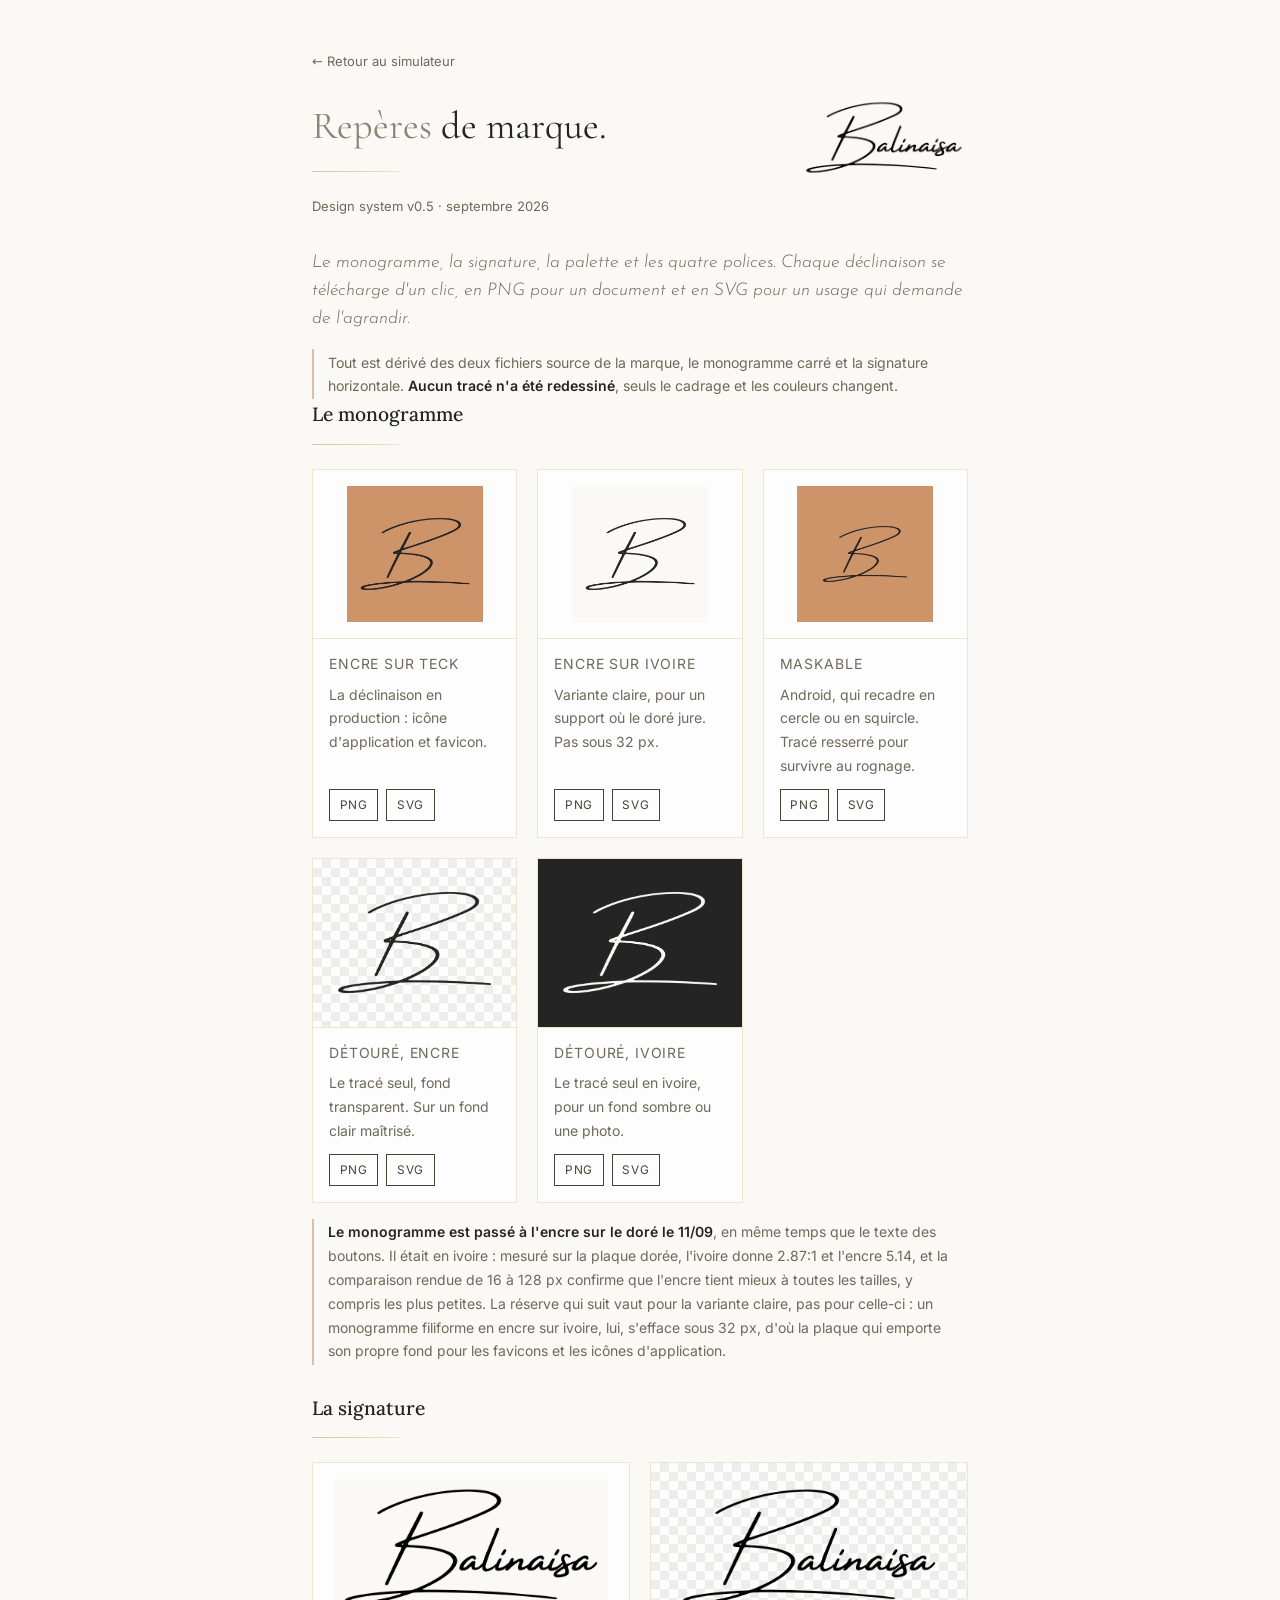
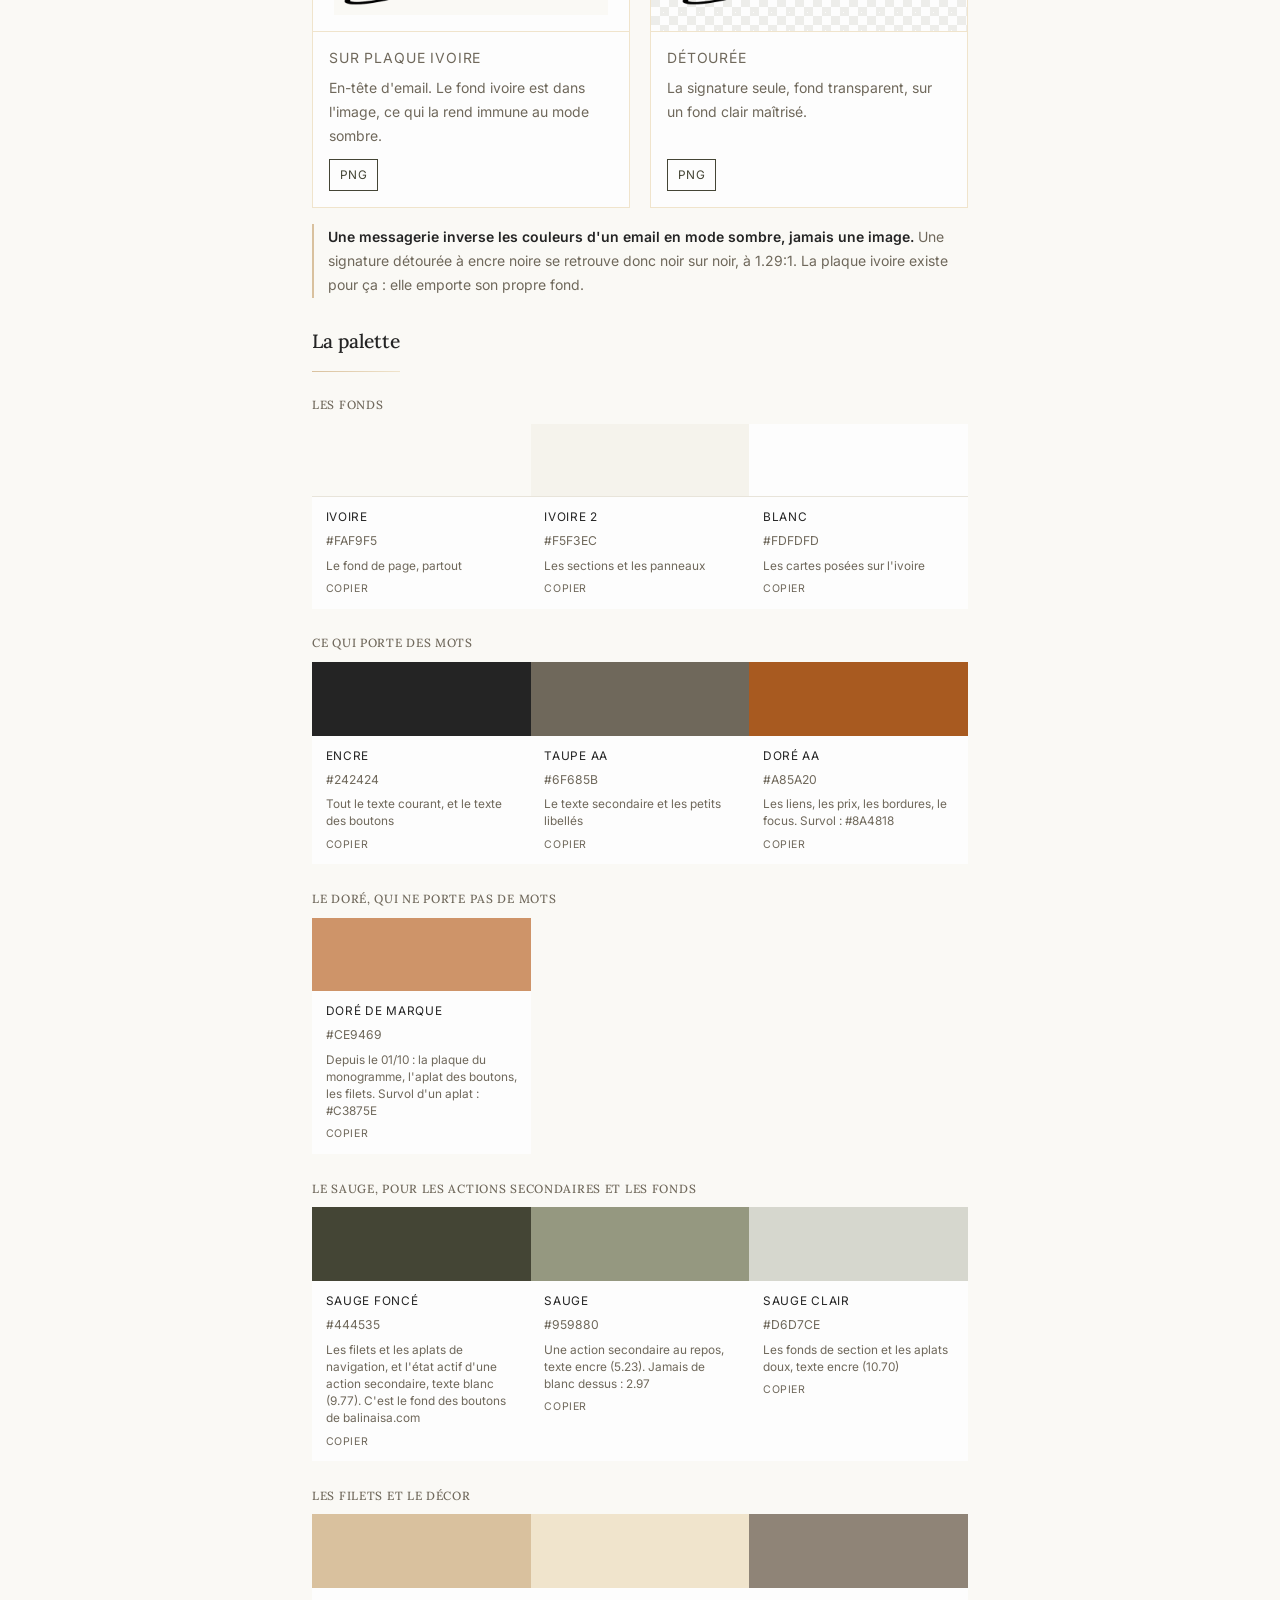
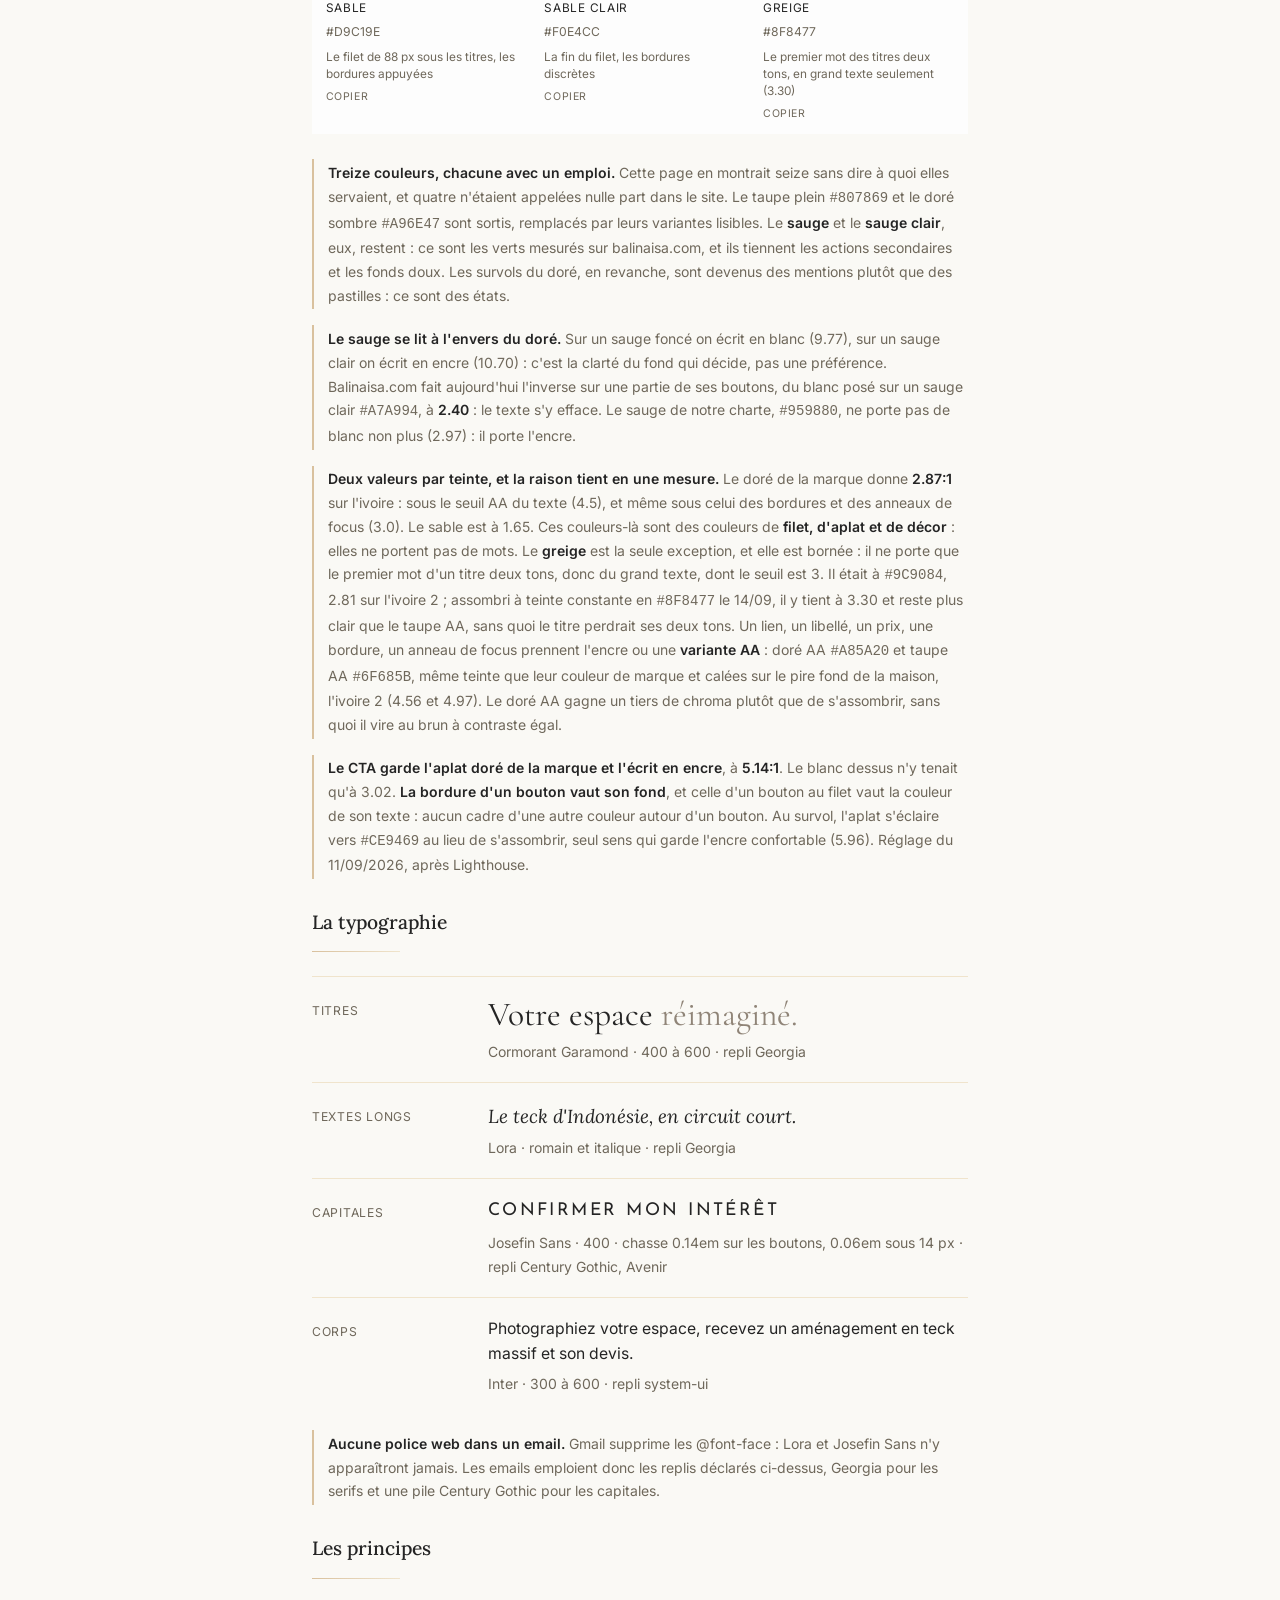
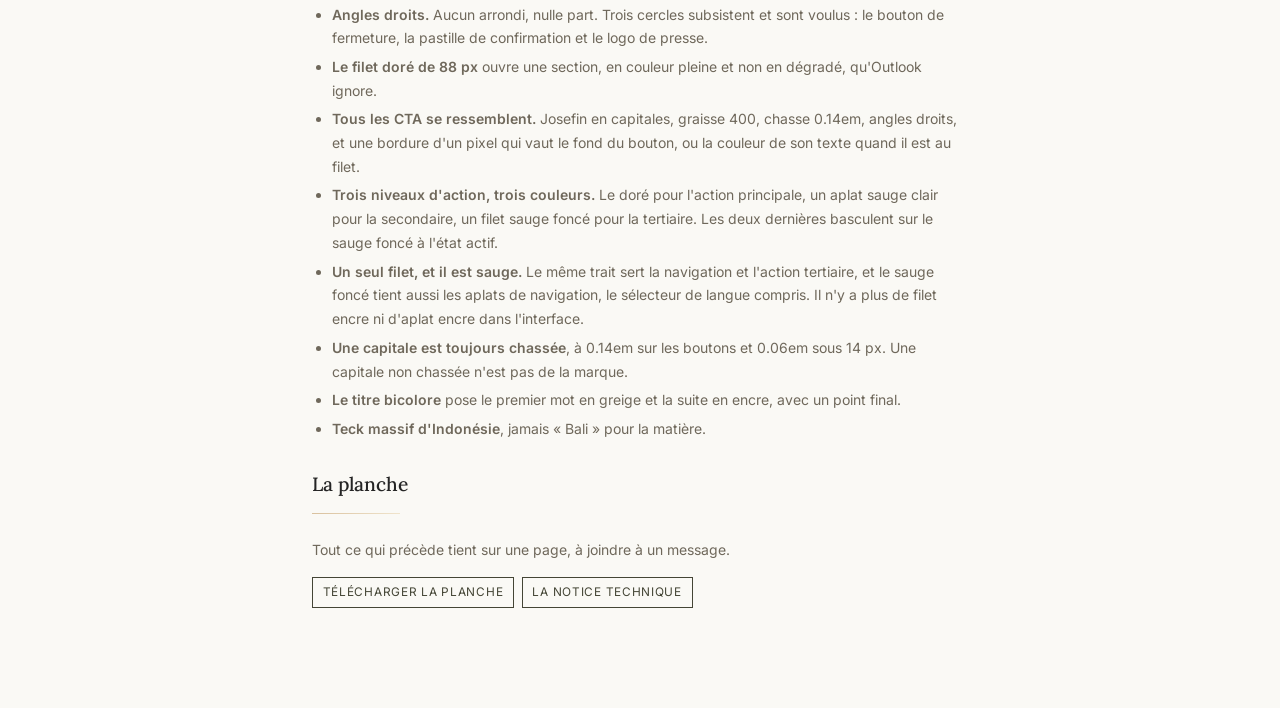
<file: marque/index.html>
<!DOCTYPE html>
<html lang="fr">
<head>
  <meta charset="UTF-8">
  <meta name="viewport" content="width=device-width, initial-scale=1.0">
  <title>Repères de marque | Balinaisa</title>
  <meta name="description" content="Le monogramme, la signature, la palette et les polices de Balinaisa. Chaque déclinaison se télécharge d'un clic.">
  <!-- Reference interne, pas du contenu editorial : hors index pour ne pas concurrencer
       les pages qui portent le referencement. Crawl autorise, sinon le noindex ne serait
       jamais lu. Volontairement absente du sitemap. -->
  <meta name="robots" content="noindex, follow">
  <link rel="icon" href="/favicon.svg?v=20261001" type="image/svg+xml">
  <link rel="icon" type="image/png" sizes="192x192" href="/favicon.png?v=20261001">
  <link rel="apple-touch-icon" href="/apple-touch-icon.png?v=20261001">
  <link rel="manifest" href="/site.webmanifest">
  <meta name="theme-color" content="#CE9469">
  <link rel="stylesheet" href="/styles.css?v=20261001">
  <!-- Hors du chemin critique : la feuille ne porte que des @font-face en font-display: swap,
       le texte s'affiche en police de secours puis bascule, avec ou sans blocage. Bloquer
       n'ajoutait qu'une requete devant le premier rendu (470 ms mesures par PSI le 03/09).
       media=print puis onload : chargee sans bloquer, noscript en secours. -->
  <link href="/fonts/fonts.css?v=20260914" rel="stylesheet" media="print" onload="this.media='all'">
  <noscript><link href="/fonts/fonts.css?v=20260914" rel="stylesheet"></noscript>
  <style>
    /* Styles propres a cette page. Dans la page et non dans styles.css : rien ici ne sert
       ailleurs, et styles.css est charge par le simulateur, ou chaque octet compte. */
    /* .legal-title du site est en Lora (--font-serif). Sur une page qui documente le systeme,
       le titre doit porter la police de TITRAGE qu'elle declare, sinon elle se contredit en
       en-tete. Surcharge locale seulement : les pages presse et confidentialite ne bougent pas,
       leur choix est a arbitrer separement. */
    .legal-title { font-family: var(--font-display); font-weight: 400; font-size: 2.4rem; }

    /* Cartes de hauteur egale : sans ca, une legende qui passe sur deux lignes decale
       la vignette voisine et la grille se met a onduler. */
    .ds-card { display: flex; flex-direction: column; }
    .ds-corps { flex: 1; display: flex; flex-direction: column; }
    .ds-dl { margin-top: auto; }

    .ds-hero { display: flex; justify-content: space-between; align-items: flex-start; gap: 2rem; flex-wrap: wrap; }
    .ds-hero-logo { width: 168px; height: auto; flex: none; }

    .ds-grid { display: grid; gap: 1.25rem; grid-template-columns: repeat(auto-fill, minmax(196px, 1fr)); }
    .ds-card { border: 1px solid var(--bali-sable-clair); background: var(--bali-blanc); }
    .ds-vue { height: 168px; display: flex; align-items: center; justify-content: center; padding: 1rem; }
    .ds-vue img { max-width: 100%; max-height: 100%; display: block; }
    /* Damier : rend visible la transparence d'un PNG detoure, qu'un fond uni masquerait. */
    .ds-vue--damier {
      background-image:
        linear-gradient(45deg, #EDEDEA 25%, transparent 25%), linear-gradient(-45deg, #EDEDEA 25%, transparent 25%),
        linear-gradient(45deg, transparent 75%, #EDEDEA 75%), linear-gradient(-45deg, transparent 75%, #EDEDEA 75%);
      background-size: 18px 18px; background-position: 0 0, 0 9px, 9px -9px, -9px 0;
    }
    .ds-vue--sombre { background: var(--bali-encre); }
    .ds-corps { padding: .85rem 1rem 1rem; border-top: 1px solid var(--bali-sable-clair); }
    .ds-nom { font-family: var(--font-sans); font-size: .78rem; letter-spacing: var(--tracking-small);
              text-transform: uppercase; color: var(--bali-encre); margin: 0 0 .4rem; }
    /* Tout texte de cette page passe par les jetons AA (--text-sub, --primary), jamais par les
       couleurs de marque brutes : le taupe plein tombait a 4.29 sur le blanc des cartes, le sauge
       a 2.82, et la page enfreignait la regle qu elle enonce (25/09). */
    .ds-usage { font-size: .82rem; line-height: 1.5; color: var(--text-sub); margin: 0 0 .7rem; }
    .ds-dl { display: flex; gap: .5rem; }
    /* Un telechargement est une action tertiaire : le filet sauge fonce de .btn-ghost, bordure de
       la couleur du texte. Etait du dore plein sur un cadre sable (2.97) et du blanc sur le dore
       au survol (3.02), les deux paires que la palette ci-dessous interdit. */
    .ds-dl a { font-family: var(--font-sans); font-size: .74rem; letter-spacing: var(--tracking-small); text-transform: uppercase;
               color: var(--secondaire-active); text-decoration: none; border: 1px solid var(--secondaire-active);
               padding: .3rem .6rem; }
    .ds-dl a:hover, .ds-dl a:focus-visible { background: var(--secondaire-active); color: var(--on-secondaire-active); }

    .ds-couleurs { display: grid; grid-template-columns: repeat(auto-fill, minmax(168px, 1fr)); gap: 0; margin-bottom: 1.6rem; }
    .ds-groupe { font-family: var(--font-sans); font-size: .74rem; font-weight: 600; letter-spacing: var(--tracking-small);
      text-transform: uppercase; color: var(--text-muted); margin: 0 0 .55rem; }
    .ds-role { display: block; margin-top: .3rem; font-family: var(--font-sans); font-size: .74rem;
      line-height: 1.45; color: var(--text-sub); }
    /* Le libelle vit SOUS la couleur, jamais dessus : la moitie de la palette est faite de tons
       moyens ou aucun texte ne passe le seuil AA. Le poser sur le fond de la page le rend lisible
       pour toutes les valeurs, et dit au passage que ces couleurs-la sont des fonds. */
    .ds-c { padding: 0; background: var(--bali-blanc); }
    .ds-chip { display: block; height: 4.6rem; }
    .ds-meta { display: block; padding: .7rem .85rem .85rem; color: var(--bali-encre); }
    .ds-c b { display: block; font-family: var(--font-sans); font-size: .74rem; letter-spacing: var(--tracking-small);
              text-transform: uppercase; font-weight: 400; }
    .ds-c code { font-family: var(--font-sans); font-size: .76rem; color: var(--text-sub); }
    .ds-c button { display: block; margin-top: .45rem; background: none; border: 0; padding: 0; cursor: pointer;
                   font-family: var(--font-sans); font-size: .66rem; letter-spacing: var(--tracking-small); text-transform: uppercase;
                   color: var(--text-sub); }
    .ds-c button:hover { color: var(--primary); }

    .ds-typo { border-top: 1px solid var(--bali-sable-clair); padding: 1.15rem 0; display: flex; gap: 1.6rem; flex-wrap: wrap; }
    .ds-typo-role { width: 150px; flex: none; font-family: var(--font-sans); font-size: .76rem;
                    letter-spacing: var(--tracking-small); text-transform: uppercase; color: var(--text-sub); padding-top: .35rem; }
    .ds-typo-corps { flex: 1; min-width: 240px; }
    .ds-typo-detail { font-size: .8rem; color: var(--text-sub); margin: .35rem 0 0; }

    .ds-note { border-left: 2px solid var(--bali-sable); padding: .1rem 0 .1rem .9rem; margin: 1rem 0 0;
               font-size: .88rem; line-height: 1.65; color: var(--text-sub); }
    .ds-note b { color: var(--bali-encre); font-weight: 600; }

    @media (max-width: 620px) {
      .ds-hero-logo { width: 120px; }
      .ds-typo-role { width: 100%; padding-top: 0; }
    }
  </style>
</head>
<body>
  <main class="legal-page">
    <a class="legal-back" href="/">← Retour au simulateur</a>

    <div class="ds-hero">
      <div>
        <h1 class="legal-title"><span class="bali-muted">Repères</span> de marque.</h1>
        <hr class="bali-rule">
        <p class="legal-updated">Design system v0.5 · septembre 2026</p>
      </div>
      <img class="ds-hero-logo" src="/marque/signature_encre_transparent.png" alt="Balinaisa">
    </div>

    <p class="bali-standfirst">Le monogramme, la signature, la palette et les quatre polices. Chaque déclinaison
      se télécharge d'un clic, en PNG pour un document et en SVG pour un usage qui demande de l'agrandir.</p>

    <p class="ds-note">Tout est dérivé des deux fichiers source de la marque, le monogramme carré et la
      signature horizontale. <b>Aucun tracé n'a été redessiné</b>, seuls le cadrage et les couleurs changent.</p>

    <section class="legal-section">
      <h2>Le monogramme</h2>
      <hr class="bali-rule">
      <div class="ds-grid">

        <div class="ds-card">
          <div class="ds-vue"><img src="/marque/monogramme_carre_encre-sur-teck.png" alt="Monogramme encre sur teck doré"></div>
          <div class="ds-corps">
            <p class="ds-nom">Encre sur teck</p>
            <p class="ds-usage">La déclinaison en production : icône d'application et favicon.</p>
            <p class="ds-dl"><a href="/marque/monogramme_carre_encre-sur-teck.png" download>PNG</a>
               <a href="/marque/monogramme_carre_encre-sur-teck.svg" download>SVG</a></p>
          </div>
        </div>

        <div class="ds-card">
          <div class="ds-vue"><img src="/marque/monogramme_carre_encre-sur-ivoire.png" alt="Monogramme encre sur ivoire"></div>
          <div class="ds-corps">
            <p class="ds-nom">Encre sur ivoire</p>
            <p class="ds-usage">Variante claire, pour un support où le doré jure. Pas sous 32 px.</p>
            <p class="ds-dl"><a href="/marque/monogramme_carre_encre-sur-ivoire.png" download>PNG</a>
               <a href="/marque/monogramme_carre_encre-sur-ivoire.svg" download>SVG</a></p>
          </div>
        </div>

        <div class="ds-card">
          <div class="ds-vue"><img src="/marque/monogramme_maskable_encre-sur-teck.png" alt="Monogramme maskable"></div>
          <div class="ds-corps">
            <p class="ds-nom">Maskable</p>
            <p class="ds-usage">Android, qui recadre en cercle ou en squircle. Tracé resserré pour survivre au rognage.</p>
            <p class="ds-dl"><a href="/marque/monogramme_maskable_encre-sur-teck.png" download>PNG</a>
               <a href="/marque/monogramme_maskable_encre-sur-teck.svg" download>SVG</a></p>
          </div>
        </div>

        <div class="ds-card">
          <div class="ds-vue ds-vue--damier"><img src="/marque/monogramme_libre_encre_transparent.png" alt="Monogramme détouré en encre"></div>
          <div class="ds-corps">
            <p class="ds-nom">Détouré, encre</p>
            <p class="ds-usage">Le tracé seul, fond transparent. Sur un fond clair maîtrisé.</p>
            <p class="ds-dl"><a href="/marque/monogramme_libre_encre_transparent.png" download>PNG</a>
               <a href="/marque/monogramme_libre_encre_transparent.svg" download>SVG</a></p>
          </div>
        </div>

        <div class="ds-card">
          <div class="ds-vue ds-vue--sombre"><img src="/marque/monogramme_libre_ivoire_transparent.png" alt="Monogramme détouré en ivoire"></div>
          <div class="ds-corps">
            <p class="ds-nom">Détouré, ivoire</p>
            <p class="ds-usage">Le tracé seul en ivoire, pour un fond sombre ou une photo.</p>
            <p class="ds-dl"><a href="/marque/monogramme_libre_ivoire_transparent.png" download>PNG</a>
               <a href="/marque/monogramme_libre_ivoire_transparent.svg" download>SVG</a></p>
          </div>
        </div>

      </div>
      <p class="ds-note"><b>Le monogramme est passé à l'encre sur le doré le 11/09</b>, en même temps que
        le texte des boutons. Il était en ivoire : mesuré sur la plaque dorée, l'ivoire donne 2.87:1 et
        l'encre 5.14, et la comparaison rendue de 16 à 128 px confirme que l'encre tient mieux à toutes
        les tailles, y compris les plus petites. La réserve qui suit vaut pour la variante claire, pas
        pour celle-ci : un monogramme filiforme en encre sur ivoire, lui, s'efface sous 32 px, d'où la
        plaque qui emporte son propre fond pour les favicons et les icônes d'application.</p>
    </section>

    <section class="legal-section">
      <h2>La signature</h2>
      <hr class="bali-rule">
      <div class="ds-grid" style="grid-template-columns:repeat(auto-fill,minmax(280px,1fr))">
        <div class="ds-card">
          <div class="ds-vue"><img src="/marque/signature_plaque-ivoire.png" alt="Signature sur plaque ivoire"></div>
          <div class="ds-corps">
            <p class="ds-nom">Sur plaque ivoire</p>
            <p class="ds-usage">En-tête d'email. Le fond ivoire est dans l'image, ce qui la rend immune au mode sombre.</p>
            <p class="ds-dl"><a href="/marque/signature_plaque-ivoire.png" download>PNG</a></p>
          </div>
        </div>
        <div class="ds-card">
          <div class="ds-vue ds-vue--damier"><img src="/marque/signature_encre_transparent.png" alt="Signature détourée"></div>
          <div class="ds-corps">
            <p class="ds-nom">Détourée</p>
            <p class="ds-usage">La signature seule, fond transparent, sur un fond clair maîtrisé.</p>
            <p class="ds-dl"><a href="/marque/signature_encre_transparent.png" download>PNG</a></p>
          </div>
        </div>
      </div>
      <p class="ds-note"><b>Une messagerie inverse les couleurs d'un email en mode sombre, jamais une image.</b>
        Une signature détourée à encre noire se retrouve donc noir sur noir, à 1.29:1. La plaque ivoire
        existe pour ça : elle emporte son propre fond.</p>
    </section>

    <section class="legal-section">
      <h2>La palette</h2>
      <hr class="bali-rule">
      <h3 class="ds-groupe">Les fonds</h3>
      <div class="ds-couleurs">
        <div class="ds-c"><span class="ds-chip" style="background:#FAF9F5; border-bottom:1px solid #E8E4DA;"></span><span class="ds-meta"><b>Ivoire</b><code>#FAF9F5</code><span class="ds-role">Le fond de page, partout</span><button type="button" data-hex="#FAF9F5">Copier</button></span></div>
        <div class="ds-c"><span class="ds-chip" style="background:#F5F3EC; border-bottom:1px solid #E8E4DA;"></span><span class="ds-meta"><b>Ivoire 2</b><code>#F5F3EC</code><span class="ds-role">Les sections et les panneaux</span><button type="button" data-hex="#F5F3EC">Copier</button></span></div>
        <div class="ds-c"><span class="ds-chip" style="background:#FDFDFD; border-bottom:1px solid #E8E4DA;"></span><span class="ds-meta"><b>Blanc</b><code>#FDFDFD</code><span class="ds-role">Les cartes posées sur l'ivoire</span><button type="button" data-hex="#FDFDFD">Copier</button></span></div>
      </div>
      <h3 class="ds-groupe">Ce qui porte des mots</h3>
      <div class="ds-couleurs">
        <div class="ds-c"><span class="ds-chip" style="background:#242424;"></span><span class="ds-meta"><b>Encre</b><code>#242424</code><span class="ds-role">Tout le texte courant, et le texte des boutons</span><button type="button" data-hex="#242424">Copier</button></span></div>
        <div class="ds-c"><span class="ds-chip" style="background:#6F685B;"></span><span class="ds-meta"><b>Taupe AA</b><code>#6F685B</code><span class="ds-role">Le texte secondaire et les petits libellés</span><button type="button" data-hex="#6F685B">Copier</button></span></div>
        <div class="ds-c"><span class="ds-chip" style="background:#A85A20;"></span><span class="ds-meta"><b>Doré AA</b><code>#A85A20</code><span class="ds-role">Les liens, les prix, les bordures, le focus. Survol&nbsp;: #8A4818</span><button type="button" data-hex="#A85A20">Copier</button></span></div>
      </div>
      <h3 class="ds-groupe">Le doré, qui ne porte pas de mots</h3>
      <div class="ds-couleurs">
        <div class="ds-c"><span class="ds-chip" style="background:#CE9469;"></span><span class="ds-meta"><b>Doré de marque</b><code>#CE9469</code><span class="ds-role">Depuis le 01/10&nbsp;: la plaque du monogramme, l'aplat des boutons, les filets. Survol d'un aplat&nbsp;: #C3875E</span><button type="button" data-hex="#CE9469">Copier</button></span></div>
      </div>
      <h3 class="ds-groupe">Le sauge, pour les actions secondaires et les fonds</h3>
      <div class="ds-couleurs">
        <div class="ds-c"><span class="ds-chip" style="background:#444535;"></span><span class="ds-meta"><b>Sauge foncé</b><code>#444535</code><span class="ds-role">Les filets et les aplats de navigation, et l'état actif d'une action secondaire, texte blanc (9.77). C'est le fond des boutons de balinaisa.com</span><button type="button" data-hex="#444535">Copier</button></span></div>
        <div class="ds-c"><span class="ds-chip" style="background:#959880;"></span><span class="ds-meta"><b>Sauge</b><code>#959880</code><span class="ds-role">Une action secondaire au repos, texte encre (5.23). Jamais de blanc dessus&nbsp;: 2.97</span><button type="button" data-hex="#959880">Copier</button></span></div>
        <div class="ds-c"><span class="ds-chip" style="background:#D6D7CE;"></span><span class="ds-meta"><b>Sauge clair</b><code>#D6D7CE</code><span class="ds-role">Les fonds de section et les aplats doux, texte encre (10.70)</span><button type="button" data-hex="#D6D7CE">Copier</button></span></div>
      </div>
      <h3 class="ds-groupe">Les filets et le décor</h3>
      <div class="ds-couleurs">
        <div class="ds-c"><span class="ds-chip" style="background:#D9C19E;"></span><span class="ds-meta"><b>Sable</b><code>#D9C19E</code><span class="ds-role">Le filet de 88&nbsp;px sous les titres, les bordures appuyées</span><button type="button" data-hex="#D9C19E">Copier</button></span></div>
        <div class="ds-c"><span class="ds-chip" style="background:#F0E4CC;"></span><span class="ds-meta"><b>Sable clair</b><code>#F0E4CC</code><span class="ds-role">La fin du filet, les bordures discrètes</span><button type="button" data-hex="#F0E4CC">Copier</button></span></div>
        <div class="ds-c"><span class="ds-chip" style="background:#8F8477;"></span><span class="ds-meta"><b>Greige</b><code>#8F8477</code><span class="ds-role">Le premier mot des titres deux tons, en grand texte seulement (3.30)</span><button type="button" data-hex="#8F8477">Copier</button></span></div>
      </div>
      <p class="ds-note"><b>Treize couleurs, chacune avec un emploi.</b> Cette page en montrait seize sans
        dire à quoi elles servaient, et quatre n'étaient appelées nulle part dans le site. Le taupe plein
        <code>#807869</code> et le doré sombre <code>#A96E47</code> sont sortis, remplacés par leurs
        variantes lisibles. Le <b>sauge</b> et le <b>sauge clair</b>, eux, restent : ce sont les verts
        mesurés sur balinaisa.com, et ils tiennent les actions secondaires et les fonds doux. Les survols
        du doré, en revanche, sont devenus des mentions plutôt que des pastilles : ce sont des états.</p>
      <p class="ds-note"><b>Le sauge se lit à l'envers du doré.</b> Sur un sauge foncé on écrit en blanc
        (9.77), sur un sauge clair on écrit en encre (10.70) : c'est la clarté du fond qui décide, pas
        une préférence. Balinaisa.com fait aujourd'hui l'inverse sur une partie de ses boutons, du blanc
        posé sur un sauge clair <code>#A7A994</code>, à <b>2.40</b> : le texte s'y efface. Le sauge de
        notre charte, <code>#959880</code>, ne porte pas de blanc non plus (2.97) : il porte l'encre.</p>
      <p class="ds-note"><b>Deux valeurs par teinte, et la raison tient en une mesure.</b> Le doré de la
        marque donne <b>2.87:1</b> sur l'ivoire : sous le seuil AA du texte (4.5), et même sous celui des
        bordures et des anneaux de focus (3.0). Le sable est à 1.65. Ces couleurs-là sont
        des couleurs de <b>filet, d'aplat et de décor</b> : elles ne portent pas de mots. Le
        <b>greige</b> est la seule exception, et elle est bornée : il ne porte que le premier mot d'un
        titre deux tons, donc du grand texte, dont le seuil est 3. Il était à <code>#9C9084</code>,
        2.81 sur l'ivoire 2 ; assombri à teinte constante en <code>#8F8477</code> le 14/09, il y
        tient à 3.30 et reste plus clair que le taupe AA, sans quoi le titre perdrait ses deux tons. Un lien, un
        libellé, un prix, une bordure, un anneau de focus prennent l'encre ou une <b>variante AA</b> :
        doré AA <code>#A85A20</code> et taupe AA <code>#6F685B</code>, même teinte que leur couleur de
        marque et calées sur le pire fond de la maison, l'ivoire 2 (4.56 et 4.97). Le doré AA gagne un
        tiers de chroma plutôt que de s'assombrir, sans quoi il vire au brun à contraste égal.</p>
      <p class="ds-note"><b>Le CTA garde l'aplat doré de la marque et l'écrit en encre</b>, à
        <b>5.14:1</b>. Le blanc dessus n'y tenait qu'à 3.02. <b>La bordure d'un bouton vaut son fond</b>,
        et celle d'un bouton au filet vaut la couleur de son texte : aucun cadre d'une autre couleur autour
        d'un bouton. Au survol, l'aplat s'éclaire vers <code>#CE9469</code> au lieu de s'assombrir, seul
        sens qui garde l'encre confortable (5.96). Réglage du 11/09/2026, après Lighthouse.</p>
    </section>

    <section class="legal-section">
      <h2>La typographie</h2>
      <hr class="bali-rule">

      <div class="ds-typo">
        <div class="ds-typo-role">Titres</div>
        <div class="ds-typo-corps">
          <div style="font-family:var(--font-display);font-size:2.1rem;line-height:1.15">Votre espace <span class="bali-muted">réimaginé.</span></div>
          <p class="ds-typo-detail">Cormorant Garamond · 400 à 600 · repli Georgia</p>
        </div>
      </div>

      <div class="ds-typo">
        <div class="ds-typo-role">Textes longs</div>
        <div class="ds-typo-corps">
          <div style="font-family:var(--font-serif);font-size:1.18rem;font-style:italic;line-height:1.5">Le teck d'Indonésie, en circuit court.</div>
          <p class="ds-typo-detail">Lora · romain et italique · repli Georgia</p>
        </div>
      </div>

      <div class="ds-typo">
        <div class="ds-typo-role">Capitales</div>
        <div class="ds-typo-corps">
          <div style="font-family:var(--font-caps);font-size:1.1rem;letter-spacing:var(--tracking-caps);text-transform:uppercase">Confirmer mon intérêt</div>
          <p class="ds-typo-detail">Josefin Sans · 400 · chasse 0.14em sur les boutons, 0.06em sous 14 px · repli Century Gothic, Avenir</p>
        </div>
      </div>

      <div class="ds-typo">
        <div class="ds-typo-role">Corps</div>
        <div class="ds-typo-corps">
          <div style="font-family:var(--font-sans);font-size:.98rem;line-height:1.6">Photographiez votre espace, recevez un aménagement en teck massif et son devis.</div>
          <p class="ds-typo-detail">Inter · 300 à 600 · repli system-ui</p>
        </div>
      </div>

      <p class="ds-note"><b>Aucune police web dans un email.</b> Gmail supprime les @font-face : Lora et
        Josefin Sans n'y apparaîtront jamais. Les emails emploient donc les replis déclarés ci-dessus,
        Georgia pour les serifs et une pile Century Gothic pour les capitales.</p>
    </section>

    <section class="legal-section">
      <h2>Les principes</h2>
      <hr class="bali-rule">
      <ul>
        <li><b>Angles droits.</b> Aucun arrondi, nulle part. Trois cercles subsistent et sont voulus : le bouton de fermeture, la pastille de confirmation et le logo de presse.</li>
        <li><b>Le filet doré de 88 px</b> ouvre une section, en couleur pleine et non en dégradé, qu'Outlook ignore.</li>
        <li><b>Tous les CTA se ressemblent.</b> Josefin en capitales, graisse 400, chasse 0.14em, angles droits, et une bordure d'un pixel qui vaut le fond du bouton, ou la couleur de son texte quand il est au filet.</li>
        <li><b>Trois niveaux d'action, trois couleurs.</b> Le doré pour l'action principale, un aplat sauge clair pour la secondaire, un filet sauge foncé pour la tertiaire. Les deux dernières basculent sur le sauge foncé à l'état actif.</li>
        <li><b>Un seul filet, et il est sauge.</b> Le même trait sert la navigation et l'action tertiaire, et le sauge foncé tient aussi les aplats de navigation, le sélecteur de langue compris. Il n'y a plus de filet encre ni d'aplat encre dans l'interface.</li>
        <li><b>Une capitale est toujours chassée</b>, à 0.14em sur les boutons et 0.06em sous 14 px. Une capitale non chassée n'est pas de la marque.</li>
        <li><b>Le titre bicolore</b> pose le premier mot en greige et la suite en encre, avec un point final.</li>
        <li><b>Teck massif d'Indonésie</b>, jamais « Bali » pour la matière.</li>
      </ul>
    </section>

    <section class="legal-section">
      <h2>La planche</h2>
      <hr class="bali-rule">
      <p>Tout ce qui précède tient sur une page, à joindre à un message.</p>
      <p class="ds-dl" style="margin-top:.9rem">
        <a href="/marque/planche_reperes-de-marque_v0.5.png" download>Télécharger la planche</a>
        <a href="/marque/README.md" download>La notice technique</a>
      </p>
    </section>
  </main>

  <script>
    /* Copie du hexa au clic. Sans confirmation visible, on ne sait pas si le clic a pris. */
    document.querySelectorAll('.ds-c button').forEach(function (b) {
      b.addEventListener('click', function () {
        var hex = b.getAttribute('data-hex');
        var fini = function () { b.textContent = 'Copié'; setTimeout(function () { b.textContent = 'Copier'; }, 1400); };
        /* navigator.clipboard n'existe pas hors HTTPS ni sur les navigateurs anciens :
           on retombe sur un champ temporaire plutot que de ne rien faire. */
        if (navigator.clipboard && navigator.clipboard.writeText) {
          navigator.clipboard.writeText(hex).then(fini, function () { fini(); });
        } else {
          var t = document.createElement('textarea');
          t.value = hex; t.setAttribute('readonly', ''); t.style.position = 'absolute'; t.style.left = '-9999px';
          document.body.appendChild(t); t.select();
          try { document.execCommand('copy'); } catch (e) {}
          document.body.removeChild(t); fini();
        }
      });
    });
  </script>
</body>
</html>
</file>
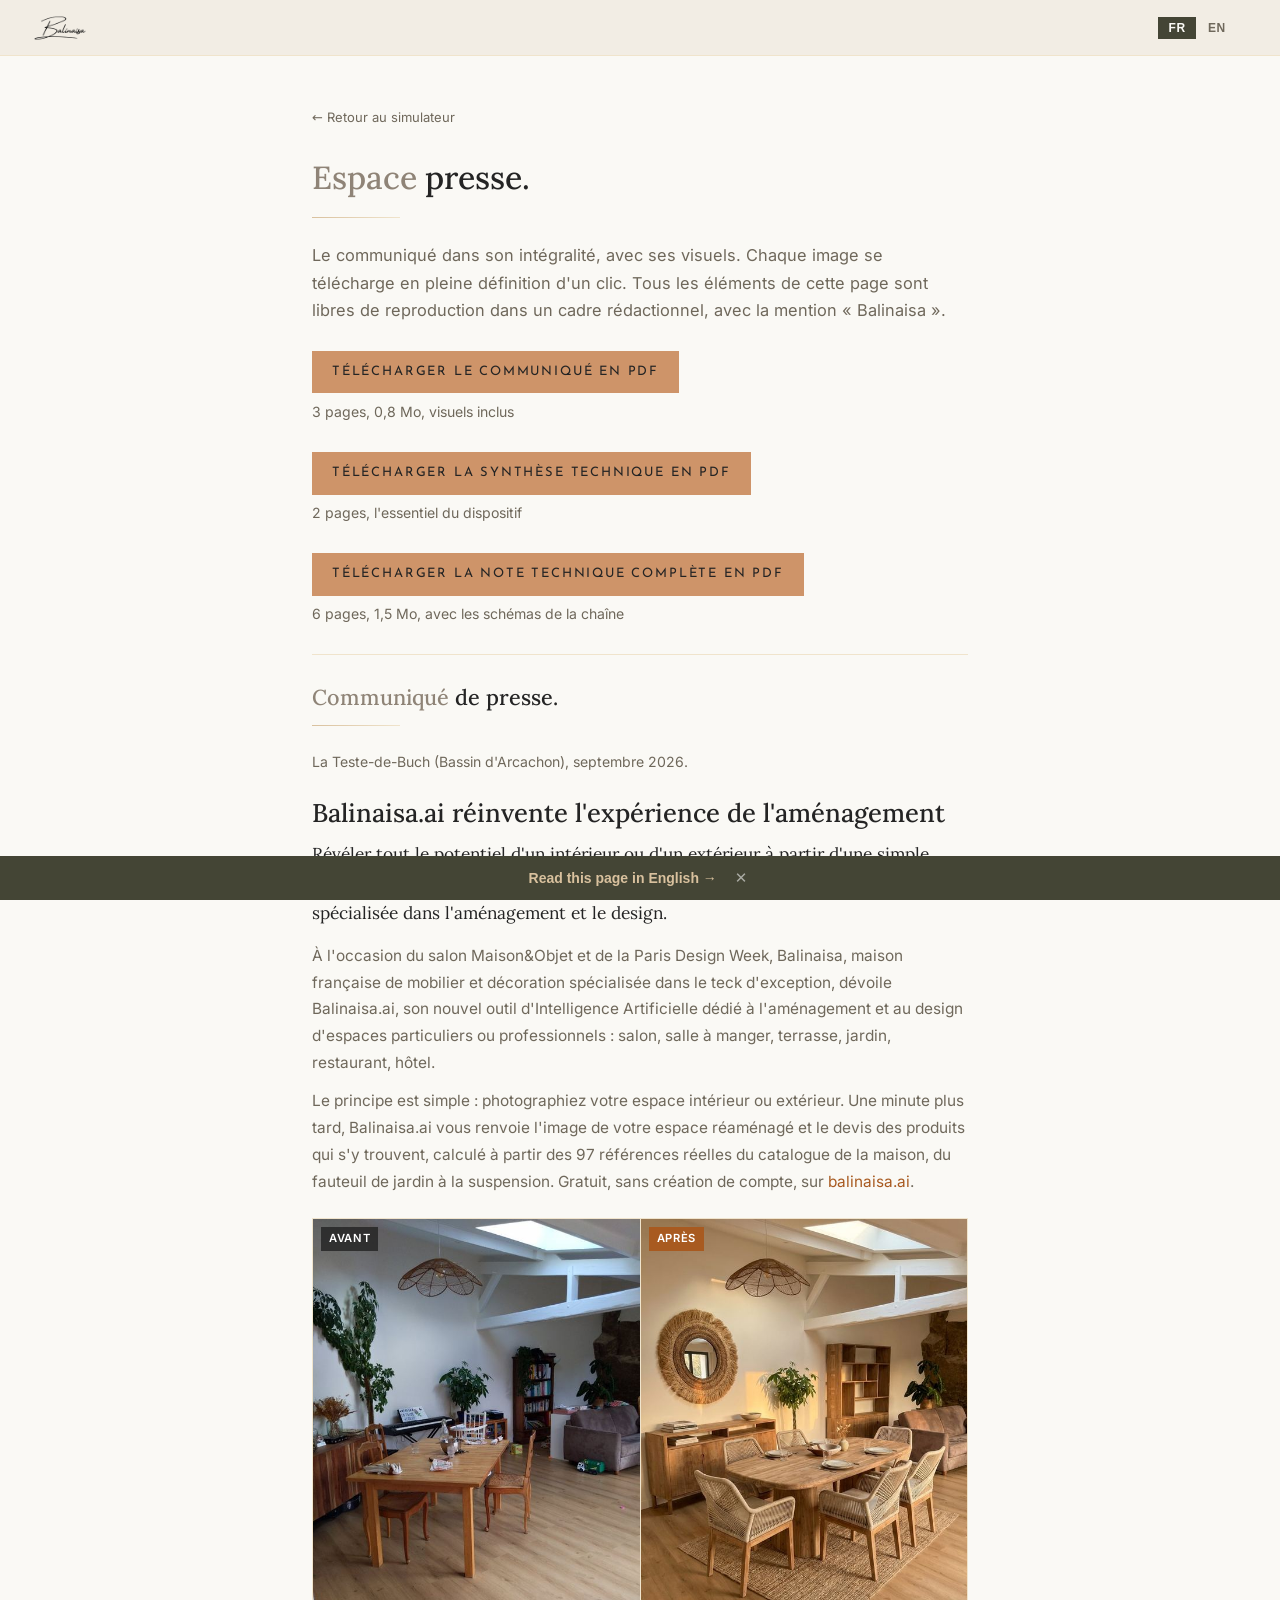
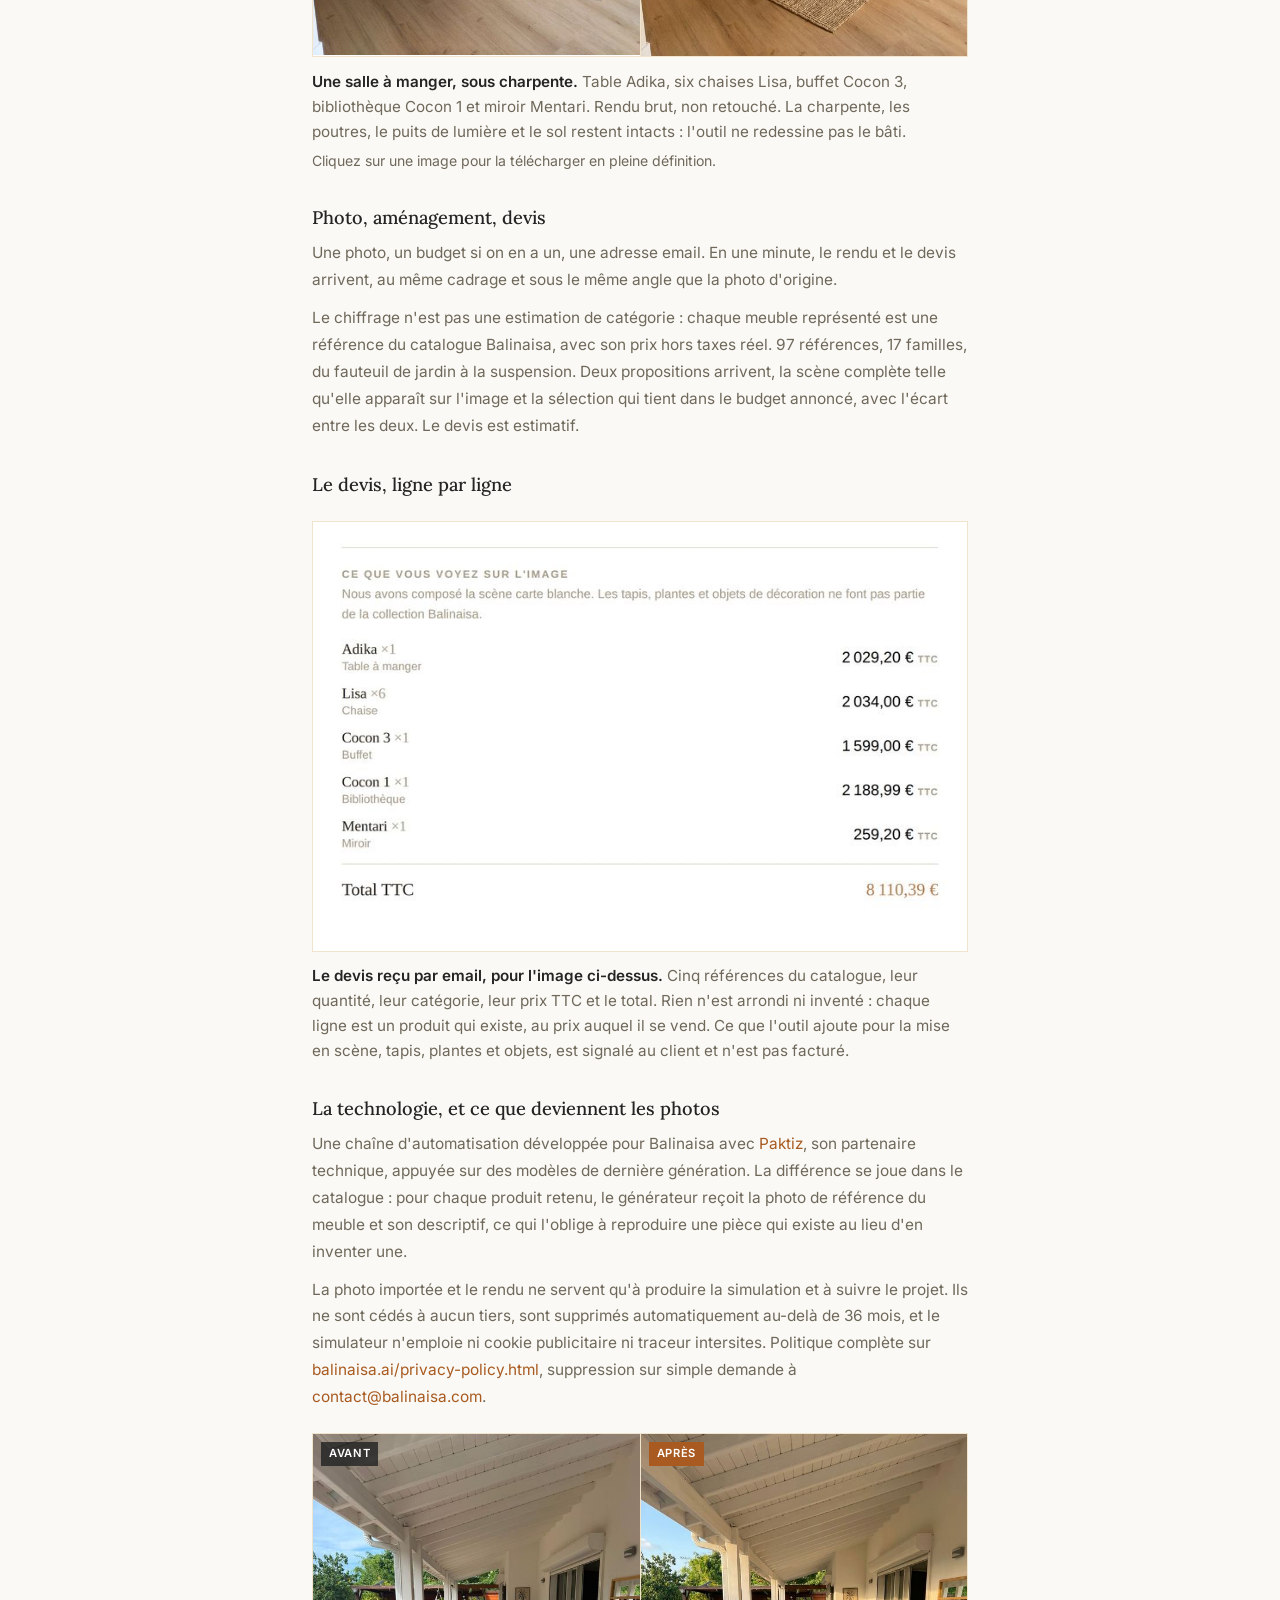
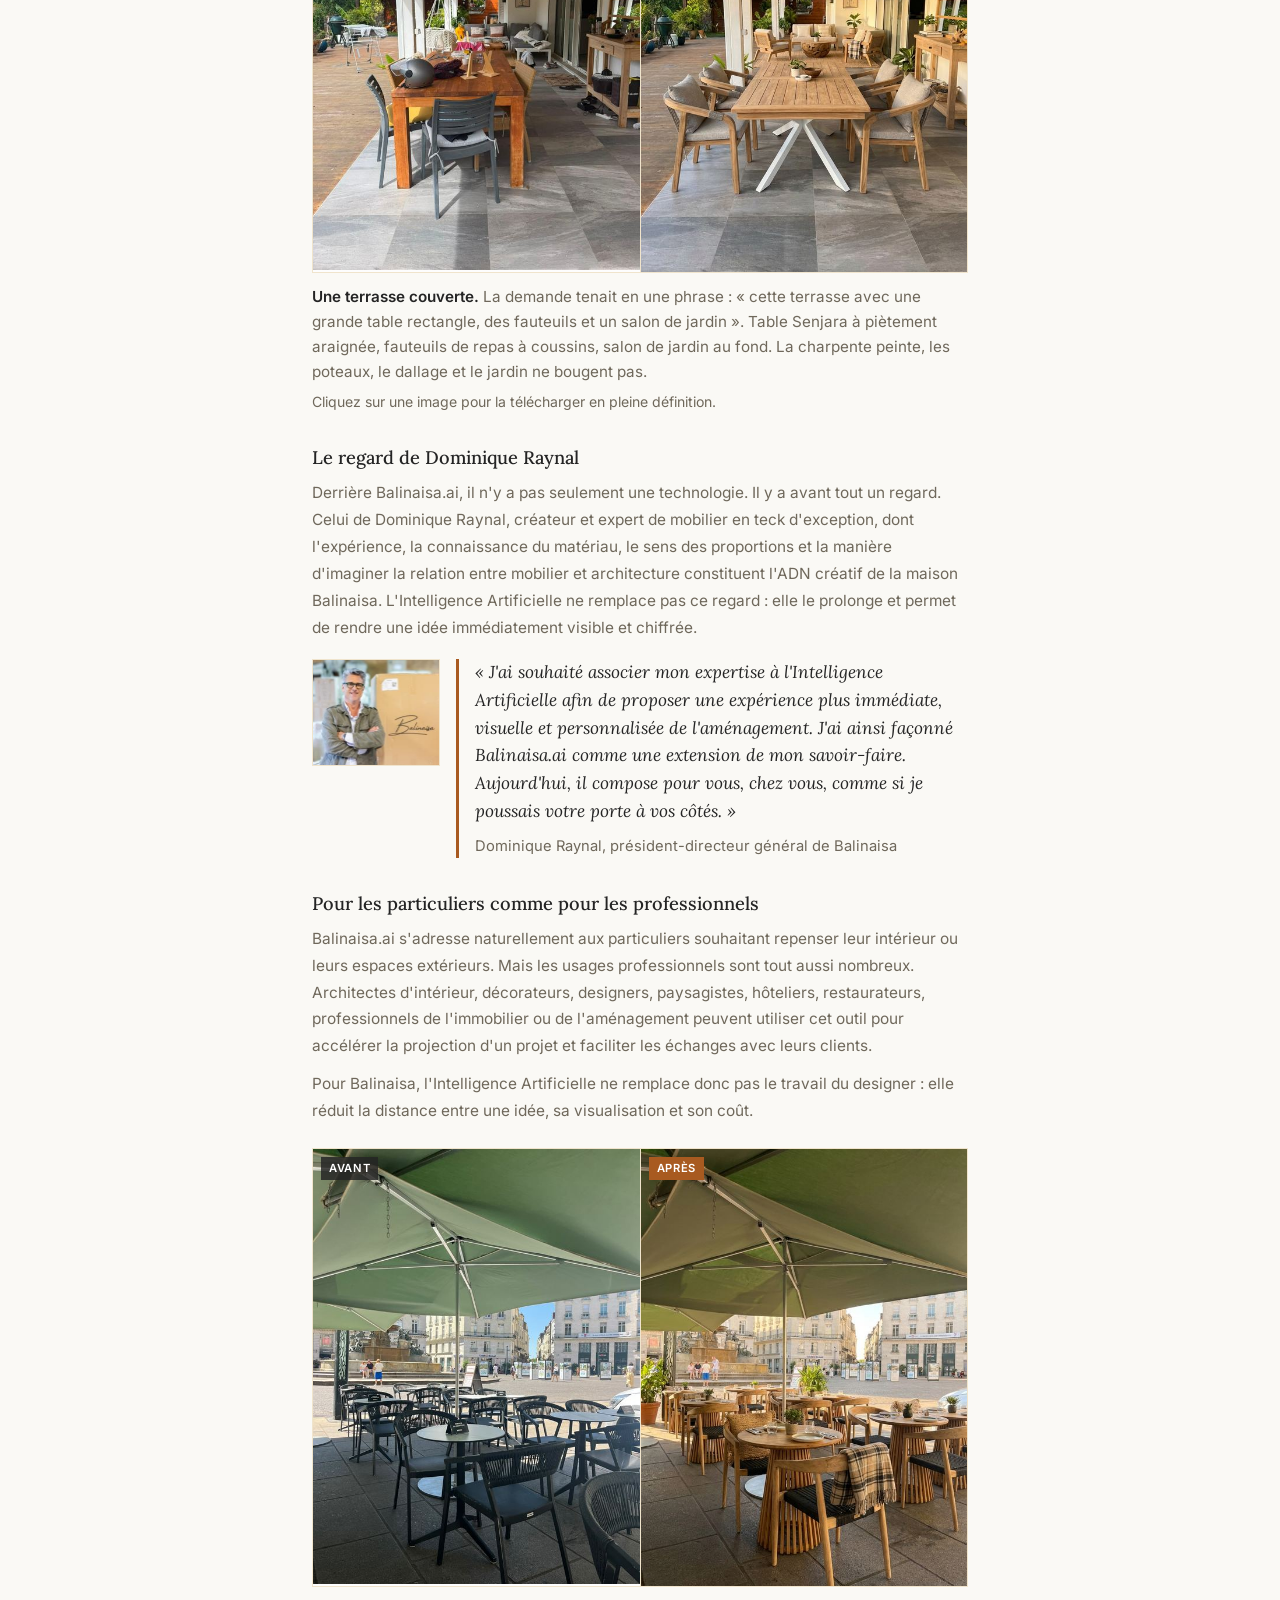
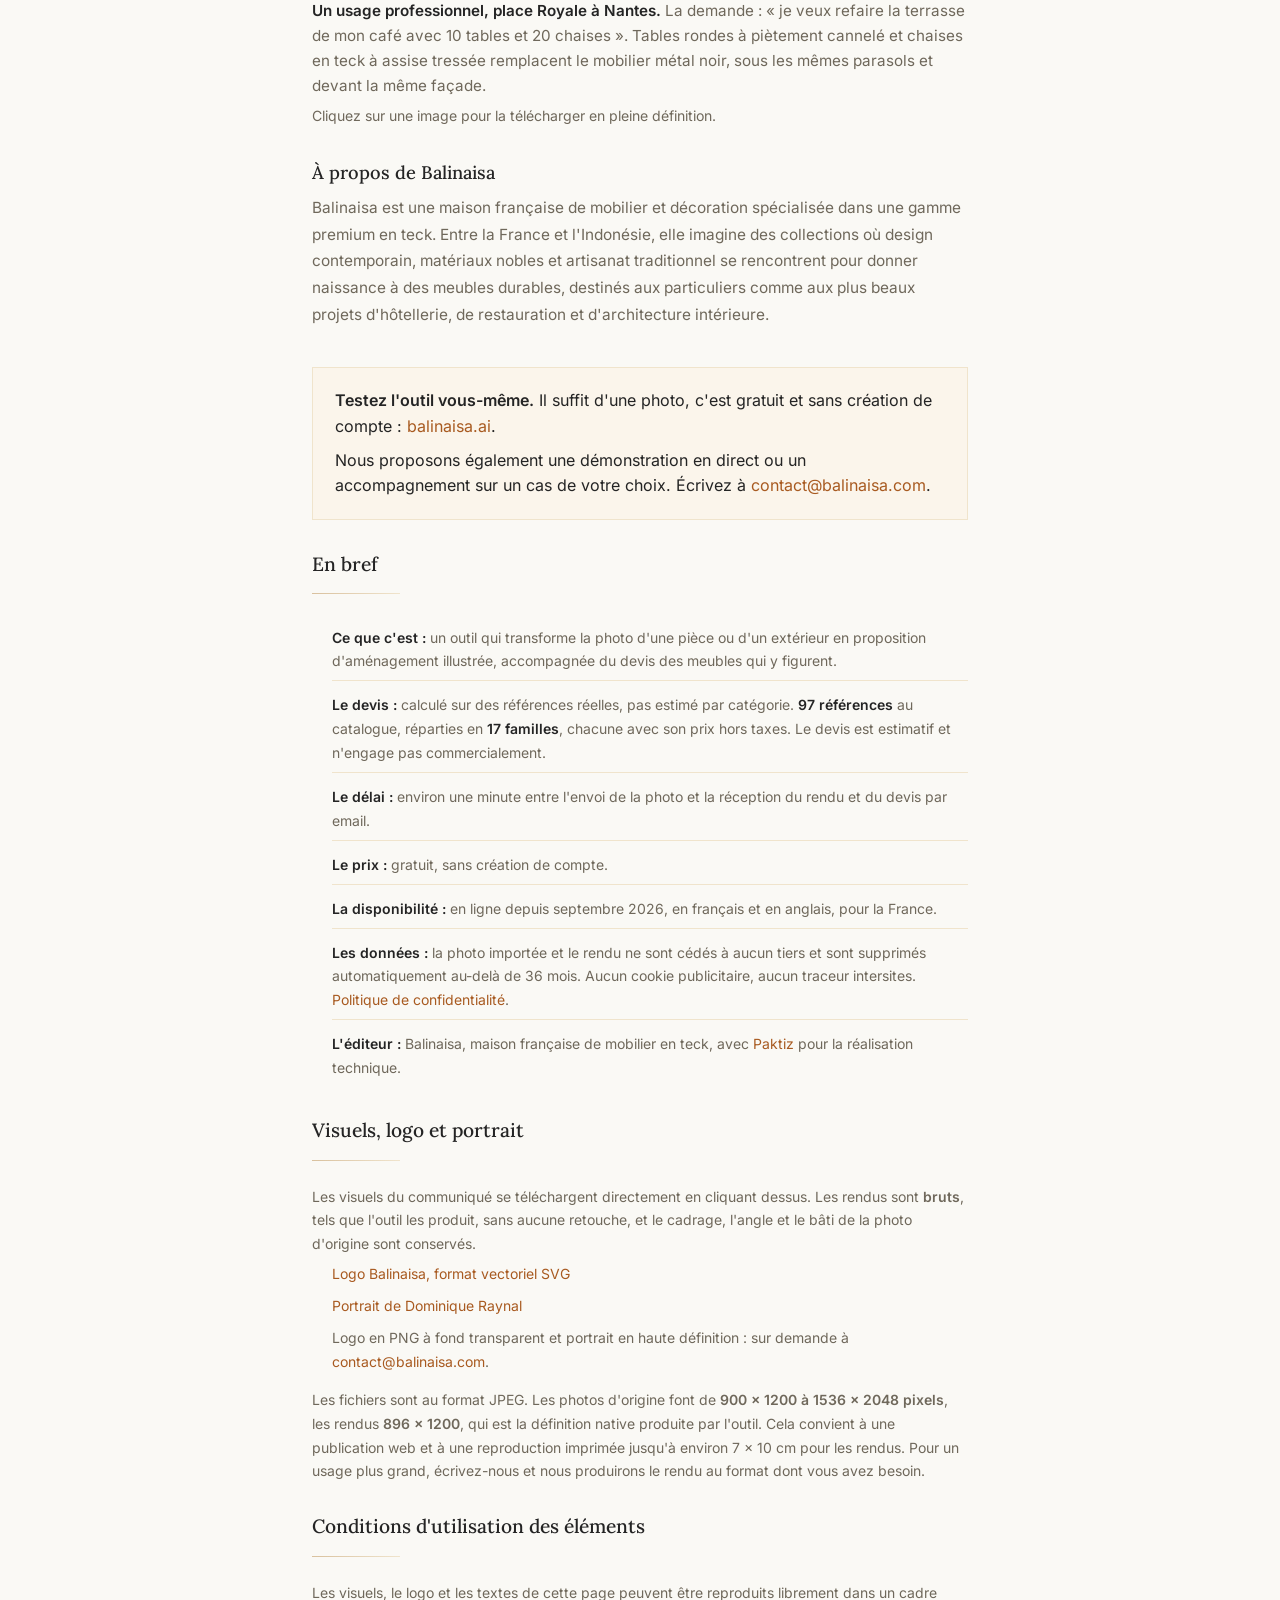
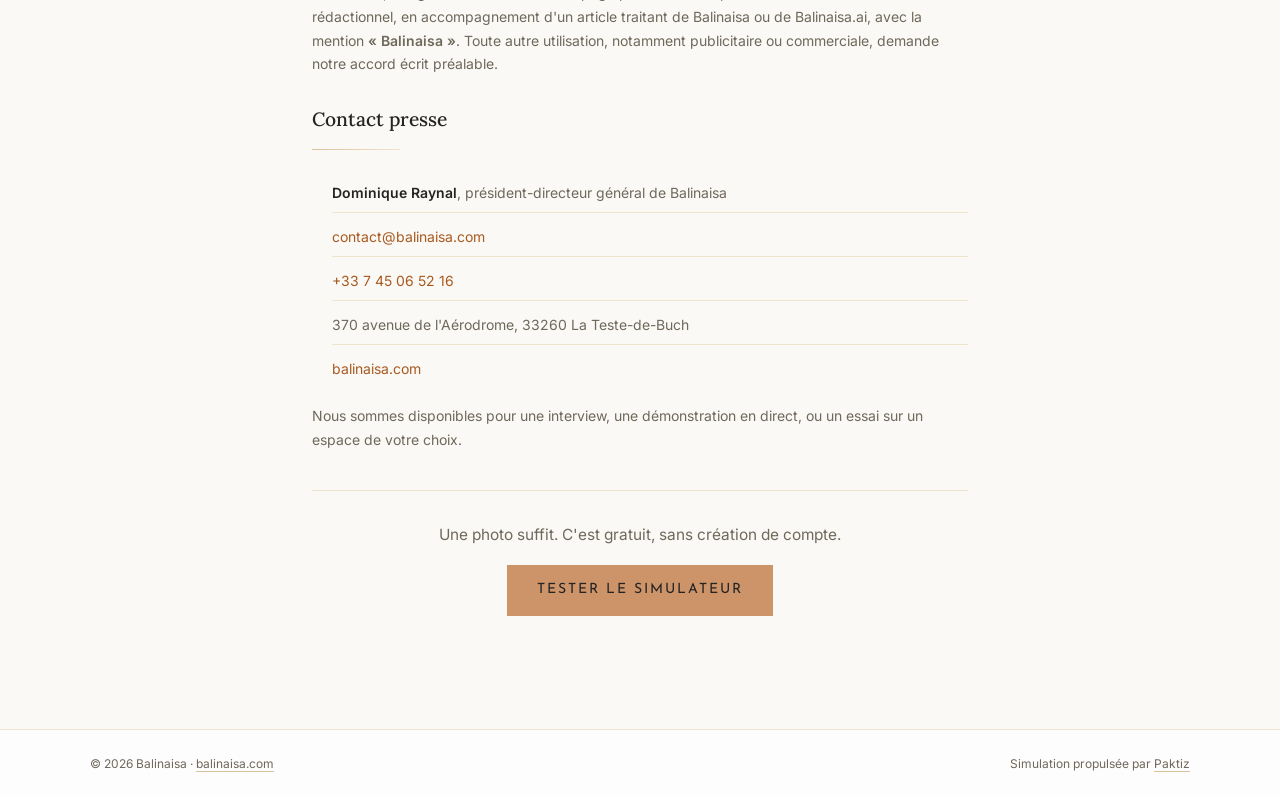
<file: presse/index.html>
<!DOCTYPE html>
<html lang="fr">
<head>
  <meta charset="UTF-8">
  <meta name="viewport" content="width=device-width, initial-scale=1.0">
  <!-- Google Tag Manager -->
  <script>(function(w,d,s,l,i){w[l]=w[l]||[];w[l].push({'gtm.start':
  new Date().getTime(),event:'gtm.js'});var f=d.getElementsByTagName(s)[0],
  j=d.createElement(s),dl=l!='dataLayer'?'&l='+l:'';j.async=true;j.src=
  'https://www.googletagmanager.com/gtm.js?id='+i+dl;f.parentNode.insertBefore(j,f);
  })(window,document,'script','dataLayer','GTM-KN42LDBT');</script>
  <!-- End Google Tag Manager -->
  <title>Espace presse | Balinaisa.ai</title>
  <meta name="description" content="Espace presse Balinaisa.ai : l'outil qui transforme la photo d'une pièce en projet d'aménagement chiffré. Visuels avant/après, notes techniques, chiffres clés et contact.">
  <link rel="canonical" href="https://balinaisa.ai/presse/">
  <link rel="alternate" hreflang="fr" href="https://balinaisa.ai/presse/">
  <link rel="alternate" hreflang="en" href="https://balinaisa.ai/en/presse/">
  <link rel="alternate" hreflang="x-default" href="https://balinaisa.ai/presse/">
  <!-- Switch de langue et bandeau « Read this page in English » : construits par i18n.js a
       partir des hreflang ci-dessus. La page a une version anglaise depuis le 02/09 mais ne
       chargeait pas le script, donc pas de switch (releve par Charles le 03/09). -->
  <script src="/i18n.js?v=20260924" defer></script>
  <meta property="og:locale" content="fr_FR">
  <meta property="og:type" content="article">
  <meta property="og:title" content="Espace presse | Balinaisa.ai">
  <meta property="og:description" content="L'outil qui transforme la photo d'une pièce en projet d'aménagement chiffré. Visuels avant/après, notes techniques, chiffres clés et contact presse.">
  <meta property="og:url" content="https://balinaisa.ai/presse/">
  <meta property="og:image" content="https://balinaisa.ai/presse/medias/balinaisa-ai_apres_salle-a-manger-01.jpg">
  <!-- Icones : un seul bloc, identique sur toutes les pages. Elles divergeaient page par page
       (SVG seul ici, PNG seul la, trois ?v= differents, chemins tantot relatifs tantot absolus).
       Chemins ABSOLUS : une page rangee dans un sous-repertoire resoudrait un chemin relatif
       depuis son propre dossier. La marque est reversee en ivoire sur le teck dore : en encre
       sur ivoire, le trace filiforme ne laisse que 2 pixels sombres sur 256 a 16 px et
       disparait dans une barre d onglets claire. -->
  <link rel="icon" href="/favicon.svg?v=20261001" type="image/svg+xml">
  <link rel="icon" type="image/png" sizes="192x192" href="/favicon.png?v=20261001">
  <link rel="apple-touch-icon" href="/apple-touch-icon.png?v=20261001">
  <link rel="manifest" href="/site.webmanifest">
  <meta name="theme-color" content="#CE9469">
  <link rel="stylesheet" href="/styles.css?v=20261001">
  <!-- Hors du chemin critique : la feuille ne porte que des @font-face en font-display: swap,
       le texte s'affiche en police de secours puis bascule, avec ou sans blocage. Bloquer
       n'ajoutait qu'une requete devant le premier rendu (470 ms mesures par PSI le 03/09).
       media=print puis onload : chargee sans bloquer, noscript en secours. -->
  <link href="/fonts/fonts.css?v=20260914" rel="stylesheet" media="print" onload="this.media='all'">
  <noscript><link href="/fonts/fonts.css?v=20260914" rel="stylesheet"></noscript>
  <style>
    /* Styles propres a l'espace presse. Volontairement dans la page et non dans styles.css :
       la feuille globale est chargee par le simulateur sur chaque visite, et ces regles ne
       servent qu'ici. Elles s'appuient sur les variables et les classes .legal-* existantes.

       DEUX REGLES POUR TOUTE LA PAGE, posees le 03/09/2026 :

       1. UNE SEULE POLICE POUR LES PETITS TEXTES : Inter, en graisse normale. La page
          faisait varier trois familles sous 1 rem (Josefin en capitales chassees pour la
          dateline et les etiquettes, Lora heritee du blockquote pour la source de la
          citation, Inter pour le reste), ce qui se lit comme un defaut et non comme une
          intention. Les capitales chassees a .18em de Josefin sont particulierement
          couteuses en petit corps : sa hauteur d'x est faible, le design system le
          signale lui-meme comme un probleme mesure. Les titres restent en Lora, le corps
          et TOUT le petit texte en Inter.

       2. AUCUNE GRAISSE SYNTHETIQUE. fonts/fonts.css ne sert Lora qu'en 400-500 : un
          font-weight: 600 sur du Lora fait fabriquer un faux gras par le navigateur, plus
          lourd et plus sale qu'un vrai. Le titre du communique etait dans ce cas. Les
          graisses disponibles sont Lora 400-500, Josefin 300-600, Inter 300/400/500/600.

       Les valeurs de repli des variables sont celles de la v0.4 : les anciennes (#6C6C6C,
       #8A8A85) etaient des gris neutres que la charte a retires. */
    /* Les 19 <b> et <strong> de la page demandaient 700, la graisse par defaut du
       navigateur pour ces balises. Inter n'est servie qu'en 300/400/500/600 :
       chacun etait donc un faux gras synthetique, plus lourd et plus sale qu'un
       vrai, ce qui pese surtout dans les legendes et les petits textes. Mesure du
       03/09 : meme defaut ailleurs sur le site, 15 occurrences sur
       /privacy-policy.html, 5 sur /marque/, 3 sur l'accueil dont 2 en Lora 600.
       Une regle dans styles.css les reglerait toutes ; celle-ci ne couvre que
       cette page, par prudence de perimetre. */
    .legal-page b, .legal-page strong { font-weight: 600; }

    .press-lead { font-size: 1.02rem; line-height: 1.7; color: var(--text-muted, #6F685B); margin-bottom: 1.6rem; }

    /* Le communique, compose comme un document : c'est le meme texte que le PDF. */
    .cp { border-top: 1px solid var(--border, #F0E4CC); padding-top: 1.8rem; margin-bottom: 2.4rem; }
    .cp-h2 {
      font-family: var(--font-serif, Georgia, serif); font-weight: 500; font-size: 1.35rem;
      line-height: 1.25; color: var(--text, #242424); margin: 0 0 .1rem;
    }
    .cp-title {
      font-family: var(--font-serif, Georgia, serif); font-weight: 500; font-size: 1.6rem;
      line-height: 1.24; color: var(--text, #242424); margin: 1.4rem 0 .7rem;
    }
    .cp p.cp-chapo {
      font-family: var(--font-serif, Georgia, serif); font-weight: 400;
      font-size: 1.08rem; line-height: 1.7; color: var(--text, #242424); margin-bottom: .9rem;
    }
    .cp p.cp-dateline {
      font-family: var(--font-sans); font-weight: 400; font-size: .88rem;
      color: var(--text-muted, #6F685B); margin: 0 0 .2rem;
    }
        .cp h4 {
      font-family: var(--font-serif, Georgia, serif); font-weight: 500; font-size: 1.14rem;
      color: var(--text, #242424); margin: 1.9rem 0 .5rem;
    }
    .cp p { font-size: .96rem; line-height: 1.75; color: var(--text-muted, #6F685B); margin-bottom: .7rem; }

    /* Paires avant / apres. Chaque image est un lien de telechargement vers le fichier
       en taille native : c'est ce dont une redaction a besoin. */
    figure.media { margin: 1.4rem 0 0; }
    figure.media .pair { display: grid; grid-template-columns: 1fr 1fr; gap: 1px;
      background: var(--border, #F0E4CC); border: 1px solid var(--border, #F0E4CC); border-radius: 0; overflow: hidden; }
    figure.media .shot { position: relative; display: block; background: var(--bg-card, #FDFDFD); }
    figure.media img { display: block; width: 100%; height: auto; }
    figure.media .tag {
      position: absolute; top: 8px; left: 8px; background: rgba(36,36,36,.82); color: #fff;
      font-family: var(--font-sans); font-size: .7rem; letter-spacing: .06em;
      text-transform: uppercase; font-weight: 600;
      padding: 3px 8px; border-radius: 0;
    }
    figure.media .tag.after { background: var(--primary, #A85A20); }
    figure.media figcaption {
      font-family: var(--font-sans); font-weight: 400; font-size: .95rem; line-height: 1.65;
      color: var(--text-muted, #6F685B); margin-top: .7rem;
    }
    figure.media figcaption b { color: var(--text, #242424); }
    figure.media .dl {
      display: block; margin-top: .35rem; font-family: var(--font-sans); font-weight: 400;
      font-size: .88rem; color: var(--text-muted, #6F685B);
    }
    .doc-shot { border: 1px solid var(--border, #F0E4CC); border-radius: 0; overflow: hidden; display: block; }

    /* Portrait et citation */
    .voice { display: flex; gap: 16px; align-items: flex-start; margin: 1.1rem 0 .5rem; flex-wrap: wrap; }
    .voice img { width: 128px; height: auto; border: 1px solid var(--border, #F0E4CC); border-radius: 0; flex: none; }
    .voice blockquote {
      flex: 1 1 260px; border-left: 3px solid var(--primary, #A85A20); padding-left: 16px; margin: 0;
      font-family: var(--font-serif, Georgia, serif); font-style: italic; font-size: 1.08rem;
      line-height: 1.6; color: var(--text, #242424);
    }
    .voice cite {
      display: block; font-family: var(--font-sans); font-style: normal; font-weight: 400;
      font-size: .92rem; color: var(--text-muted, #6F685B); margin-top: .6rem;
    }

    .pdf-dl { margin: 0 0 1.8rem; }
    .pdf-dl a {
      display: inline-block; background: var(--primary-surface, #CE9469); color: var(--on-primary, #242424);
      border: 1px solid var(--primary-surface, #CE9469); padding: 10px 19px; border-radius: 0;
      font-family: var(--font-caps); font-weight: 400; font-size: .81rem;
      letter-spacing: var(--tracking-caps, .14em); text-transform: uppercase;
      text-decoration: none;
    }
    /* La legende passe SOUS le bouton, et non a cote. A cote, elle tenait sur la
       meme ligne pour les deux premiers boutons et basculait pour le troisieme,
       dont le libelle est plus long : trois lignes de telechargement qui ne
       s alignaient pas entre elles. Sous le bouton, c est vrai a toute largeur. */
    .pdf-dl span {
      display: block; margin: .45rem 0 0; font-family: var(--font-sans); font-weight: 400;
      font-size: .88rem; color: var(--text-muted, #6F685B);
    }
    .press-cta {
      background: #FBF5EB; border: 1px solid var(--border, #F0E4CC); border-radius: 0;
      padding: 20px 22px; margin: 1.8rem 0;
    }
    .press-cta p { margin: 0; }
    .press-cta p + p { margin-top: .5rem; }
    /* CTA de cloture. Le lien reste NU, sans UTM : c'est un lien interne au meme domaine,
       et poser des UTM dessus reinitialiserait la source d'acquisition du visiteur dans
       l'analytique, ce qui effacerait justement l'information qu'on cherche a garder. */
    .end-cta {
      border-top: 1px solid var(--border, #F0E4CC); margin-top: 2.4rem; padding-top: 2rem;
      padding-bottom: 1rem; text-align: center;
    }
    .end-cta p { margin: 0 0 1.1rem; font-size: .96rem; color: var(--text-muted, #6F685B); }
    .end-cta a {
      display: inline-block; background: var(--primary-surface, #CE9469); color: var(--on-primary, #242424);
      border: 1px solid var(--primary-surface, #CE9469); padding: 13px 29px; border-radius: 0;
      font-family: var(--font-caps); font-weight: 400; font-size: .88rem;
      letter-spacing: var(--tracking-caps, .14em); text-transform: uppercase;
      text-decoration: none;
    }
    .end-cta a:hover { background: var(--primary-surface-hover, #CE9469); }
    .facts { list-style: none; padding: 0; margin: .6rem 0 0; }
    .facts li { padding: .45rem 0; border-bottom: 1px solid var(--border, #F0E4CC); }
    .facts li:last-child { border-bottom: 0; }
    .facts b { color: var(--text, #242424); }
    .dl-list { list-style: none; padding: 0; margin: .6rem 0 0; }
    .dl-list li { margin-bottom: .5rem; }
    .legal-note {
      font-family: var(--font-sans); font-weight: 400; font-size: .9rem;
      color: var(--text-muted, #6F685B); margin-top: .9rem;
    }
  </style>
</head>
<body>
  <!-- Google Tag Manager (noscript) -->
  <noscript><iframe src="https://www.googletagmanager.com/ns.html?id=GTM-KN42LDBT"
  height="0" width="0" style="display:none;visibility:hidden"></iframe></noscript>
  <!-- End Google Tag Manager (noscript) -->

  <!-- HEADER -->
  <header class="header">
    <a href="/" class="header-logo">
      <img src="/assets/balinaisa-logo-header.png?v=20260914"
           alt="Balinaisa" width="56" height="28"
           onerror="this.outerHTML='<svg width=&quot;28&quot; height=&quot;28&quot; viewBox=&quot;0 0 28 28&quot; fill=&quot;none&quot;><rect width=&quot;28&quot; height=&quot;28&quot; rx=&quot;6&quot; fill=&quot;#CE9469&quot;/><text x=&quot;14&quot; y=&quot;20&quot; font-family=&quot;Georgia,serif&quot; font-size=&quot;16&quot; font-weight=&quot;bold&quot; text-anchor=&quot;middle&quot; fill=&quot;#fff&quot;>B</text></svg>'">
    </a>
  </header>

  <main class="legal-page">
    <a class="legal-back" href="/">← Retour au simulateur</a>
    <h1 class="legal-title"><span class="bali-muted">Espace</span> presse.</h1>
    <hr class="bali-rule">

    <p class="press-lead">Le communiqué dans son intégralité, avec ses visuels. Chaque image se télécharge en pleine définition d'un clic. Tous les éléments de cette page sont libres de reproduction dans un cadre rédactionnel, avec la mention « Balinaisa ».</p>

    <p class="pdf-dl"><a href="/presse/balinaisa-ai_communique-de-presse.pdf" download>Télécharger le communiqué en PDF</a> <span>3 pages, 0,8 Mo, visuels inclus</span></p>

    <p class="pdf-dl"><a href="/presse/balinaisa-ai_note-technique-synthese.pdf" download>Télécharger la synthèse technique en PDF</a> <span>2 pages, l'essentiel du dispositif</span></p>

    <p class="pdf-dl"><a href="/presse/balinaisa-ai_note-technique.pdf" download>Télécharger la note technique complète en PDF</a> <span>6 pages, 1,5 Mo, avec les schémas de la chaîne</span></p>

    <!-- ============ LE COMMUNIQUÉ ============
     Reprend le PDF de septembre 2026 (CP-BALINAISA-AI-1), et le DEPASSE : le CP renvoie
     explicitement ici comme « espace ressources », donc la page garde trois sections que ce
     CP-la a laissees tomber, la technologie, le sort des photos et le devis ligne par ligne.
     Tout ce qui est commun doit rester mot pour mot identique au PDF. ============ -->
    <article class="cp">
      <h2 class="cp-h2"><span class="bali-muted">Communiqué</span> de presse.</h2>
      <hr class="bali-rule">
      <p class="cp-dateline">La Teste-de-Buch (Bassin d'Arcachon), septembre 2026.</p>

      <h3 class="cp-title">Balinaisa.ai réinvente l'expérience de l'aménagement</h3>

      <p class="cp-chapo">Révéler tout le potentiel d'un intérieur ou d'un extérieur à partir d'une simple photographie : le pari de Balinaisa.ai, la nouvelle Intelligence Artificielle spécialisée dans l'aménagement et le design.</p>

      <p>À l'occasion du salon Maison&amp;Objet et de la Paris Design Week, Balinaisa, maison française de mobilier et décoration spécialisée dans le teck d'exception, dévoile Balinaisa.ai, son nouvel outil d'Intelligence Artificielle dédié à l'aménagement et au design d'espaces particuliers ou professionnels : salon, salle à manger, terrasse, jardin, restaurant, hôtel.</p>

      <p>Le principe est simple : photographiez votre espace intérieur ou extérieur. Une minute plus tard, Balinaisa.ai vous renvoie l'image de votre espace réaménagé et le devis des produits qui s'y trouvent, calculé à partir des 97 références réelles du catalogue de la maison, du fauteuil de jardin à la suspension. Gratuit, sans création de compte, sur <a href="/">balinaisa.ai</a>.</p>

      <figure class="media">
        <div class="pair">
          <a class="shot" href="/presse/medias/balinaisa-ai_avant_salle-a-manger-01.jpg" download title="Télécharger la photo d'origine"><img src="/presse/medias/apercu/balinaisa-ai_avant_salle-a-manger-01.jpg" alt="Salle à manger avant aménagement" loading="lazy"><span class="tag">Avant</span></a>
          <a class="shot" href="/presse/medias/balinaisa-ai_apres_salle-a-manger-01.jpg" download title="Télécharger le rendu"><img src="/presse/medias/apercu/balinaisa-ai_apres_salle-a-manger-01.jpg" alt="La même salle à manger aménagée par Balinaisa.ai" loading="lazy"><span class="tag after">Après</span></a>
        </div>
        <figcaption><b>Une salle à manger, sous charpente.</b> Table Adika, six chaises Lisa, buffet Cocon 3, bibliothèque Cocon 1 et miroir Mentari. Rendu brut, non retouché. La charpente, les poutres, le puits de lumière et le sol restent intacts : l'outil ne redessine pas le bâti.<span class="dl">Cliquez sur une image pour la télécharger en pleine définition.</span></figcaption>
      </figure>

      <h4>Photo, aménagement, devis</h4>
      <p>Une photo, un budget si on en a un, une adresse email. En une minute, le rendu et le devis arrivent, au même cadrage et sous le même angle que la photo d'origine.</p>
      <p>Le chiffrage n'est pas une estimation de catégorie : chaque meuble représenté est une référence du catalogue Balinaisa, avec son prix hors taxes réel. 97 références, 17 familles, du fauteuil de jardin à la suspension. Deux propositions arrivent, la scène complète telle qu'elle apparaît sur l'image et la sélection qui tient dans le budget annoncé, avec l'écart entre les deux. Le devis est estimatif.</p>

      <h4>Le devis, ligne par ligne</h4>
      <figure class="media">
        <a class="doc-shot" href="/presse/medias/balinaisa-ai_devis_salle-a-manger-01.jpg" download title="Télécharger le devis"><img src="/presse/medias/apercu/balinaisa-ai_devis_salle-a-manger-01.jpg" alt="Le devis reçu par email pour cette simulation" loading="lazy"></a>
        <figcaption><b>Le devis reçu par email, pour l'image ci-dessus.</b> Cinq références du catalogue, leur quantité, leur catégorie, leur prix TTC et le total. Rien n'est arrondi ni inventé : chaque ligne est un produit qui existe, au prix auquel il se vend. Ce que l'outil ajoute pour la mise en scène, tapis, plantes et objets, est signalé au client et n'est pas facturé.</figcaption>
      </figure>

      <h4>La technologie, et ce que deviennent les photos</h4>
      <p>Une chaîne d'automatisation développée pour Balinaisa avec <a href="https://paktiz.fr" target="_blank" rel="noopener">Paktiz</a>, son partenaire technique, appuyée sur des modèles de dernière génération. La différence se joue dans le catalogue : pour chaque produit retenu, le générateur reçoit la photo de référence du meuble et son descriptif, ce qui l'oblige à reproduire une pièce qui existe au lieu d'en inventer une.</p>
      <p>La photo importée et le rendu ne servent qu'à produire la simulation et à suivre le projet. Ils ne sont cédés à aucun tiers, sont supprimés automatiquement au-delà de 36 mois, et le simulateur n'emploie ni cookie publicitaire ni traceur intersites. Politique complète sur <a href="/privacy-policy.html">balinaisa.ai/privacy-policy.html</a>, suppression sur simple demande à <a href="mailto:contact@balinaisa.com">contact@balinaisa.com</a>.</p>

      <figure class="media">
        <div class="pair">
          <a class="shot" href="/presse/medias/balinaisa-ai_avant_terrasse-couverte-01.jpg" download title="Télécharger la photo d'origine"><img src="/presse/medias/apercu/balinaisa-ai_avant_terrasse-couverte-01.jpg" alt="Terrasse couverte avant aménagement" loading="lazy"><span class="tag">Avant</span></a>
          <a class="shot" href="/presse/medias/balinaisa-ai_apres_terrasse-couverte-01.jpg" download title="Télécharger le rendu"><img src="/presse/medias/apercu/balinaisa-ai_apres_terrasse-couverte-01.jpg" alt="La même terrasse couverte aménagée par Balinaisa.ai" loading="lazy"><span class="tag after">Après</span></a>
        </div>
        <figcaption><b>Une terrasse couverte.</b> La demande tenait en une phrase : « cette terrasse avec une grande table rectangle, des fauteuils et un salon de jardin ». Table Senjara à piètement araignée, fauteuils de repas à coussins, salon de jardin au fond. La charpente peinte, les poteaux, le dallage et le jardin ne bougent pas.<span class="dl">Cliquez sur une image pour la télécharger en pleine définition.</span></figcaption>
      </figure>

      <h4>Le regard de Dominique Raynal</h4>
      <p>Derrière Balinaisa.ai, il n'y a pas seulement une technologie. Il y a avant tout un regard. Celui de Dominique Raynal, créateur et expert de mobilier en teck d'exception, dont l'expérience, la connaissance du matériau, le sens des proportions et la manière d'imaginer la relation entre mobilier et architecture constituent l'ADN créatif de la maison Balinaisa. L'Intelligence Artificielle ne remplace pas ce regard : elle le prolonge et permet de rendre une idée immédiatement visible et chiffrée.</p>
      <div class="voice">
        <img src="/presse/medias/balinaisa-ai_portrait-dominique-raynal.jpg" alt="Dominique Raynal, fondateur de Balinaisa" loading="lazy">
        <blockquote>« J'ai souhaité associer mon expertise à l'Intelligence Artificielle afin de proposer une expérience plus immédiate, visuelle et personnalisée de l'aménagement. J'ai ainsi façonné Balinaisa.ai comme une extension de mon savoir-faire. Aujourd'hui, il compose pour vous, chez vous, comme si je poussais votre porte à vos côtés. »
          <cite>Dominique Raynal, président-directeur général de Balinaisa</cite>
        </blockquote>
      </div>

      <h4>Pour les particuliers comme pour les professionnels</h4>
      <p>Balinaisa.ai s'adresse naturellement aux particuliers souhaitant repenser leur intérieur ou leurs espaces extérieurs. Mais les usages professionnels sont tout aussi nombreux. Architectes d'intérieur, décorateurs, designers, paysagistes, hôteliers, restaurateurs, professionnels de l'immobilier ou de l'aménagement peuvent utiliser cet outil pour accélérer la projection d'un projet et faciliter les échanges avec leurs clients.</p>
      <p>Pour Balinaisa, l'Intelligence Artificielle ne remplace donc pas le travail du designer : elle réduit la distance entre une idée, sa visualisation et son coût.</p>

      <figure class="media">
        <div class="pair">
          <a class="shot" href="/presse/medias/balinaisa-ai_avant_terrasse-cafe-01.jpg" download title="Télécharger la photo d'origine"><img src="/presse/medias/apercu/balinaisa-ai_avant_terrasse-cafe-01.jpg" alt="Terrasse de café avant aménagement" loading="lazy"><span class="tag">Avant</span></a>
          <a class="shot" href="/presse/medias/balinaisa-ai_apres_terrasse-cafe-01.jpg" download title="Télécharger le rendu"><img src="/presse/medias/apercu/balinaisa-ai_apres_terrasse-cafe-01.jpg" alt="La même terrasse de café aménagée par Balinaisa.ai" loading="lazy"><span class="tag after">Après</span></a>
        </div>
        <figcaption><b>Un usage professionnel, place Royale à Nantes.</b> La demande : « je veux refaire la terrasse de mon café avec 10 tables et 20 chaises ». Tables rondes à piètement cannelé et chaises en teck à assise tressée remplacent le mobilier métal noir, sous les mêmes parasols et devant la même façade.<span class="dl">Cliquez sur une image pour la télécharger en pleine définition.</span></figcaption>
      </figure>

      <h4>À propos de Balinaisa</h4>
      <p>Balinaisa est une maison française de mobilier et décoration spécialisée dans une gamme premium en teck. Entre la France et l'Indonésie, elle imagine des collections où design contemporain, matériaux nobles et artisanat traditionnel se rencontrent pour donner naissance à des meubles durables, destinés aux particuliers comme aux plus beaux projets d'hôtellerie, de restauration et d'architecture intérieure.</p>
    </article>

    <!-- ============ POINTS CLÉS ET PRATIQUE ============ -->
    <div class="press-cta">
      <p><b>Testez l'outil vous-même.</b> Il suffit d'une photo, c'est gratuit et sans création de compte : <a href="/">balinaisa.ai</a>.</p>
      <p>Nous proposons également une démonstration en direct ou un accompagnement sur un cas de votre choix. Écrivez à <a href="mailto:contact@balinaisa.com">contact@balinaisa.com</a>.</p>
    </div>

    <section class="legal-section">
      <h2>En bref</h2>
      <hr class="bali-rule">
      <ul class="facts">
        <li><b>Ce que c'est :</b> un outil qui transforme la photo d'une pièce ou d'un extérieur en proposition d'aménagement illustrée, accompagnée du devis des meubles qui y figurent.</li>
        <li><b>Le devis :</b> calculé sur des références réelles, pas estimé par catégorie. <b>97 références</b> au catalogue, réparties en <b>17 familles</b>, chacune avec son prix hors taxes. Le devis est estimatif et n'engage pas commercialement.</li>
        <li><b>Le délai :</b> environ une minute entre l'envoi de la photo et la réception du rendu et du devis par email.</li>
        <li><b>Le prix :</b> gratuit, sans création de compte.</li>
        <li><b>La disponibilité :</b> en ligne depuis septembre 2026, en français et en anglais, pour la France.</li>
        <li><b>Les données :</b> la photo importée et le rendu ne sont cédés à aucun tiers et sont supprimés automatiquement au-delà de 36 mois. Aucun cookie publicitaire, aucun traceur intersites. <a href="/privacy-policy.html">Politique de confidentialité</a>.</li>
        <li><b>L'éditeur :</b> Balinaisa, maison française de mobilier en teck, avec <a href="https://paktiz.fr" target="_blank" rel="noopener">Paktiz</a> pour la réalisation technique.</li>
      </ul>
    </section>

    <section class="legal-section">
      <h2>Visuels, logo et portrait</h2>
      <hr class="bali-rule">
      <p>Les visuels du communiqué se téléchargent directement en cliquant dessus. Les rendus sont <strong>bruts</strong>, tels que l'outil les produit, sans aucune retouche, et le cadrage, l'angle et le bâti de la photo d'origine sont conservés.</p>
      <ul class="dl-list">
        <li><a href="/assets/balinaisa-logo.svg" download>Logo Balinaisa, format vectoriel SVG</a></li>
        <li><a href="/presse/medias/balinaisa-ai_portrait-dominique-raynal.jpg" download>Portrait de Dominique Raynal</a></li>
        <li>Logo en PNG à fond transparent et portrait en haute définition : sur demande à <a href="mailto:contact@balinaisa.com">contact@balinaisa.com</a>.</li>
      </ul>
      <p class="legal-note">Les fichiers sont au format JPEG. Les photos d'origine font de <strong>900 x 1200 à 1536 x 2048 pixels</strong>, les rendus <strong>896 x 1200</strong>, qui est la définition native produite par l'outil. Cela convient à une publication web et à une reproduction imprimée jusqu'à environ 7 x 10 cm pour les rendus. Pour un usage plus grand, écrivez-nous et nous produirons le rendu au format dont vous avez besoin.</p>
    </section>

    <section class="legal-section">
      <h2>Conditions d'utilisation des éléments</h2>
      <hr class="bali-rule">
      <p>Les visuels, le logo et les textes de cette page peuvent être reproduits librement dans un cadre rédactionnel, en accompagnement d'un article traitant de Balinaisa ou de Balinaisa.ai, avec la mention <strong>« Balinaisa »</strong>. Toute autre utilisation, notamment publicitaire ou commerciale, demande notre accord écrit préalable.</p>
    </section>

    <section class="legal-section">
      <h2>Contact presse</h2>
      <hr class="bali-rule">
      <ul class="facts">
        <li><b>Dominique Raynal</b>, président-directeur général de Balinaisa</li>
        <li><a href="mailto:contact@balinaisa.com">contact@balinaisa.com</a></li>
        <li><a href="tel:+33745065216">+33 7 45 06 52 16</a></li>
        <li>370 avenue de l'Aérodrome, 33260 La Teste-de-Buch</li>
        <li><a href="https://balinaisa.com" target="_blank" rel="noopener">balinaisa.com</a></li>
      </ul>
      <p style="margin-top:1rem">Nous sommes disponibles pour une interview, une démonstration en direct, ou un essai sur un espace de votre choix.</p>
    </section>

    <div class="end-cta">
      <p>Une photo suffit. C'est gratuit, sans création de compte.</p>
      <p><a href="/">Tester le simulateur</a></p>
    </div>
  </main>

  <footer class="footer">
    <div class="footer-inner">
      <p>© 2026 Balinaisa · <a href="https://balinaisa.com" target="_blank" rel="noopener">balinaisa.com</a></p>
      <p class="footer-sub">Simulation propulsée par <a href="https://paktiz.fr" target="_blank" rel="noopener">Paktiz</a></p>
    </div>
  </footer>

</body>
</html>
</file>
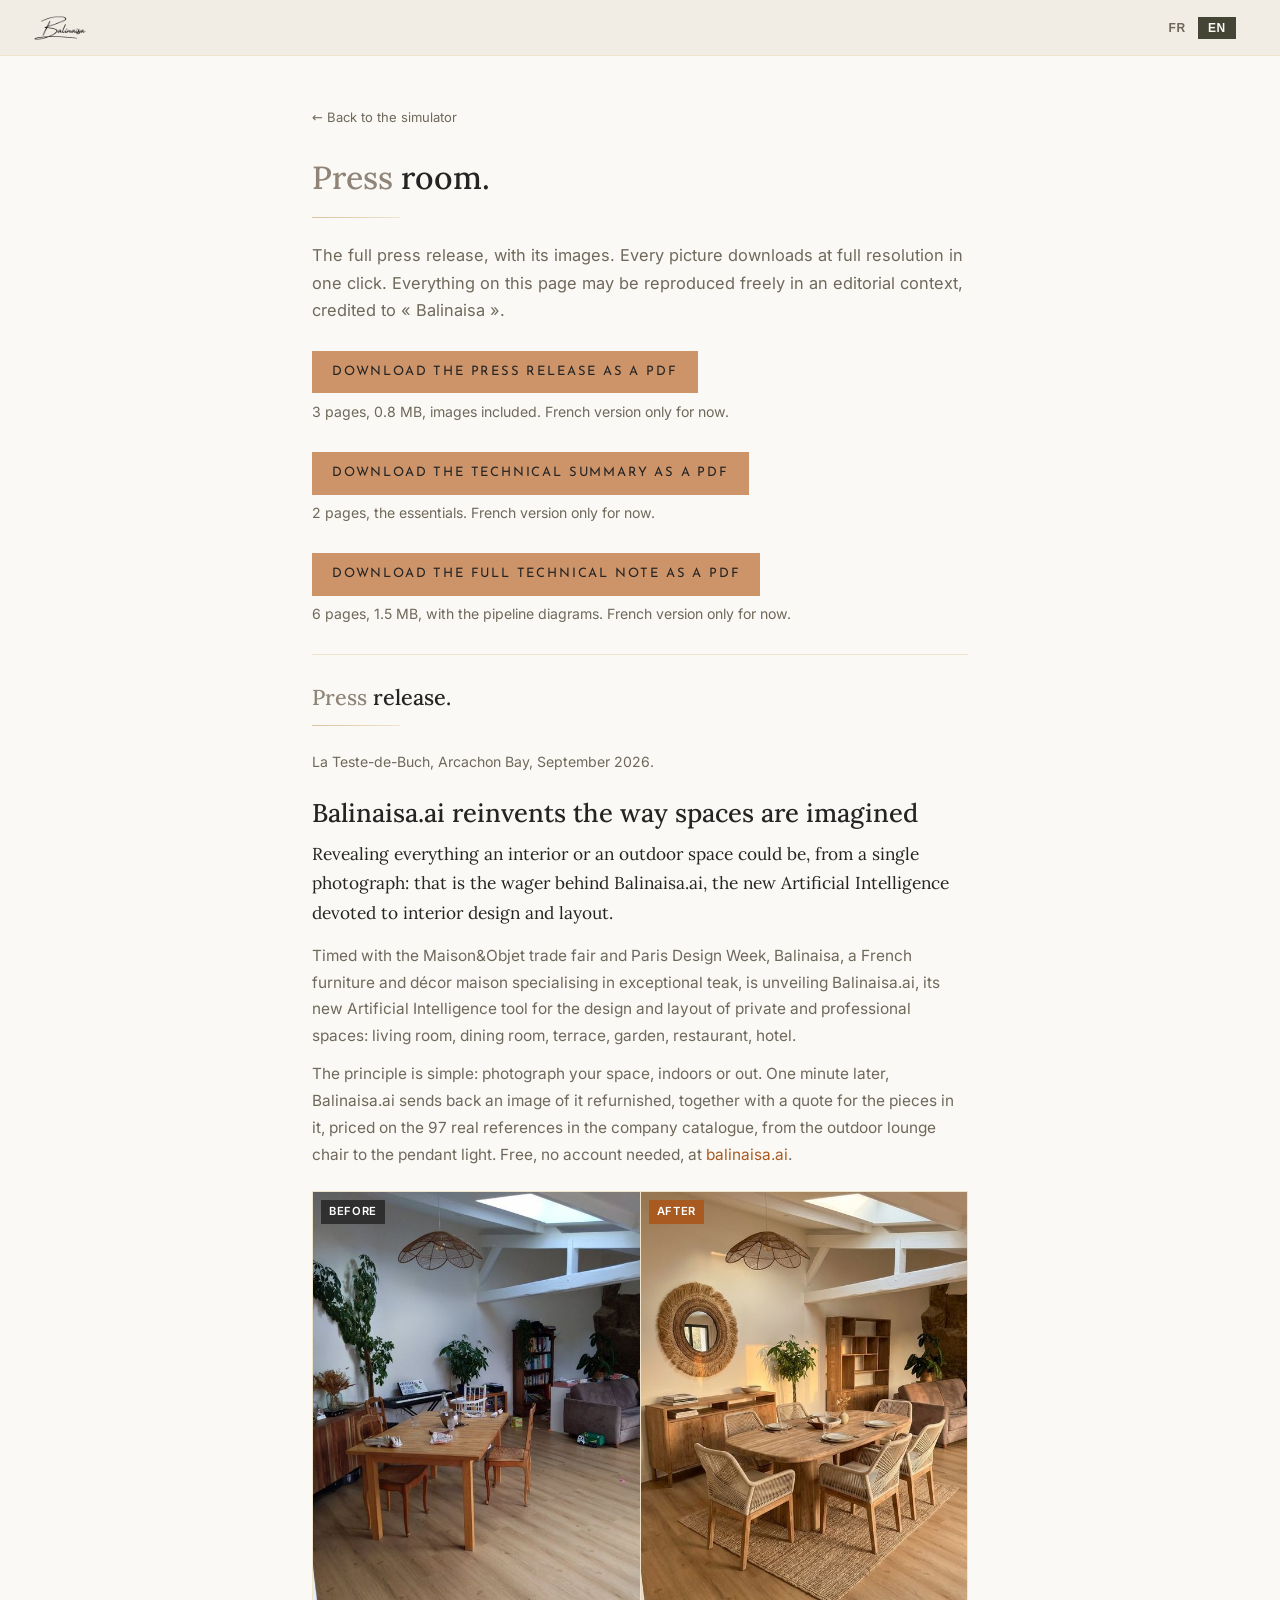
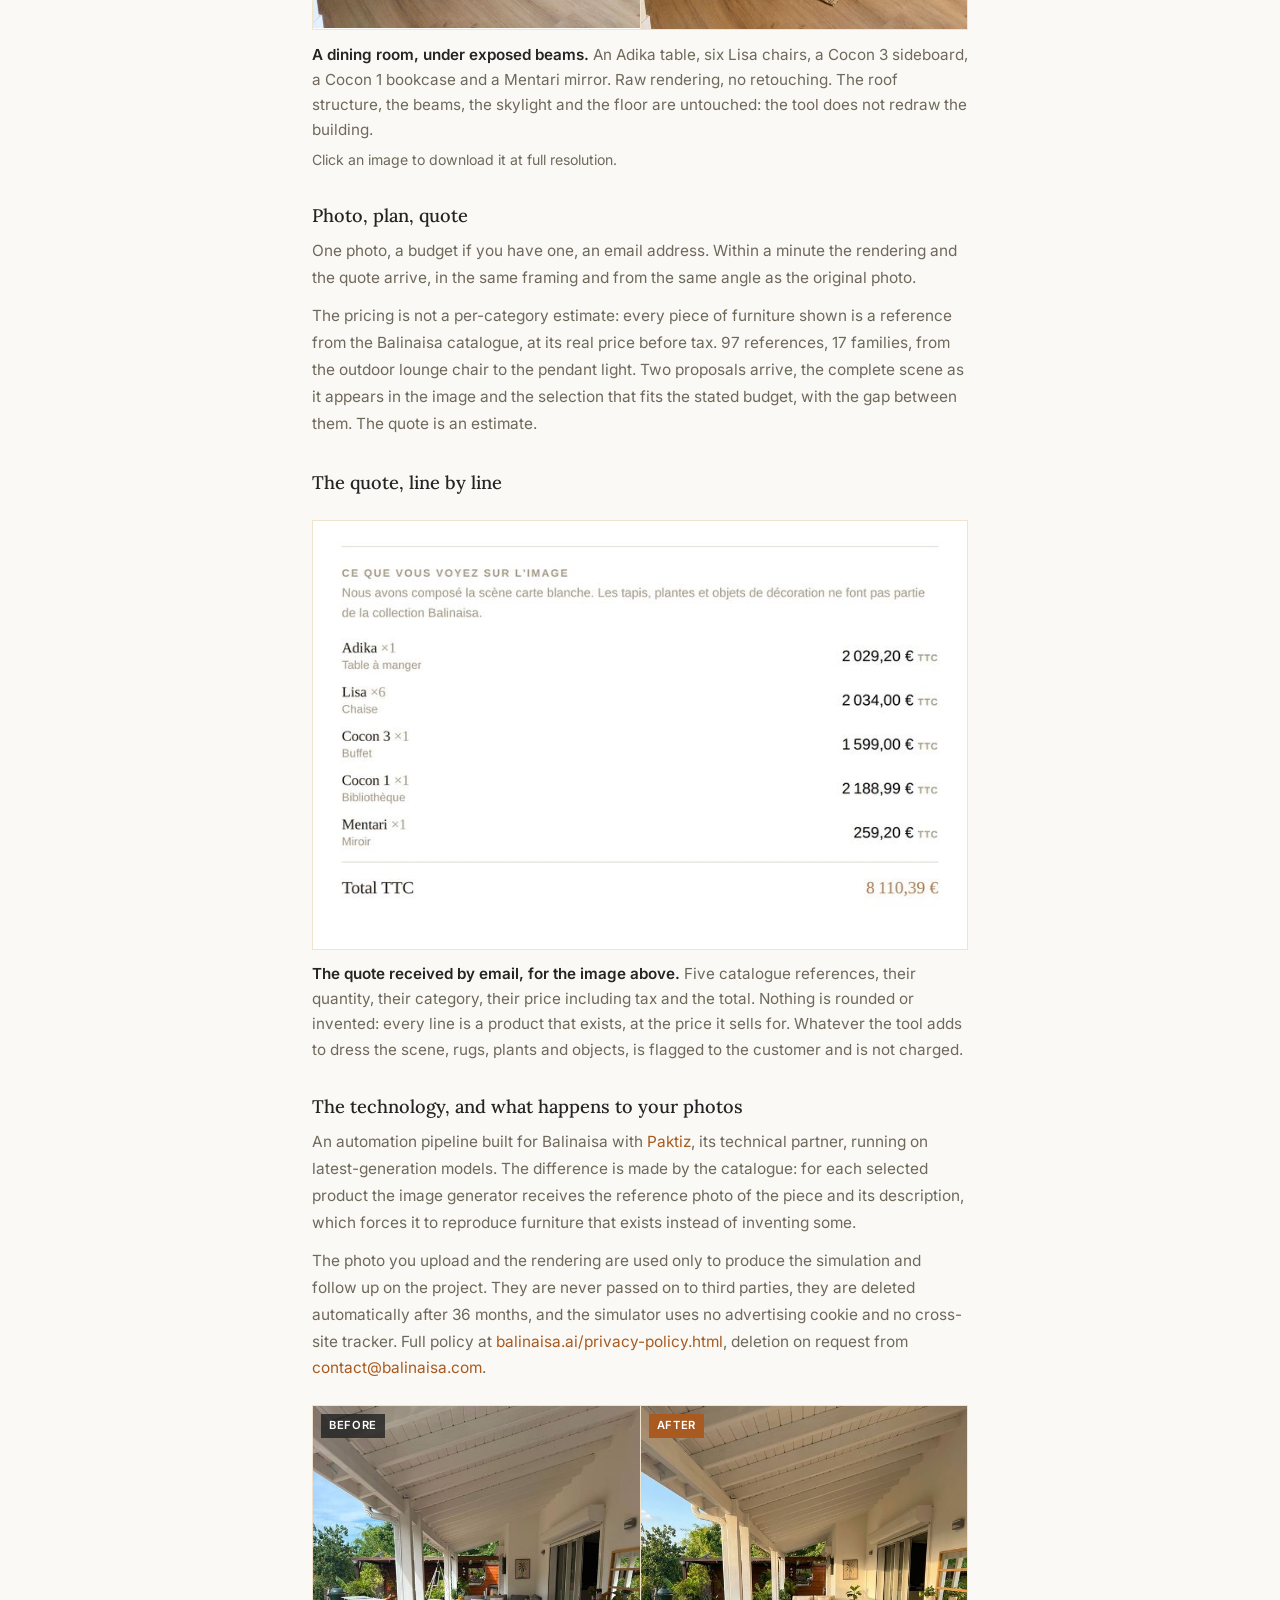
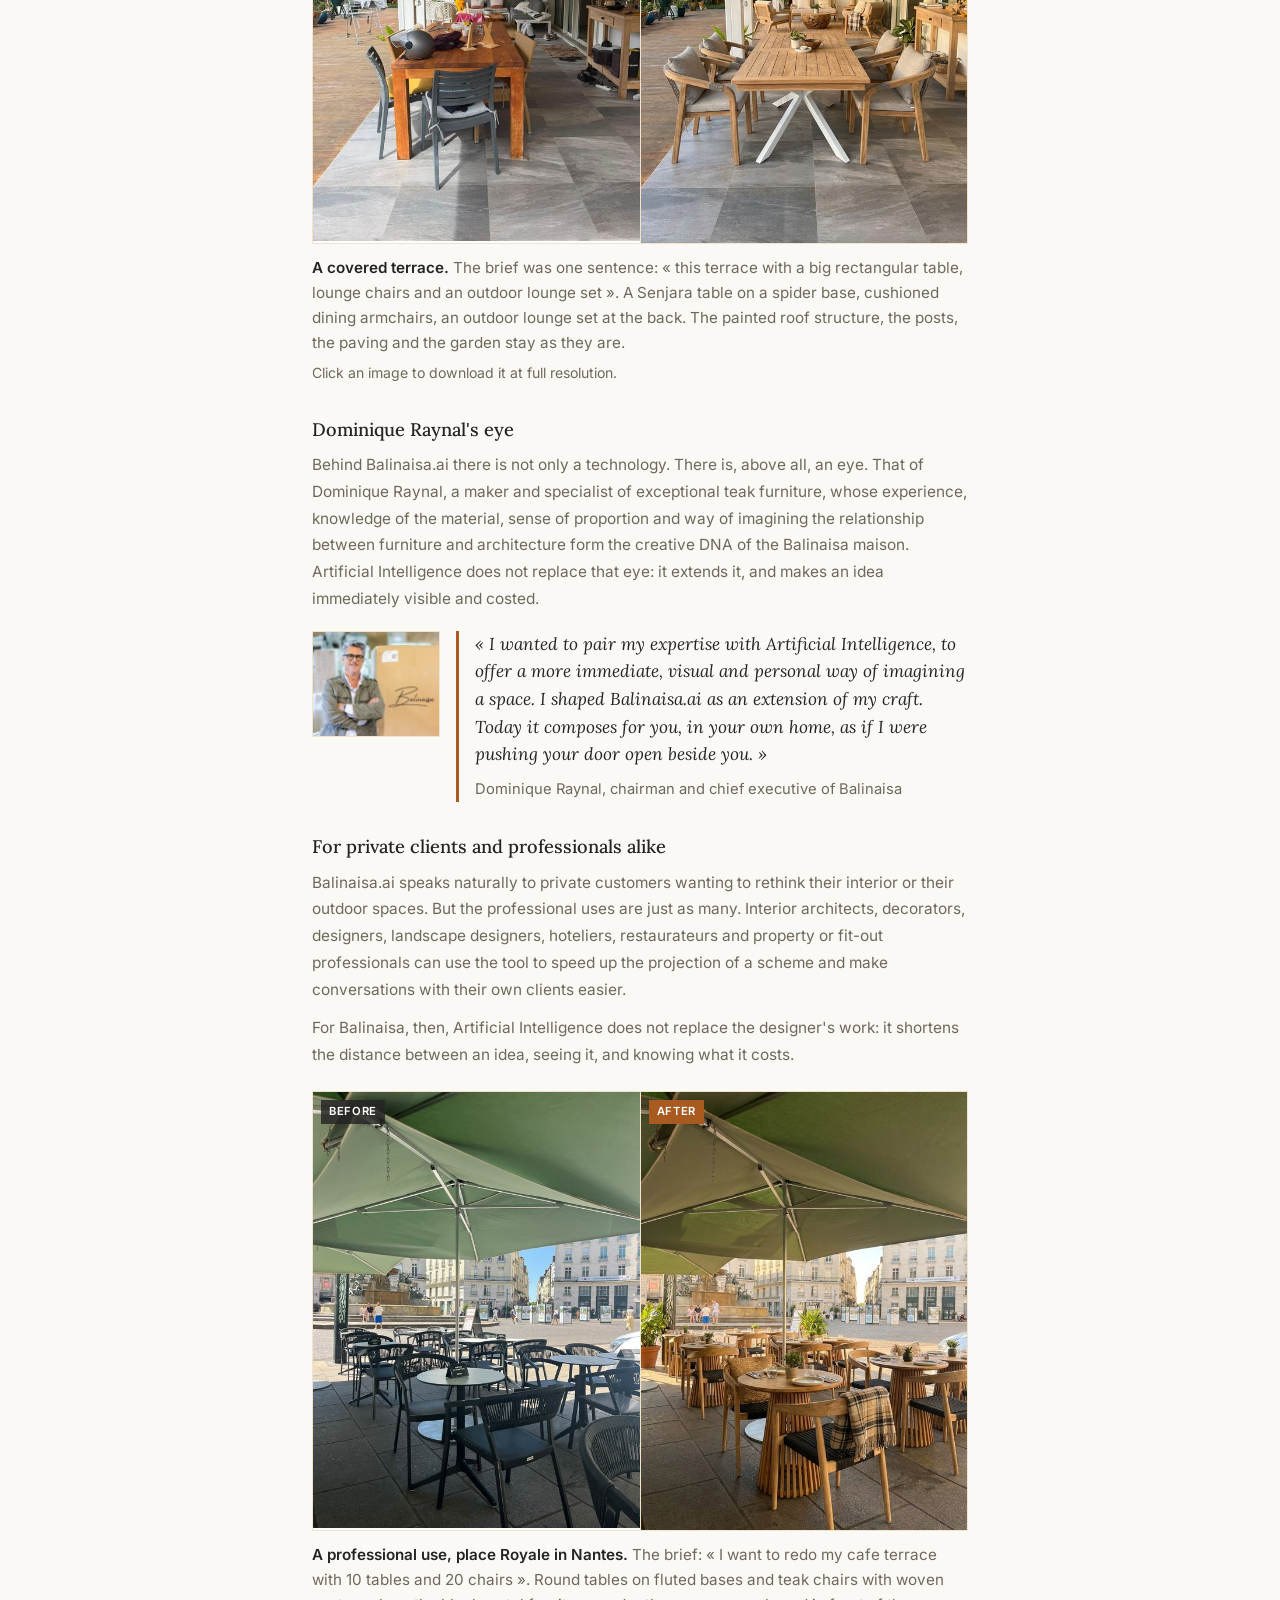
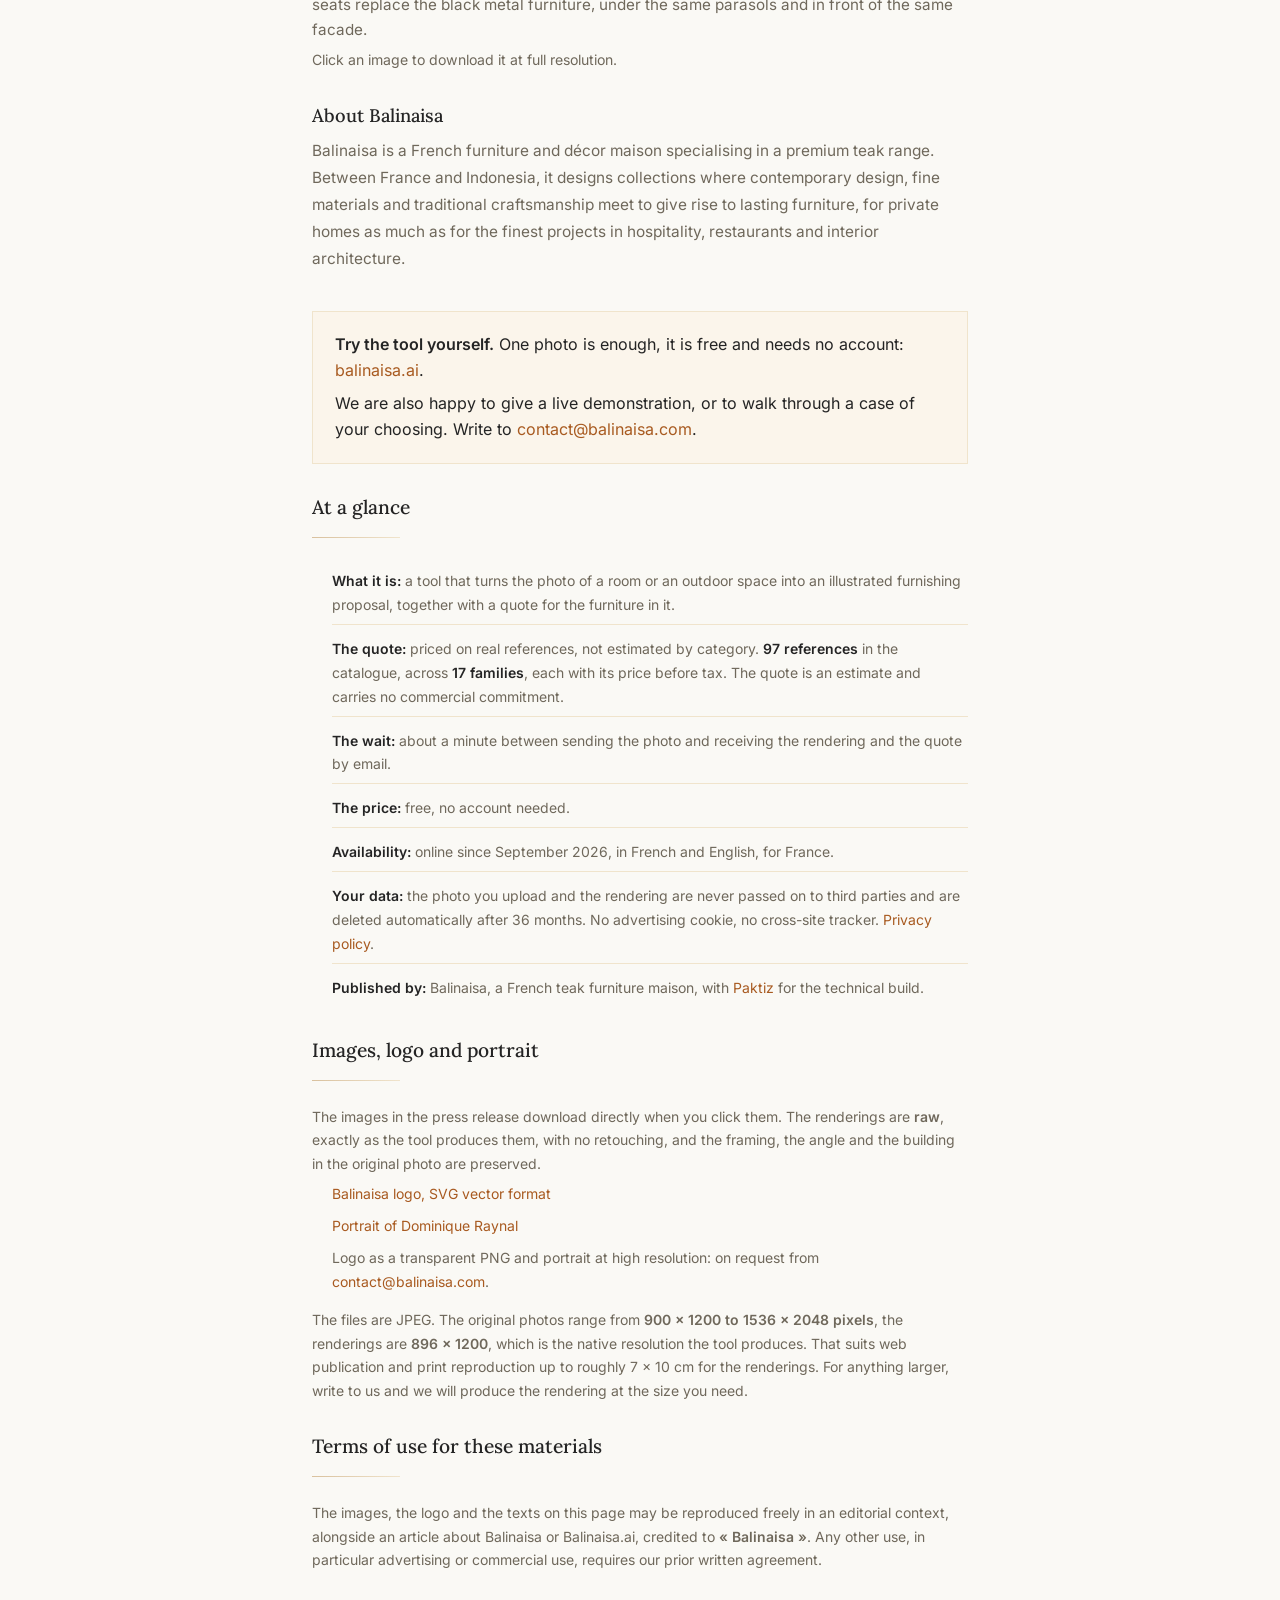
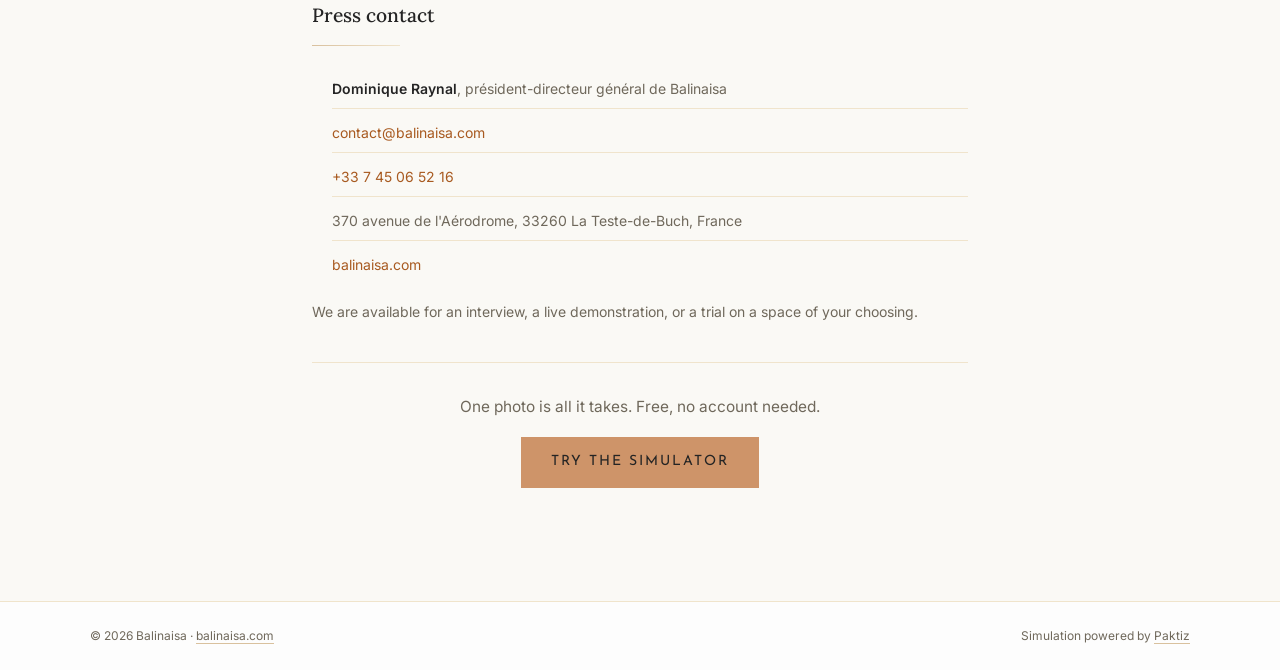
<file: en/presse/index.html>
<!DOCTYPE html>
<!-- GENERE par tools/build-en.js depuis presse/index.html + i18n-en.js. NE PAS EDITER A LA MAIN :
     toute correction se fait dans presse/index.html (structure) ou i18n-en.js (traduction), puis
     `node tools/build-en.js`. La CI regenere et compare. -->
<html lang="en">
<head>
  <meta charset="UTF-8">
  <meta name="viewport" content="width=device-width, initial-scale=1.0">
  <!-- Google Tag Manager -->
  <script>(function(w,d,s,l,i){w[l]=w[l]||[];w[l].push({'gtm.start':
  new Date().getTime(),event:'gtm.js'});var f=d.getElementsByTagName(s)[0],
  j=d.createElement(s),dl=l!='dataLayer'?'&l='+l:'';j.async=true;j.src=
  'https://www.googletagmanager.com/gtm.js?id='+i+dl;f.parentNode.insertBefore(j,f);
  })(window,document,'script','dataLayer','GTM-KN42LDBT');</script>
  <!-- End Google Tag Manager -->
  <title>Press room | Balinaisa.ai</title>
  <meta name="description" content="Balinaisa.ai press room: the tool that turns a photo of a room into a costed interior plan. Before and after images, technical notes, key figures and press contact.">
  <link rel="canonical" href="https://balinaisa.ai/en/presse/">
  <link rel="alternate" hreflang="fr" href="https://balinaisa.ai/presse/">
  <link rel="alternate" hreflang="en" href="https://balinaisa.ai/en/presse/">
  <link rel="alternate" hreflang="x-default" href="https://balinaisa.ai/presse/">
  <!-- Switch de langue et bandeau « Read this page in English » : construits par i18n.js a
       partir des hreflang ci-dessus. La page a une version anglaise depuis le 02/09 mais ne
       chargeait pas le script, donc pas de switch (releve par Charles le 03/09). -->
  <script src="/i18n-en.js?v=20260924" defer></script>
  <script src="/i18n.js?v=20260924" defer></script>
  <meta property="og:locale" content="en_GB">
  <meta property="og:type" content="article">
  <meta property="og:title" content="Press room | Balinaisa.ai">
  <meta property="og:description" content="The tool that turns a photo of a room into a costed interior plan. Before and after images, technical notes, key figures and press contact.">
  <meta property="og:url" content="https://balinaisa.ai/en/presse/">
  <meta property="og:image" content="https://balinaisa.ai/presse/medias/balinaisa-ai_apres_salle-a-manger-01.jpg">
  <!-- Icones : un seul bloc, identique sur toutes les pages. Elles divergeaient page par page
       (SVG seul ici, PNG seul la, trois ?v= differents, chemins tantot relatifs tantot absolus).
       Chemins ABSOLUS : une page rangee dans un sous-repertoire resoudrait un chemin relatif
       depuis son propre dossier. La marque est reversee en ivoire sur le teck dore : en encre
       sur ivoire, le trace filiforme ne laisse que 2 pixels sombres sur 256 a 16 px et
       disparait dans une barre d onglets claire. -->
  <link rel="icon" href="/favicon.svg?v=20261001" type="image/svg+xml">
  <link rel="icon" type="image/png" sizes="192x192" href="/favicon.png?v=20261001">
  <link rel="apple-touch-icon" href="/apple-touch-icon.png?v=20261001">
  <link rel="manifest" href="/site.en.webmanifest">
  <meta name="theme-color" content="#CE9469">
  <link rel="stylesheet" href="/styles.css?v=20261001">
  <!-- Hors du chemin critique : la feuille ne porte que des @font-face en font-display: swap,
       le texte s'affiche en police de secours puis bascule, avec ou sans blocage. Bloquer
       n'ajoutait qu'une requete devant le premier rendu (470 ms mesures par PSI le 03/09).
       media=print puis onload : chargee sans bloquer, noscript en secours. -->
  <link href="/fonts/fonts.css?v=20260914" rel="stylesheet" media="print" onload="this.media='all'">
  <noscript><link href="/fonts/fonts.css?v=20260914" rel="stylesheet"></noscript>
  <style>
    /* Styles propres a l'espace presse. Volontairement dans la page et non dans styles.css :
       la feuille globale est chargee par le simulateur sur chaque visite, et ces regles ne
       servent qu'ici. Elles s'appuient sur les variables et les classes .legal-* existantes.

       DEUX REGLES POUR TOUTE LA PAGE, posees le 03/09/2026 :

       1. UNE SEULE POLICE POUR LES PETITS TEXTES : Inter, en graisse normale. La page
          faisait varier trois familles sous 1 rem (Josefin en capitales chassees pour la
          dateline et les etiquettes, Lora heritee du blockquote pour la source de la
          citation, Inter pour le reste), ce qui se lit comme un defaut et non comme une
          intention. Les capitales chassees a .18em de Josefin sont particulierement
          couteuses en petit corps : sa hauteur d'x est faible, le design system le
          signale lui-meme comme un probleme mesure. Les titres restent en Lora, le corps
          et TOUT le petit texte en Inter.

       2. AUCUNE GRAISSE SYNTHETIQUE. fonts/fonts.css ne sert Lora qu'en 400-500 : un
          font-weight: 600 sur du Lora fait fabriquer un faux gras par le navigateur, plus
          lourd et plus sale qu'un vrai. Le titre du communique etait dans ce cas. Les
          graisses disponibles sont Lora 400-500, Josefin 300-600, Inter 300/400/500/600.

       Les valeurs de repli des variables sont celles de la v0.4 : les anciennes (#6C6C6C,
       #8A8A85) etaient des gris neutres que la charte a retires. */
    /* Les 19 <b> et <strong> de la page demandaient 700, la graisse par defaut du
       navigateur pour ces balises. Inter n'est servie qu'en 300/400/500/600 :
       chacun etait donc un faux gras synthetique, plus lourd et plus sale qu'un
       vrai, ce qui pese surtout dans les legendes et les petits textes. Mesure du
       03/09 : meme defaut ailleurs sur le site, 15 occurrences sur
       /privacy-policy.html, 5 sur /marque/, 3 sur l'accueil dont 2 en Lora 600.
       Une regle dans styles.css les reglerait toutes ; celle-ci ne couvre que
       cette page, par prudence de perimetre. */
    .legal-page b, .legal-page strong { font-weight: 600; }

    .press-lead { font-size: 1.02rem; line-height: 1.7; color: var(--text-muted, #6F685B); margin-bottom: 1.6rem; }

    /* Le communique, compose comme un document : c'est le meme texte que le PDF. */
    .cp { border-top: 1px solid var(--border, #F0E4CC); padding-top: 1.8rem; margin-bottom: 2.4rem; }
    .cp-h2 {
      font-family: var(--font-serif, Georgia, serif); font-weight: 500; font-size: 1.35rem;
      line-height: 1.25; color: var(--text, #242424); margin: 0 0 .1rem;
    }
    .cp-title {
      font-family: var(--font-serif, Georgia, serif); font-weight: 500; font-size: 1.6rem;
      line-height: 1.24; color: var(--text, #242424); margin: 1.4rem 0 .7rem;
    }
    .cp p.cp-chapo {
      font-family: var(--font-serif, Georgia, serif); font-weight: 400;
      font-size: 1.08rem; line-height: 1.7; color: var(--text, #242424); margin-bottom: .9rem;
    }
    .cp p.cp-dateline {
      font-family: var(--font-sans); font-weight: 400; font-size: .88rem;
      color: var(--text-muted, #6F685B); margin: 0 0 .2rem;
    }
        .cp h4 {
      font-family: var(--font-serif, Georgia, serif); font-weight: 500; font-size: 1.14rem;
      color: var(--text, #242424); margin: 1.9rem 0 .5rem;
    }
    .cp p { font-size: .96rem; line-height: 1.75; color: var(--text-muted, #6F685B); margin-bottom: .7rem; }

    /* Paires avant / apres. Chaque image est un lien de telechargement vers le fichier
       en taille native : c'est ce dont une redaction a besoin. */
    figure.media { margin: 1.4rem 0 0; }
    figure.media .pair { display: grid; grid-template-columns: 1fr 1fr; gap: 1px;
      background: var(--border, #F0E4CC); border: 1px solid var(--border, #F0E4CC); border-radius: 0; overflow: hidden; }
    figure.media .shot { position: relative; display: block; background: var(--bg-card, #FDFDFD); }
    figure.media img { display: block; width: 100%; height: auto; }
    figure.media .tag {
      position: absolute; top: 8px; left: 8px; background: rgba(36,36,36,.82); color: #fff;
      font-family: var(--font-sans); font-size: .7rem; letter-spacing: .06em;
      text-transform: uppercase; font-weight: 600;
      padding: 3px 8px; border-radius: 0;
    }
    figure.media .tag.after { background: var(--primary, #A85A20); }
    figure.media figcaption {
      font-family: var(--font-sans); font-weight: 400; font-size: .95rem; line-height: 1.65;
      color: var(--text-muted, #6F685B); margin-top: .7rem;
    }
    figure.media figcaption b { color: var(--text, #242424); }
    figure.media .dl {
      display: block; margin-top: .35rem; font-family: var(--font-sans); font-weight: 400;
      font-size: .88rem; color: var(--text-muted, #6F685B);
    }
    .doc-shot { border: 1px solid var(--border, #F0E4CC); border-radius: 0; overflow: hidden; display: block; }

    /* Portrait et citation */
    .voice { display: flex; gap: 16px; align-items: flex-start; margin: 1.1rem 0 .5rem; flex-wrap: wrap; }
    .voice img { width: 128px; height: auto; border: 1px solid var(--border, #F0E4CC); border-radius: 0; flex: none; }
    .voice blockquote {
      flex: 1 1 260px; border-left: 3px solid var(--primary, #A85A20); padding-left: 16px; margin: 0;
      font-family: var(--font-serif, Georgia, serif); font-style: italic; font-size: 1.08rem;
      line-height: 1.6; color: var(--text, #242424);
    }
    .voice cite {
      display: block; font-family: var(--font-sans); font-style: normal; font-weight: 400;
      font-size: .92rem; color: var(--text-muted, #6F685B); margin-top: .6rem;
    }

    .pdf-dl { margin: 0 0 1.8rem; }
    .pdf-dl a {
      display: inline-block; background: var(--primary-surface, #CE9469); color: var(--on-primary, #242424);
      border: 1px solid var(--primary-surface, #CE9469); padding: 10px 19px; border-radius: 0;
      font-family: var(--font-caps); font-weight: 400; font-size: .81rem;
      letter-spacing: var(--tracking-caps, .14em); text-transform: uppercase;
      text-decoration: none;
    }
    /* La legende passe SOUS le bouton, et non a cote. A cote, elle tenait sur la
       meme ligne pour les deux premiers boutons et basculait pour le troisieme,
       dont le libelle est plus long : trois lignes de telechargement qui ne
       s alignaient pas entre elles. Sous le bouton, c est vrai a toute largeur. */
    .pdf-dl span {
      display: block; margin: .45rem 0 0; font-family: var(--font-sans); font-weight: 400;
      font-size: .88rem; color: var(--text-muted, #6F685B);
    }
    .press-cta {
      background: #FBF5EB; border: 1px solid var(--border, #F0E4CC); border-radius: 0;
      padding: 20px 22px; margin: 1.8rem 0;
    }
    .press-cta p { margin: 0; }
    .press-cta p + p { margin-top: .5rem; }
    /* CTA de cloture. Le lien reste NU, sans UTM : c'est un lien interne au meme domaine,
       et poser des UTM dessus reinitialiserait la source d'acquisition du visiteur dans
       l'analytique, ce qui effacerait justement l'information qu'on cherche a garder. */
    .end-cta {
      border-top: 1px solid var(--border, #F0E4CC); margin-top: 2.4rem; padding-top: 2rem;
      padding-bottom: 1rem; text-align: center;
    }
    .end-cta p { margin: 0 0 1.1rem; font-size: .96rem; color: var(--text-muted, #6F685B); }
    .end-cta a {
      display: inline-block; background: var(--primary-surface, #CE9469); color: var(--on-primary, #242424);
      border: 1px solid var(--primary-surface, #CE9469); padding: 13px 29px; border-radius: 0;
      font-family: var(--font-caps); font-weight: 400; font-size: .88rem;
      letter-spacing: var(--tracking-caps, .14em); text-transform: uppercase;
      text-decoration: none;
    }
    .end-cta a:hover { background: var(--primary-surface-hover, #CE9469); }
    .facts { list-style: none; padding: 0; margin: .6rem 0 0; }
    .facts li { padding: .45rem 0; border-bottom: 1px solid var(--border, #F0E4CC); }
    .facts li:last-child { border-bottom: 0; }
    .facts b { color: var(--text, #242424); }
    .dl-list { list-style: none; padding: 0; margin: .6rem 0 0; }
    .dl-list li { margin-bottom: .5rem; }
    .legal-note {
      font-family: var(--font-sans); font-weight: 400; font-size: .9rem;
      color: var(--text-muted, #6F685B); margin-top: .9rem;
    }
  </style>
</head>
<body>
  <!-- Google Tag Manager (noscript) -->
  <noscript><iframe src="https://www.googletagmanager.com/ns.html?id=GTM-KN42LDBT"
  height="0" width="0" style="display:none;visibility:hidden"></iframe></noscript>
  <!-- End Google Tag Manager (noscript) -->

  <!-- HEADER -->
  <header class="header">
    <a href="/en/" class="header-logo">
      <img src="/assets/balinaisa-logo-header.png?v=20260914"
           alt="Balinaisa" width="56" height="28"
           onerror="this.outerHTML='<svg width=&quot;28&quot; height=&quot;28&quot; viewBox=&quot;0 0 28 28&quot; fill=&quot;none&quot;><rect width=&quot;28&quot; height=&quot;28&quot; rx=&quot;6&quot; fill=&quot;#CE9469&quot;/><text x=&quot;14&quot; y=&quot;20&quot; font-family=&quot;Georgia,serif&quot; font-size=&quot;16&quot; font-weight=&quot;bold&quot; text-anchor=&quot;middle&quot; fill=&quot;#fff&quot;>B</text></svg>'">
    </a>
  </header>

  <main class="legal-page">
    <a class="legal-back" href="/en/">← Back to the simulator</a>
    <h1 class="legal-title"><span class="bali-muted">Press</span> room.</h1>
    <hr class="bali-rule">

    <p class="press-lead">The full press release, with its images. Every picture downloads at full resolution in one click. Everything on this page may be reproduced freely in an editorial context, credited to « Balinaisa ».</p>

    <p class="pdf-dl"><a href="/presse/balinaisa-ai_communique-de-presse.pdf" download>Download the press release as a PDF</a> <span>3 pages, 0.8 MB, images included. French version only for now.</span></p>

    <p class="pdf-dl"><a href="/presse/balinaisa-ai_note-technique-synthese.pdf" download>Download the technical summary as a PDF</a> <span>2 pages, the essentials. French version only for now.</span></p>

    <p class="pdf-dl"><a href="/presse/balinaisa-ai_note-technique.pdf" download>Download the full technical note as a PDF</a> <span>6 pages, 1.5 MB, with the pipeline diagrams. French version only for now.</span></p>

    <!-- ============ LE COMMUNIQUÉ ============
     Reprend le PDF de septembre 2026 (CP-BALINAISA-AI-1), et le DEPASSE : le CP renvoie
     explicitement ici comme « espace ressources », donc la page garde trois sections que ce
     CP-la a laissees tomber, la technologie, le sort des photos et le devis ligne par ligne.
     Tout ce qui est commun doit rester mot pour mot identique au PDF. ============ -->
    <article class="cp">
      <h2 class="cp-h2"><span class="bali-muted">Press</span> release.</h2>
      <hr class="bali-rule">
      <p class="cp-dateline">La Teste-de-Buch, Arcachon Bay, September 2026.</p>

      <h3 class="cp-title">Balinaisa.ai reinvents the way spaces are imagined</h3>

      <p class="cp-chapo">Revealing everything an interior or an outdoor space could be, from a single photograph: that is the wager behind Balinaisa.ai, the new Artificial Intelligence devoted to interior design and layout.</p>

      <p>Timed with the Maison&amp;Objet trade fair and Paris Design Week, Balinaisa, a French furniture and décor maison specialising in exceptional teak, is unveiling Balinaisa.ai, its new Artificial Intelligence tool for the design and layout of private and professional spaces: living room, dining room, terrace, garden, restaurant, hotel.</p>

      <p>The principle is simple: photograph your space, indoors or out. One minute later, Balinaisa.ai sends back an image of it refurnished, together with a quote for the pieces in it, priced on the 97 real references in the company catalogue, from the outdoor lounge chair to the pendant light. Free, no account needed, at <a href="/en/">balinaisa.ai</a>.</p>

      <figure class="media">
        <div class="pair">
          <a class="shot" href="/presse/medias/balinaisa-ai_avant_salle-a-manger-01.jpg" download title="Download the original photo"><img src="/presse/medias/apercu/balinaisa-ai_avant_salle-a-manger-01.jpg" alt="Dining room before" loading="lazy"><span class="tag">Before</span></a>
          <a class="shot" href="/presse/medias/balinaisa-ai_apres_salle-a-manger-01.jpg" download title="Download the rendering"><img src="/presse/medias/apercu/balinaisa-ai_apres_salle-a-manger-01.jpg" alt="The same dining room furnished by Balinaisa.ai" loading="lazy"><span class="tag after">After</span></a>
        </div>
        <figcaption><b>A dining room, under exposed beams.</b> An Adika table, six Lisa chairs, a Cocon 3 sideboard, a Cocon 1 bookcase and a Mentari mirror. Raw rendering, no retouching. The roof structure, the beams, the skylight and the floor are untouched: the tool does not redraw the building.<span class="dl">Click an image to download it at full resolution.</span></figcaption>
      </figure>

      <h4>Photo, plan, quote</h4>
      <p>One photo, a budget if you have one, an email address. Within a minute the rendering and the quote arrive, in the same framing and from the same angle as the original photo.</p>
      <p>The pricing is not a per-category estimate: every piece of furniture shown is a reference from the Balinaisa catalogue, at its real price before tax. 97 references, 17 families, from the outdoor lounge chair to the pendant light. Two proposals arrive, the complete scene as it appears in the image and the selection that fits the stated budget, with the gap between them. The quote is an estimate.</p>

      <h4>The quote, line by line</h4>
      <figure class="media">
        <a class="doc-shot" href="/presse/medias/balinaisa-ai_devis_salle-a-manger-01.jpg" download title="Download the quote"><img src="/presse/medias/apercu/balinaisa-ai_devis_salle-a-manger-01.jpg" alt="The quote received by email for this simulation" loading="lazy"></a>
        <figcaption><b>The quote received by email, for the image above.</b> Five catalogue references, their quantity, their category, their price including tax and the total. Nothing is rounded or invented: every line is a product that exists, at the price it sells for. Whatever the tool adds to dress the scene, rugs, plants and objects, is flagged to the customer and is not charged.</figcaption>
      </figure>

      <h4>The technology, and what happens to your photos</h4>
      <p>An automation pipeline built for Balinaisa with <a href="https://paktiz.fr" target="_blank" rel="noopener">Paktiz</a>, its technical partner, running on latest-generation models. The difference is made by the catalogue: for each selected product the image generator receives the reference photo of the piece and its description, which forces it to reproduce furniture that exists instead of inventing some.</p>
      <p>The photo you upload and the rendering are used only to produce the simulation and follow up on the project. They are never passed on to third parties, they are deleted automatically after 36 months, and the simulator uses no advertising cookie and no cross-site tracker. Full policy at <a href="/en/privacy-policy.html">balinaisa.ai/privacy-policy.html</a>, deletion on request from <a href="mailto:contact@balinaisa.com">contact@balinaisa.com</a>.</p>

      <figure class="media">
        <div class="pair">
          <a class="shot" href="/presse/medias/balinaisa-ai_avant_terrasse-couverte-01.jpg" download title="Download the original photo"><img src="/presse/medias/apercu/balinaisa-ai_avant_terrasse-couverte-01.jpg" alt="Covered terrace before" loading="lazy"><span class="tag">Before</span></a>
          <a class="shot" href="/presse/medias/balinaisa-ai_apres_terrasse-couverte-01.jpg" download title="Download the rendering"><img src="/presse/medias/apercu/balinaisa-ai_apres_terrasse-couverte-01.jpg" alt="The same covered terrace furnished by Balinaisa.ai" loading="lazy"><span class="tag after">After</span></a>
        </div>
        <figcaption><b>A covered terrace.</b> The brief was one sentence: « this terrace with a big rectangular table, lounge chairs and an outdoor lounge set ». A Senjara table on a spider base, cushioned dining armchairs, an outdoor lounge set at the back. The painted roof structure, the posts, the paving and the garden stay as they are.<span class="dl">Click an image to download it at full resolution.</span></figcaption>
      </figure>

      <h4>Dominique Raynal's eye</h4>
      <p>Behind Balinaisa.ai there is not only a technology. There is, above all, an eye. That of Dominique Raynal, a maker and specialist of exceptional teak furniture, whose experience, knowledge of the material, sense of proportion and way of imagining the relationship between furniture and architecture form the creative DNA of the Balinaisa maison. Artificial Intelligence does not replace that eye: it extends it, and makes an idea immediately visible and costed.</p>
      <div class="voice">
        <img src="/presse/medias/balinaisa-ai_portrait-dominique-raynal.jpg" alt="Dominique Raynal, founder of Balinaisa" loading="lazy">
        <blockquote>« I wanted to pair my expertise with Artificial Intelligence, to offer a more immediate, visual and personal way of imagining a space. I shaped Balinaisa.ai as an extension of my craft. Today it composes for you, in your own home, as if I were pushing your door open beside you. »
          <cite>Dominique Raynal, chairman and chief executive of Balinaisa</cite>
        </blockquote>
      </div>

      <h4>For private clients and professionals alike</h4>
      <p>Balinaisa.ai speaks naturally to private customers wanting to rethink their interior or their outdoor spaces. But the professional uses are just as many. Interior architects, decorators, designers, landscape designers, hoteliers, restaurateurs and property or fit-out professionals can use the tool to speed up the projection of a scheme and make conversations with their own clients easier.</p>
      <p>For Balinaisa, then, Artificial Intelligence does not replace the designer's work: it shortens the distance between an idea, seeing it, and knowing what it costs.</p>

      <figure class="media">
        <div class="pair">
          <a class="shot" href="/presse/medias/balinaisa-ai_avant_terrasse-cafe-01.jpg" download title="Download the original photo"><img src="/presse/medias/apercu/balinaisa-ai_avant_terrasse-cafe-01.jpg" alt="Cafe terrace before" loading="lazy"><span class="tag">Before</span></a>
          <a class="shot" href="/presse/medias/balinaisa-ai_apres_terrasse-cafe-01.jpg" download title="Download the rendering"><img src="/presse/medias/apercu/balinaisa-ai_apres_terrasse-cafe-01.jpg" alt="The same cafe terrace furnished by Balinaisa.ai" loading="lazy"><span class="tag after">After</span></a>
        </div>
        <figcaption><b>A professional use, place Royale in Nantes.</b> The brief: « I want to redo my cafe terrace with 10 tables and 20 chairs ». Round tables on fluted bases and teak chairs with woven seats replace the black metal furniture, under the same parasols and in front of the same facade.<span class="dl">Click an image to download it at full resolution.</span></figcaption>
      </figure>

      <h4>About Balinaisa</h4>
      <p>Balinaisa is a French furniture and décor maison specialising in a premium teak range. Between France and Indonesia, it designs collections where contemporary design, fine materials and traditional craftsmanship meet to give rise to lasting furniture, for private homes as much as for the finest projects in hospitality, restaurants and interior architecture.</p>
    </article>

    <!-- ============ POINTS CLÉS ET PRATIQUE ============ -->
    <div class="press-cta">
      <p><b>Try the tool yourself.</b> One photo is enough, it is free and needs no account: <a href="/en/">balinaisa.ai</a>.</p>
      <p>We are also happy to give a live demonstration, or to walk through a case of your choosing. Write to <a href="mailto:contact@balinaisa.com">contact@balinaisa.com</a>.</p>
    </div>

    <section class="legal-section">
      <h2>At a glance</h2>
      <hr class="bali-rule">
      <ul class="facts">
        <li><b>What it is:</b> a tool that turns the photo of a room or an outdoor space into an illustrated furnishing proposal, together with a quote for the furniture in it.</li>
        <li><b>The quote:</b> priced on real references, not estimated by category. <b>97 references</b> in the catalogue, across <b>17 families</b>, each with its price before tax. The quote is an estimate and carries no commercial commitment.</li>
        <li><b>The wait:</b> about a minute between sending the photo and receiving the rendering and the quote by email.</li>
        <li><b>The price:</b> free, no account needed.</li>
        <li><b>Availability:</b> online since September 2026, in French and English, for France.</li>
        <li><b>Your data:</b> the photo you upload and the rendering are never passed on to third parties and are deleted automatically after 36 months. No advertising cookie, no cross-site tracker. <a href="/en/privacy-policy.html">Privacy policy</a>.</li>
        <li><b>Published by:</b> Balinaisa, a French teak furniture maison, with <a href="https://paktiz.fr" target="_blank" rel="noopener">Paktiz</a> for the technical build.</li>
      </ul>
    </section>

    <section class="legal-section">
      <h2>Images, logo and portrait</h2>
      <hr class="bali-rule">
      <p>The images in the press release download directly when you click them. The renderings are <strong>raw</strong>, exactly as the tool produces them, with no retouching, and the framing, the angle and the building in the original photo are preserved.</p>
      <ul class="dl-list">
        <li><a href="/assets/balinaisa-logo.svg" download>Balinaisa logo, SVG vector format</a></li>
        <li><a href="/presse/medias/balinaisa-ai_portrait-dominique-raynal.jpg" download>Portrait of Dominique Raynal</a></li>
        <li>Logo as a transparent PNG and portrait at high resolution: on request from <a href="mailto:contact@balinaisa.com">contact@balinaisa.com</a>.</li>
      </ul>
      <p class="legal-note">The files are JPEG. The original photos range from <strong>900 x 1200 to 1536 x 2048 pixels</strong>, the renderings are <strong>896 x 1200</strong>, which is the native resolution the tool produces. That suits web publication and print reproduction up to roughly 7 x 10 cm for the renderings. For anything larger, write to us and we will produce the rendering at the size you need.</p>
    </section>

    <section class="legal-section">
      <h2>Terms of use for these materials</h2>
      <hr class="bali-rule">
      <p>The images, the logo and the texts on this page may be reproduced freely in an editorial context, alongside an article about Balinaisa or Balinaisa.ai, credited to <strong>« Balinaisa »</strong>. Any other use, in particular advertising or commercial use, requires our prior written agreement.</p>
    </section>

    <section class="legal-section">
      <h2>Press contact</h2>
      <hr class="bali-rule">
      <ul class="facts">
        <li><b>Dominique Raynal</b>, président-directeur général de Balinaisa</li>
        <li><a href="mailto:contact@balinaisa.com">contact@balinaisa.com</a></li>
        <li><a href="tel:+33745065216">+33 7 45 06 52 16</a></li>
        <li>370 avenue de l'Aérodrome, 33260 La Teste-de-Buch, France</li>
        <li><a href="https://balinaisa.com" target="_blank" rel="noopener">balinaisa.com</a></li>
      </ul>
      <p style="margin-top:1rem">We are available for an interview, a live demonstration, or a trial on a space of your choosing.</p>
    </section>

    <div class="end-cta">
      <p>One photo is all it takes. Free, no account needed.</p>
      <p><a href="/en/">Try the simulator</a></p>
    </div>
  </main>

  <footer class="footer">
    <div class="footer-inner">
      <p>© 2026 Balinaisa · <a href="https://balinaisa.com" target="_blank" rel="noopener">balinaisa.com</a></p>
      <p class="footer-sub">Simulation powered by <a href="https://paktiz.fr" target="_blank" rel="noopener">Paktiz</a></p>
    </div>
  </footer>

</body>
</html>
</file>
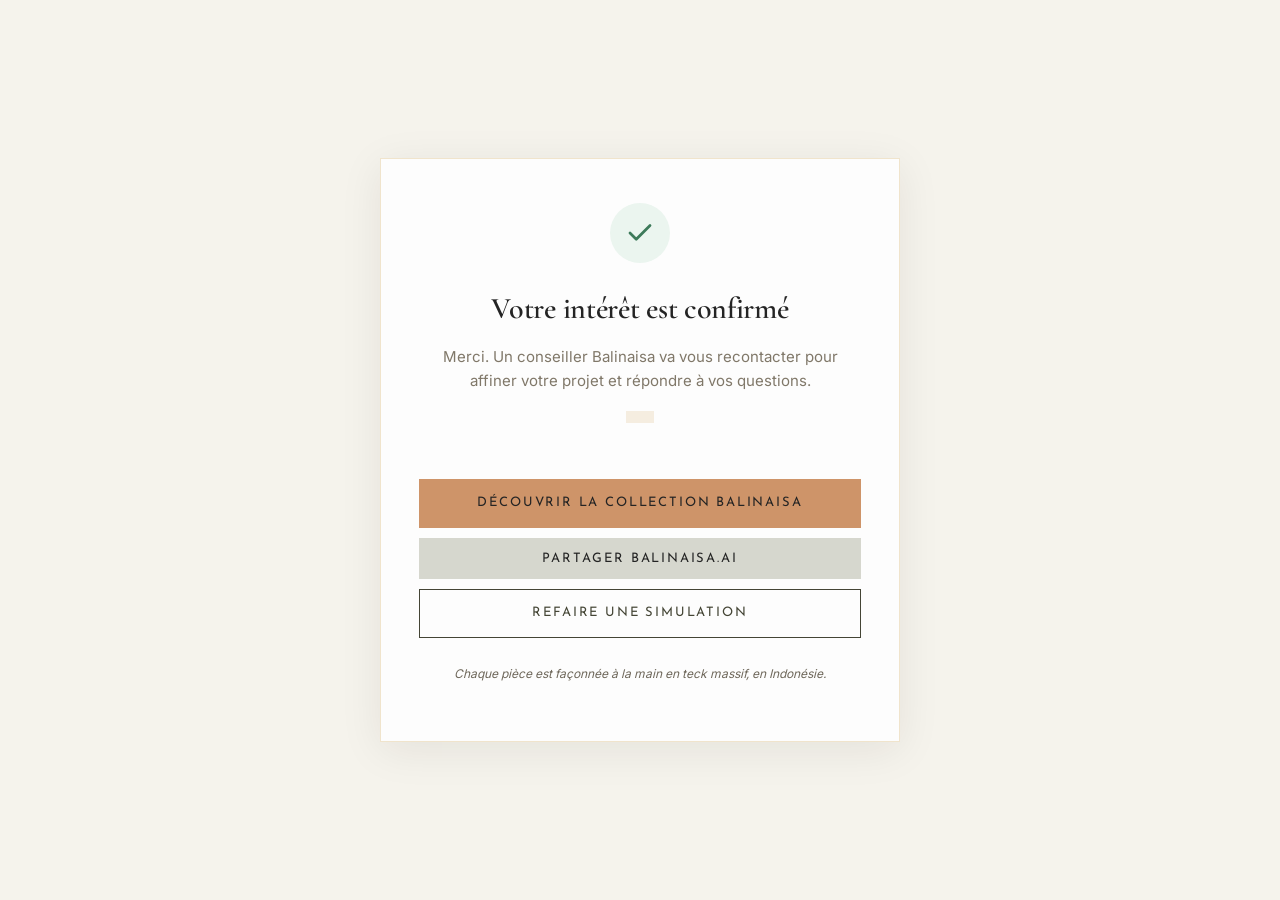
<file: merci.html>
<!DOCTYPE html>
<!-- Page de confirmation. DEUX entrees, et c est voulu :
     1. la redirection du workflow n8n apres le webhook hotlead, avec ?name et ?email, qui
        personnalisent le titre ;
     2. GitHub Pages sert ce fichier sur /merci, donc un acces direct ou un rafraichissement
        apres une simulation tombe ici plutot que sur l ecran de fin du simulateur (#step-5
        dans index.html), qui vit a la meme URL via l historique.
     Les deux ecrans montrent donc les MEMES actions, partage compris : c est la seule facon
     de ne pas donner deux confirmations differentes selon la porte d entree. -->
<html lang="fr">
<head>
  <meta charset="UTF-8">
  <meta name="viewport" content="width=device-width, initial-scale=1.0">
  <!-- Google Tag Manager -->
  <script>(function(w,d,s,l,i){w[l]=w[l]||[];w[l].push({'gtm.start':
  new Date().getTime(),event:'gtm.js'});var f=d.getElementsByTagName(s)[0],
  j=d.createElement(s),dl=l!='dataLayer'?'&l='+l:'';j.async=true;j.src=
  'https://www.googletagmanager.com/gtm.js?id='+i+dl;f.parentNode.insertBefore(j,f);
  })(window,document,'script','dataLayer','GTM-KN42LDBT');</script>
  <!-- End Google Tag Manager -->
  <meta name="robots" content="noindex, nofollow">
  <!-- L'anti-flash (data-i18n-pending) est retire le 03/09 : plus rien ne levait l'attribut
       depuis que la langue vient du chemin, un navigateur non francophone voyait donc une
       page vide. i18n.js en defer, comme sur l'accueil. -->
  <script src="i18n.js?v=20260924" defer></script>
  <title>Intérêt confirmé · Balinaisa</title>
  <!-- Icones : un seul bloc, identique sur toutes les pages. Elles divergeaient page par page
       (SVG seul ici, PNG seul la, trois ?v= differents, chemins tantot relatifs tantot absolus).
       Chemins ABSOLUS : une page rangee dans un sous-repertoire resoudrait un chemin relatif
       depuis son propre dossier. La marque est reversee en ivoire sur le teck dore : en encre
       sur ivoire, le trace filiforme ne laisse que 2 pixels sombres sur 256 a 16 px et
       disparait dans une barre d onglets claire. -->
  <link rel="icon" href="/favicon.svg?v=20261001" type="image/svg+xml">
  <link rel="icon" type="image/png" sizes="192x192" href="/favicon.png?v=20261001">
  <link rel="apple-touch-icon" href="/apple-touch-icon.png?v=20261001">
  <link rel="manifest" href="/site.webmanifest">
  <meta name="theme-color" content="#CE9469">
  <link href="fonts/fonts.css?v=20260914" rel="stylesheet">
  <style>
    :root {
      --bg: #F5F3EC; --bg-card: #FDFDFD; --primary: #A85A20; --primary-dark: #8A4818;
      /* Le CTA garde le dore de marque (#CE9469 depuis le 01/10), avec l ENCRE dessus (5.96), et
         fonce d un cran au survol. Sa bordure vaut son fond : aucun filet d une autre couleur. */
      --primary-surface: #CE9469; --primary-surface-hover: #C3875E; --on-primary: #242424;
      --sauge-fonce: #444535; --sauge-clair: #D6D7CE;
      --text: #242424; --text-sub: #807869; --text-muted: #6F685B; --border: #F0E4CC;
      --font-serif: 'Cormorant Garamond', Georgia, serif; --font-sans: 'Inter', system-ui, sans-serif;
      --font-caps: 'Josefin Sans', 'Century Gothic', 'Avenir', sans-serif;
      --tracking-caps: 0.14em;
    }
    * { box-sizing: border-box; margin: 0; padding: 0; }
    body { font-family: var(--font-sans); background: var(--bg); color: var(--text); min-height: 100vh;
      display: flex; align-items: center; justify-content: center; padding: 24px; line-height: 1.6; }
    .card { background: var(--bg-card); border: 1px solid var(--border); border-radius: 0;
      max-width: 520px; width: 100%; padding: 44px 38px; text-align: center;
      box-shadow: 0 8px 40px rgba(42,31,20,.08); }
    .badge { width: 60px; height: 60px; border-radius: 50%; background: #EBF5EF; color: #3D7A5A;
      display: flex; align-items: center; justify-content: center; margin: 0 auto 22px; }
    h1 { font-family: var(--font-serif); font-size: 30px; font-weight: 600; margin-bottom: 12px; letter-spacing: -.01em; }
    p { font-size: 15px; color: var(--text-sub); margin-bottom: 14px; }
    .email { display: inline-block; background: #F5EDE0; color: var(--primary-dark); font-weight: 500;
      padding: 6px 14px; border-radius: 0; font-size: 14px; margin: 4px 0 22px; word-break: break-all; }
    .actions { display: flex; flex-direction: column; gap: 10px; margin-top: 26px; }
    /* Meme signature que les CTA du simulateur : Josefin en capitales, graisse 400, chasse au
       jeton, angles droits, et une bordure d un pixel qui vaut le fond du bouton, ou la couleur
       de son texte quand il est au filet. Ces deux boutons etaient en Inter 500 bas de casse. */
    .btn { display: inline-flex; align-items: center; justify-content: center; gap: 8px;
      padding: 13px 24px; border: 1px solid transparent; border-radius: 0;
      font-family: var(--font-caps); font-size: 13px; font-weight: 400;
      letter-spacing: var(--tracking-caps); text-transform: uppercase;
      text-decoration: none; transition: .18s; }
    .btn-primary { background: var(--primary-surface); color: var(--on-primary); border-color: var(--primary-surface); }
    .btn-primary:hover { background: var(--primary-surface-hover); border-color: var(--primary-surface-hover); }
    /* Actions secondaires en sauge, comme l ecran de fin du simulateur. L aplat clair porte
       l encre (10.70), l etat actif bascule sur le sauge fonce avec du blanc (9.77) : c est la
       clarte du fond qui decide du texte. Le filet est le meme partout, y compris pour la
       navigation : il n y a plus de filet encre depuis le 11/09. */
    .btn-secondaire { background: var(--sauge-clair); color: var(--text); border-color: var(--sauge-clair); }
    .btn-ghost { background: transparent; color: var(--sauge-fonce); border-color: var(--sauge-fonce); }
    .btn-secondaire:hover, .btn-secondaire:focus-visible,
    .btn-ghost:hover, .btn-ghost:focus-visible {
      background: var(--sauge-fonce); color: #fff; border-color: var(--sauge-fonce);
    }
    .foot { font-size: 12px; color: var(--text-muted); margin-top: 26px; font-style: italic; }
    a:focus-visible, .btn:focus-visible { outline: 2px solid var(--primary); outline-offset: 2px; }
  </style>
</head>
<body>
  <!-- Google Tag Manager (noscript) -->
  <noscript><iframe src="https://www.googletagmanager.com/ns.html?id=GTM-KN42LDBT"
  height="0" width="0" style="display:none;visibility:hidden"></iframe></noscript>
  <!-- End Google Tag Manager (noscript) -->
  <main class="card">
    <div class="badge" aria-hidden="true">
      <svg width="30" height="30" viewBox="0 0 24 24" fill="none" stroke="currentColor" stroke-width="2.2" stroke-linecap="round" stroke-linejoin="round"><polyline points="20 6 9 17 4 12"/></svg>
    </div>
    <h1 id="title">Votre intérêt est confirmé</h1>
    <p id="lead">Merci. Un conseiller Balinaisa va vous recontacter pour affiner votre projet et répondre à vos questions.</p>
    <div class="email" id="email-box" hidden></div>
    <div class="actions">
      <a class="btn btn-primary" href="https://balinaisa.com" target="_blank" rel="noopener">Découvrir la collection Balinaisa</a>
      <button type="button" class="btn btn-secondaire" onclick="partager()">Partager Balinaisa.ai</button>
      <a class="btn btn-ghost" href="https://balinaisa.ai/">Refaire une simulation</a>
    </div>
    <p class="foot">Chaque pièce est façonnée à la main en teck massif, en Indonésie.</p>
  </main>
  <script>
    /* Meme partage que l ecran de fin du simulateur : un seul bloc de texte, car
       navigator.share concatene text+url dans un ordre non garanti, et une url courte
       parce que les clients de messagerie n affichent que du texte brut. */
    function partager() {
      var T = function (fr) { return (window.i18n && window.i18n.t) ? window.i18n.t(fr) : fr; };
      var url = 'https://balinaisa.ai/?utm_source=partage';
      var message = [
        T('Salut,'), '',
        T("J'ai découvert Balinaisa.ai, le simulateur d'aménagement (intérieur et extérieur), proposé par Dominique, le fondateur de la société Balinaisa."), '',
        T('Une photo de ton espace suffit.'), '',
        url, '',
        T("Essaye, c'est surprenant."), '',
        T("Hâte d'avoir ton retour,"),
        T('À très vite,')
      ].join('\n');
      if (navigator.share) {
        navigator.share({ title: 'Balinaisa.ai · Balinaisa', text: message }).catch(function () {});
      } else {
        window.open('https://wa.me/?text=' + encodeURIComponent(message), '_blank', 'noopener');
      }
    }

    (function () {
      var q = new URLSearchParams(window.location.search);
      var name = (q.get('name') || '').trim();
      var email = (q.get('email') || '').trim();
      if (name) {
        var first = name.split(' ')[0];
        document.getElementById('title').textContent = 'Merci ' + first + ', votre intérêt est confirmé';
      }
      if (email) {
        var box = document.getElementById('email-box');
        box.textContent = email;
        box.hidden = false;
        document.getElementById('lead').textContent = 'Merci. Un conseiller Balinaisa va vous recontacter à cette adresse pour affiner votre projet et répondre à vos questions.';
      }
    })();
  </script>
</body>
</html>
</file>
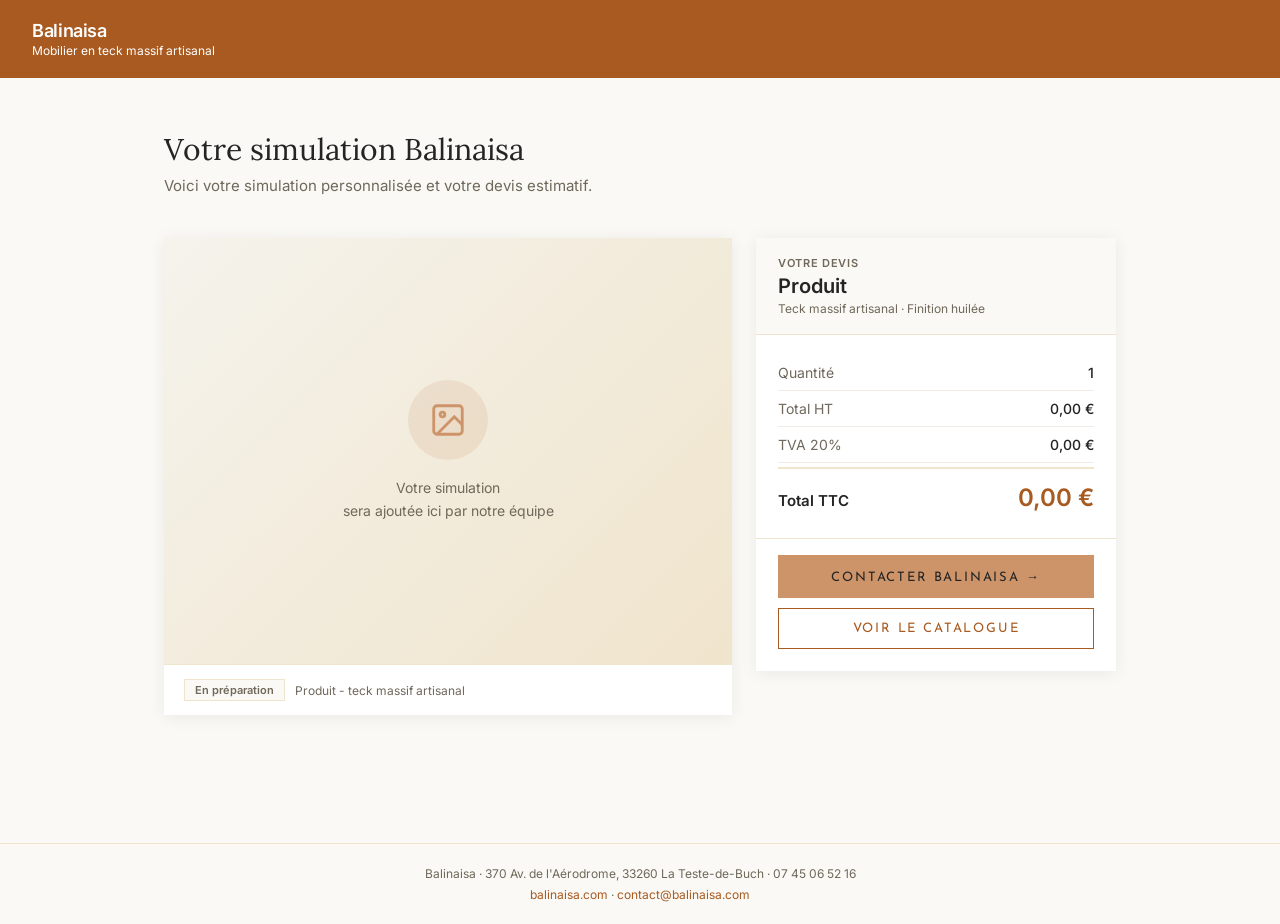
<file: result.html>
<!DOCTYPE html>
<html lang="fr">
<head>
  <meta charset="UTF-8">
  <meta name="viewport" content="width=device-width, initial-scale=1.0">
  <!-- PAS de Google Tag Manager sur cette page, volontairement.
       Elle lit le PRENOM du prospect dans l'URL (?n=), avec le nom du produit et les
       montants. GA envoie l'URL complete, query string comprise, dans page_location.
       Le masquage du parametre `n` est configure cote GA4, mais c'est un reglage dans
       une interface tierce : il peut sauter sans que rien ici ne le signale. Ne pas
       charger le conteneur du tout est le seul correctif qui tienne tout seul.
       Page prototype de juillet, noindex, referencee nulle part. -->
  <meta name="robots" content="noindex, nofollow">
  <title>Votre simulation Balinaisa</title>
  <!-- Icones : un seul bloc, identique sur toutes les pages. Elles divergeaient page par page
       (SVG seul ici, PNG seul la, trois ?v= differents, chemins tantot relatifs tantot absolus).
       Chemins ABSOLUS : une page rangee dans un sous-repertoire resoudrait un chemin relatif
       depuis son propre dossier. La marque est reversee en ivoire sur le teck dore : en encre
       sur ivoire, le trace filiforme ne laisse que 2 pixels sombres sur 256 a 16 px et
       disparait dans une barre d onglets claire. -->
  <link rel="icon" href="/favicon.svg?v=20261001" type="image/svg+xml">
  <link rel="icon" type="image/png" sizes="192x192" href="/favicon.png?v=20261001">
  <link rel="apple-touch-icon" href="/apple-touch-icon.png?v=20261001">
  <link rel="manifest" href="/site.webmanifest">
  <meta name="theme-color" content="#CE9469">
  <!-- Polices de la charte, auto-hebergees : sans ce lien la page rendait Inter et
       Georgia en polices systeme, seule page du site dans ce cas (constat du 03/09). -->
  <link rel="stylesheet" href="/fonts/fonts.css?v=20260914">
  <style>
    :root {
      --bg: #FAF9F5;
      --primary: #A85A20;
      /* Le CTA garde le dore de marque (#CE9469 depuis le 01/10), avec l ENCRE dessus (5.96). */
      --primary-surface: #CE9469;
      --on-primary: #242424;
      --accent: #D9C19E;
      --text: #242424;
      --muted: #6F685B;   /* taupe AA, 5.24 sur ivoire ; le gris v0.2 #6C6C6C est retire de la charte */
      --border: #F0E4CC;
    }
    * { box-sizing: border-box; margin: 0; padding: 0; }
    body { font-family: 'Inter', -apple-system, sans-serif; background: var(--bg); color: var(--text); min-height: 100vh; }

    b, strong { font-weight: 600; }   /* 600 est la graisse forte servie par Inter */
    .header { background: var(--primary); padding: 20px 32px; display: flex; align-items: center; justify-content: space-between; }
    .header-brand { font-size: 18px; font-weight: 600; color: #fff; letter-spacing: -.02em; }
    .header-sub { font-size: 12px; color: #fff; margin-top: 2px; }   /* etait a .65 d opacite, soit 2.6 sur le bandeau dore ; meme a .88 il reste a 3.39, seul le blanc plein passe (5.06) */

    .main { max-width: 1000px; margin: 0 auto; padding: 52px 24px 80px; }
    .greeting { font-family: 'Lora', Georgia, serif; font-size: 30px; font-weight: 400; margin-bottom: 6px; }
    .greeting-sub { font-size: 15px; color: var(--muted); margin-bottom: 40px; line-height: 1.6; }

    .result-grid { display: grid; grid-template-columns: 1fr 360px; gap: 24px; align-items: start; }
    @media (max-width: 760px) { .result-grid { grid-template-columns: 1fr; } }

    /* Simulation card */
    .sim-card { background: #fff; border-radius: 0; overflow: hidden; box-shadow: 0 2px 16px rgba(0,0,0,.07); }
    .sim-img { width: 100%; aspect-ratio: 4/3; object-fit: cover; display: block; }
    .sim-placeholder {
      width: 100%; aspect-ratio: 4/3;
      background: linear-gradient(135deg, #F5F3EC 0%, #F0E4CC 100%);
      display: flex; flex-direction: column; align-items: center; justify-content: center; gap: 16px;
    }
    .sim-placeholder-icon {
      width: 80px; height: 80px; background: rgba(195,135,94,.15); border-radius: 50%;
      display: flex; align-items: center; justify-content: center;
    }
    .sim-placeholder-text { font-size: 14px; color: var(--muted); text-align: center; padding: 0 32px; line-height: 1.65; }
    .sim-foot { padding: 14px 20px; border-top: 1px solid var(--border); display: flex; align-items: center; gap: 10px; }
    .sim-badge {
      display: inline-flex; align-items: center;
      background: #FBF4E8; border: 1px solid var(--accent); color: var(--primary);
      font-size: 11px; font-weight: 600; padding: 3px 10px; border-radius: 0;
    }
    .sim-badge-pending {
      background: #FAF9F5; border-color: var(--border); color: var(--muted);
    }
    .sim-foot-label { font-size: 12px; color: var(--muted); }

    /* Devis card */
    .devis-card { background: #fff; border-radius: 0; overflow: hidden; box-shadow: 0 2px 16px rgba(0,0,0,.07); }
    .devis-head { background: var(--bg); padding: 18px 22px; border-bottom: 1px solid var(--border); }
    .devis-head-label { font-size: 11px; font-weight: 600; text-transform: uppercase; letter-spacing: .06em; color: var(--muted); margin-bottom: 4px; }
    .devis-product-name { font-size: 20px; font-weight: 600; }
    .devis-product-sub { font-size: 12px; color: var(--muted); margin-top: 3px; }

    .devis-body { padding: 20px 22px; }
    .devis-row { display: flex; justify-content: space-between; padding: 9px 0; font-size: 14px; border-bottom: 1px solid #F0EBE4; }
    .devis-row:last-of-type { border: none; }
    .devis-row-label { color: var(--muted); }
    .devis-row-val { font-weight: 500; }
    .devis-total-row { display: flex; justify-content: space-between; align-items: baseline; padding: 14px 0 6px; border-top: 2px solid var(--border); margin-top: 4px; }
    .devis-total-label { font-size: 15px; font-weight: 600; }
    .devis-total-price { font-size: 24px; font-weight: 600; color: var(--primary); }

    .devis-intent { margin-top: 14px; padding: 10px 14px; background: #FBF4E8; border-radius: 0; font-size: 13px; color: var(--muted); }
    .devis-intent strong { color: var(--primary); }
    .discount-tag {
      display: inline-flex; align-items: center; margin-top: 10px;
      background: #E8F5E8; border: 1px solid #7CB87C; color: #2A6A2A;
      font-size: 11px; font-weight: 600; padding: 3px 10px; border-radius: 0;
    }

    .devis-actions { padding: 16px 22px 22px; border-top: 1px solid var(--border); display: flex; flex-direction: column; gap: 10px; }
    /* Meme signature que les CTA du simulateur : Josefin en capitales, graisse 400, chasse
       0.14em, et une bordure d un pixel qui vaut le fond du bouton, ou la couleur de son texte
       quand il est au filet. Le filet etait en sable, a 1.65 sur ivoire, donc invisible. */
    .btn-cta, .btn-outline { display: block; padding: 13px 19px; border: 1px solid; border-radius: 0;
      font-family: 'Josefin Sans', 'Century Gothic', 'Avenir', sans-serif; font-size: 13px;
      font-weight: 400; letter-spacing: 0.14em; text-transform: uppercase;
      text-decoration: none; text-align: center; }
    .btn-cta { background: var(--primary-surface); color: var(--on-primary); border-color: var(--primary-surface); }
    .btn-outline { color: var(--primary); border-color: var(--primary); }

    .footer { padding: 22px 24px; text-align: center; border-top: 1px solid var(--border); font-size: 12px; color: var(--muted); margin-top: 48px; }
    .footer a { color: var(--primary); text-decoration: none; }
  </style>
</head>
<body>

<header class="header">
  <div>
    <div class="header-brand">Balinaisa</div>
    <div class="header-sub">Mobilier en teck massif artisanal</div>
  </div>
</header>

<main class="main">
  <h1 class="greeting" id="greeting">Bonjour</h1>
  <p class="greeting-sub" id="greeting-sub">Voici votre simulation personnalisée et votre devis estimatif.</p>

  <div class="result-grid">

    <!-- Simulation image -->
    <div class="sim-card">
      <div id="sim-img-wrap"></div>
      <div class="sim-foot">
        <span id="sim-badge-el"></span>
        <span class="sim-foot-label" id="sim-foot-label"></span>
      </div>
    </div>

    <!-- Devis -->
    <div class="devis-card">
      <div class="devis-head">
        <div class="devis-head-label">Votre devis</div>
        <div class="devis-product-name" id="dv-product">-</div>
        <div class="devis-product-sub">Teck massif artisanal · Finition huilée</div>
      </div>
      <div class="devis-body">
        <div class="devis-row"><span class="devis-row-label">Quantité</span><span class="devis-row-val" id="dv-qty">-</span></div>
        <div class="devis-row"><span class="devis-row-label">Total HT</span><span class="devis-row-val" id="dv-ht">-</span></div>
        <div class="devis-row"><span class="devis-row-label">TVA 20%</span><span class="devis-row-val" id="dv-tva">-</span></div>
        <div class="devis-total-row">
          <span class="devis-total-label">Total TTC</span>
          <span class="devis-total-price" id="dv-ttc">-</span>
        </div>
        <div id="dv-discount" style="display:none" class="discount-tag">Remise pack ×4 appliquée (−10%)</div>
        <div class="devis-intent" id="dv-intent" style="display:none">
          Horizon d'achat : <strong id="dv-intent-val">-</strong>
        </div>
      </div>
      <div class="devis-actions">
        <a href="mailto:contact@balinaisa.com?subject=Suite simulation" class="btn-cta">Contacter Balinaisa →</a>
        <a href="https://balinaisa.com" class="btn-outline">Voir le catalogue</a>
      </div>
    </div>

  </div>
</main>

<footer class="footer">
  <p>Balinaisa · 370 Av. de l'Aérodrome, 33260 La Teste-de-Buch · 07 45 06 52 16</p>
  <p style="margin-top:6px"><a href="https://balinaisa.com">balinaisa.com</a> · <a href="mailto:contact@balinaisa.com">contact@balinaisa.com</a></p>
</footer>

<script>
const CATALOG_COLORS = {
  joko:'#D9C19E',aruna:'#B8895A',dune:'#D4A96A',nara:'#C09050',lisa:'#B87848',sari:'#D0A870',
  luma:'#9A7050',ananda:'#A87850',andini:'#C8A878',padma:'#BC9060',kinanti:'#D4A060',indra:'#8B6030'
};

const p = new URLSearchParams(window.location.search);
const firstName   = p.get('n') || '';
const productName = p.get('pn') || 'Produit';
const productId   = p.get('pid') || '';
const qty         = parseInt(p.get('q')) || 1;
const ttcRaw      = parseFloat(p.get('ttc')) || 0;
const htRaw       = parseFloat(p.get('ht')) || 0;
const tvaRaw      = ttcRaw - htRaw;
const intentLabel = p.get('il') || '';
const imgUrl      = p.get('img') || '';
const hasDiscount = p.get('disc') === '1';

const eur = (n) => n.toLocaleString('fr-FR', {minimumFractionDigits:2,maximumFractionDigits:2}) + ' €';

// Greeting
document.getElementById('greeting').textContent = firstName ? `Bonjour, ${firstName} !` : 'Votre simulation Balinaisa';
if (firstName) {
  document.getElementById('greeting-sub').textContent = `Voici votre simulation personnalisée${productName ? ' - ' + productName : ''} et votre devis estimatif.`;
}

// Devis
document.getElementById('dv-product').textContent = productName;
document.getElementById('dv-qty').textContent = qty;
document.getElementById('dv-ht').textContent = eur(htRaw);
document.getElementById('dv-tva').textContent = eur(tvaRaw);
document.getElementById('dv-ttc').textContent = eur(ttcRaw);
if (hasDiscount) document.getElementById('dv-discount').style.display = 'inline-flex';
if (intentLabel) {
  document.getElementById('dv-intent').style.display = 'block';
  document.getElementById('dv-intent-val').textContent = intentLabel;
}

// Simulation image
const wrap = document.getElementById('sim-img-wrap');
const col  = CATALOG_COLORS[productId] || '#CE9469';

if (imgUrl) {
  wrap.innerHTML = `<img src="${imgUrl}" alt="Simulation ${productName}" class="sim-img">`;
  document.getElementById('sim-badge-el').outerHTML = `<span class="sim-badge">✦ Simulation personnalisée</span>`;
  document.getElementById('sim-foot-label').textContent = `${productName} intégré dans votre espace`;
} else {
  wrap.innerHTML = `
    <div class="sim-placeholder">
      <div class="sim-placeholder-icon">
        <svg width="38" height="38" viewBox="0 0 24 24" fill="none" stroke="${col}" stroke-width="1.8">
          <rect x="3" y="3" width="18" height="18" rx="2"/><circle cx="8.5" cy="8.5" r="1.5"/>
          <polyline points="21 15 16 10 5 21"/>
        </svg>
      </div>
      <div class="sim-placeholder-text">Votre simulation<br>sera ajoutée ici par notre équipe</div>
    </div>`;
  document.getElementById('sim-badge-el').outerHTML = `<span class="sim-badge sim-badge-pending">En préparation</span>`;
  document.getElementById('sim-foot-label').textContent = `${productName} - teck massif artisanal`;
}

document.title = `Simulation ${productName} - Balinaisa`;
</script>
</body>
</html>
</file>
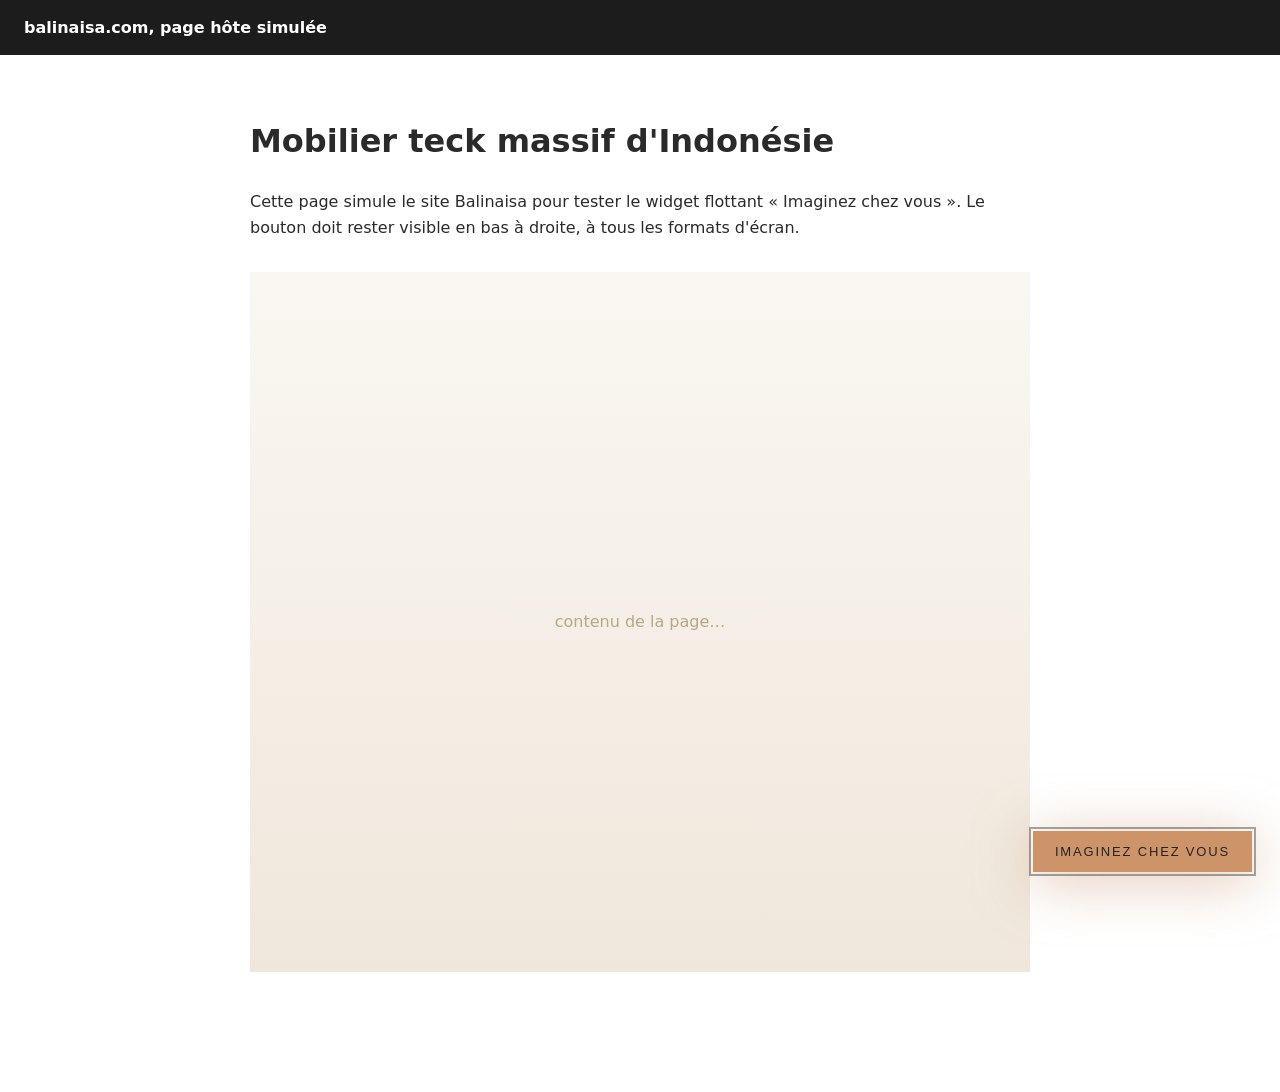
<file: widget-demo.html>
<!DOCTYPE html>
<html lang="fr">
<head>
  <meta charset="UTF-8">
  <meta name="viewport" content="width=device-width, initial-scale=1.0">
  <!-- Google Tag Manager -->
  <script>(function(w,d,s,l,i){w[l]=w[l]||[];w[l].push({'gtm.start':
  new Date().getTime(),event:'gtm.js'});var f=d.getElementsByTagName(s)[0],
  j=d.createElement(s),dl=l!='dataLayer'?'&l='+l:'';j.async=true;j.src=
  'https://www.googletagmanager.com/gtm.js?id='+i+dl;f.parentNode.insertBefore(j,f);
  })(window,document,'script','dataLayer','GTM-KN42LDBT');</script>
  <!-- End Google Tag Manager -->
  <title>Démo widget Balinaisa (page hôte simulée)</title>
  <style>
    body { margin: 0; font-family: system-ui, sans-serif; color: #2a2a2a; }
    header { background: #1c1c1c; color: #fff; padding: 18px 24px; font-weight: 600; }
    main { max-width: 780px; margin: 0 auto; padding: 40px 24px 120px; line-height: 1.6; }
    h1 { font-weight: 600; }
    .filler { height: 700px; background: linear-gradient(#faf7f2, #efe7db); border-radius: 0; margin-top: 32px; display:flex; align-items:center; justify-content:center; color:#b9a684; }
  </style>
  <!-- Stub analytics pour vérifier le tracking du widget -->
  <script>
    window.dataLayer = window.dataLayer || [];
    var _push = window.dataLayer.push.bind(window.dataLayer);
    window.dataLayer.push = function (o) { console.log('[dataLayer]', JSON.stringify(o)); return _push(o); };
    window.gtag = function () { console.log('[gtag]', JSON.stringify([].slice.call(arguments))); };
  </script>
</head>
<body>
  <!-- Google Tag Manager (noscript) -->
  <noscript><iframe src="https://www.googletagmanager.com/ns.html?id=GTM-KN42LDBT"
  height="0" width="0" style="display:none;visibility:hidden"></iframe></noscript>
  <!-- End Google Tag Manager (noscript) -->
  <header>balinaisa.com, page hôte simulée</header>
  <main>
    <h1>Mobilier teck massif d'Indonésie</h1>
    <p>Cette page simule le site Balinaisa pour tester le widget flottant « Imaginez chez vous ». Le bouton doit rester visible en bas à droite, à tous les formats d'écran.</p>
    <div class="filler">contenu de la page…</div>
  </main>

  <!-- Le widget, comme il sera déposé sur le site -->
  <script src="embed.js" defer></script>
</body>
</html>
</file>
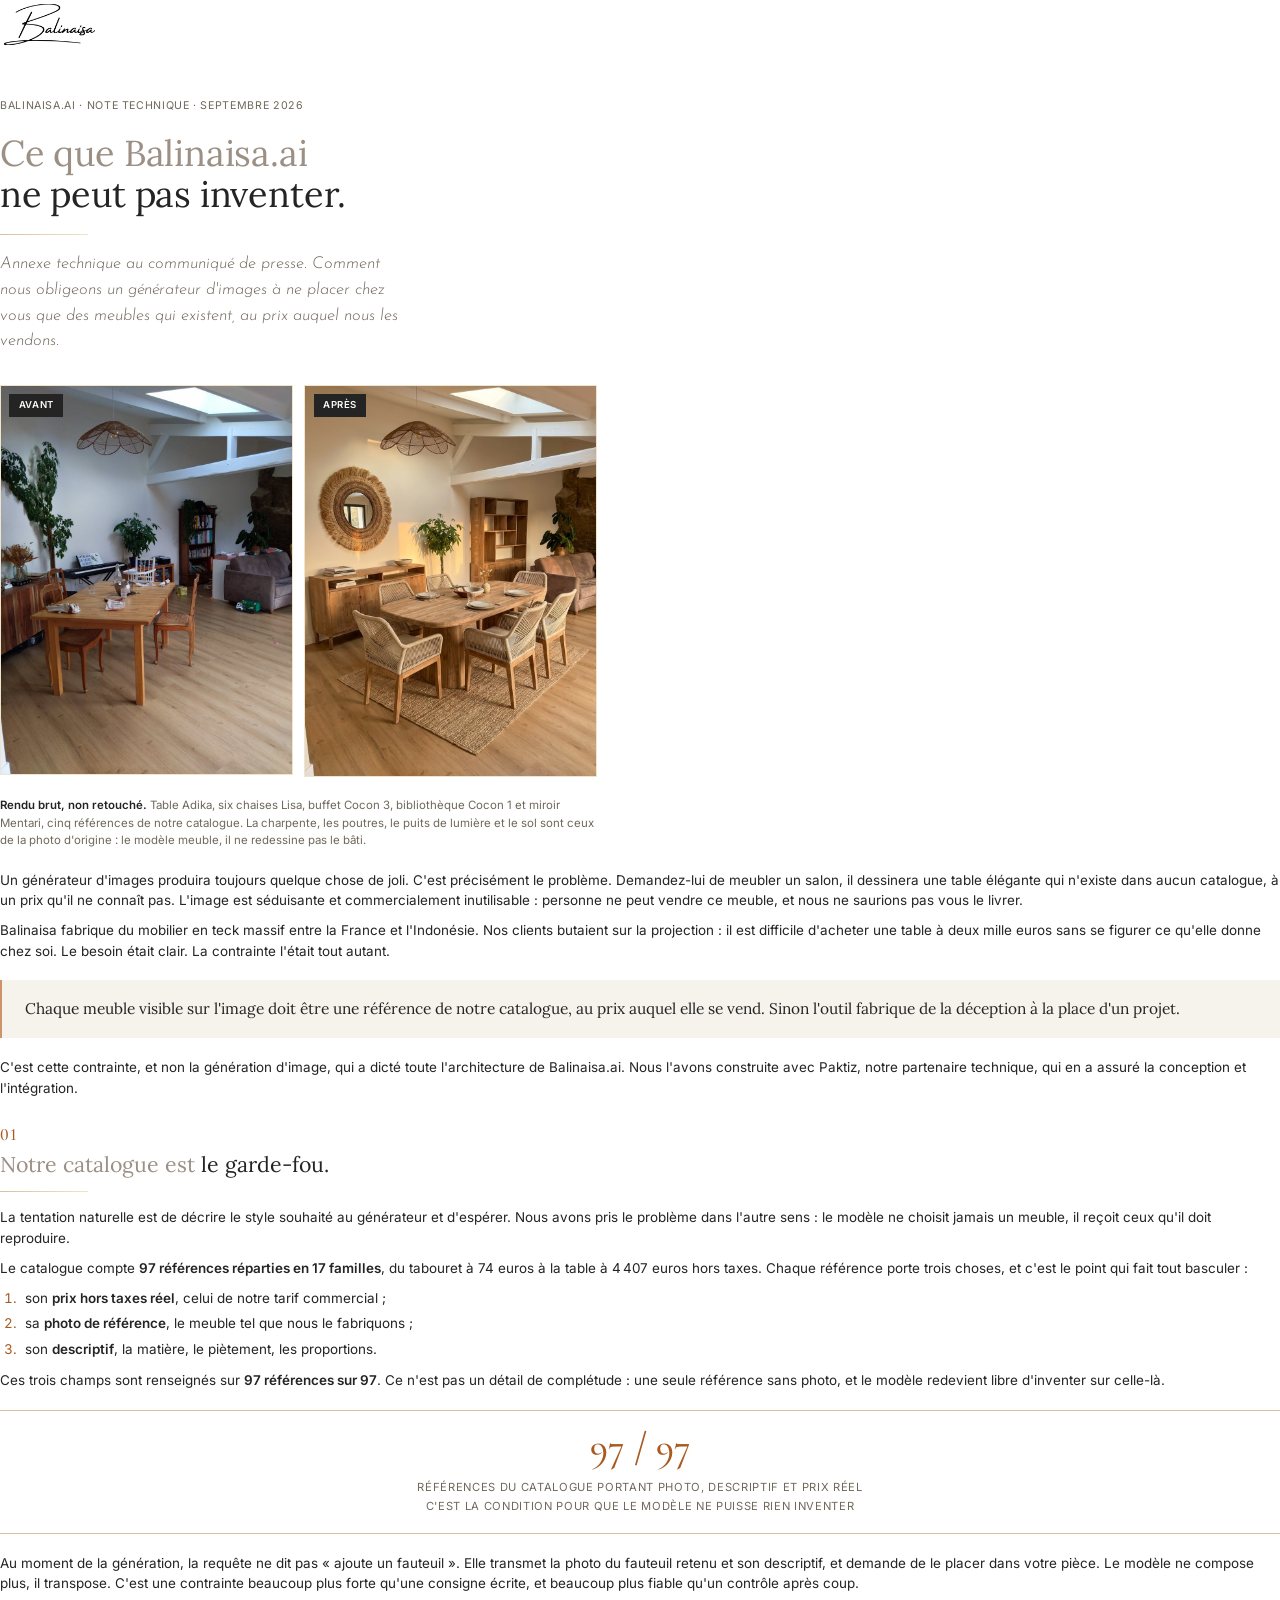
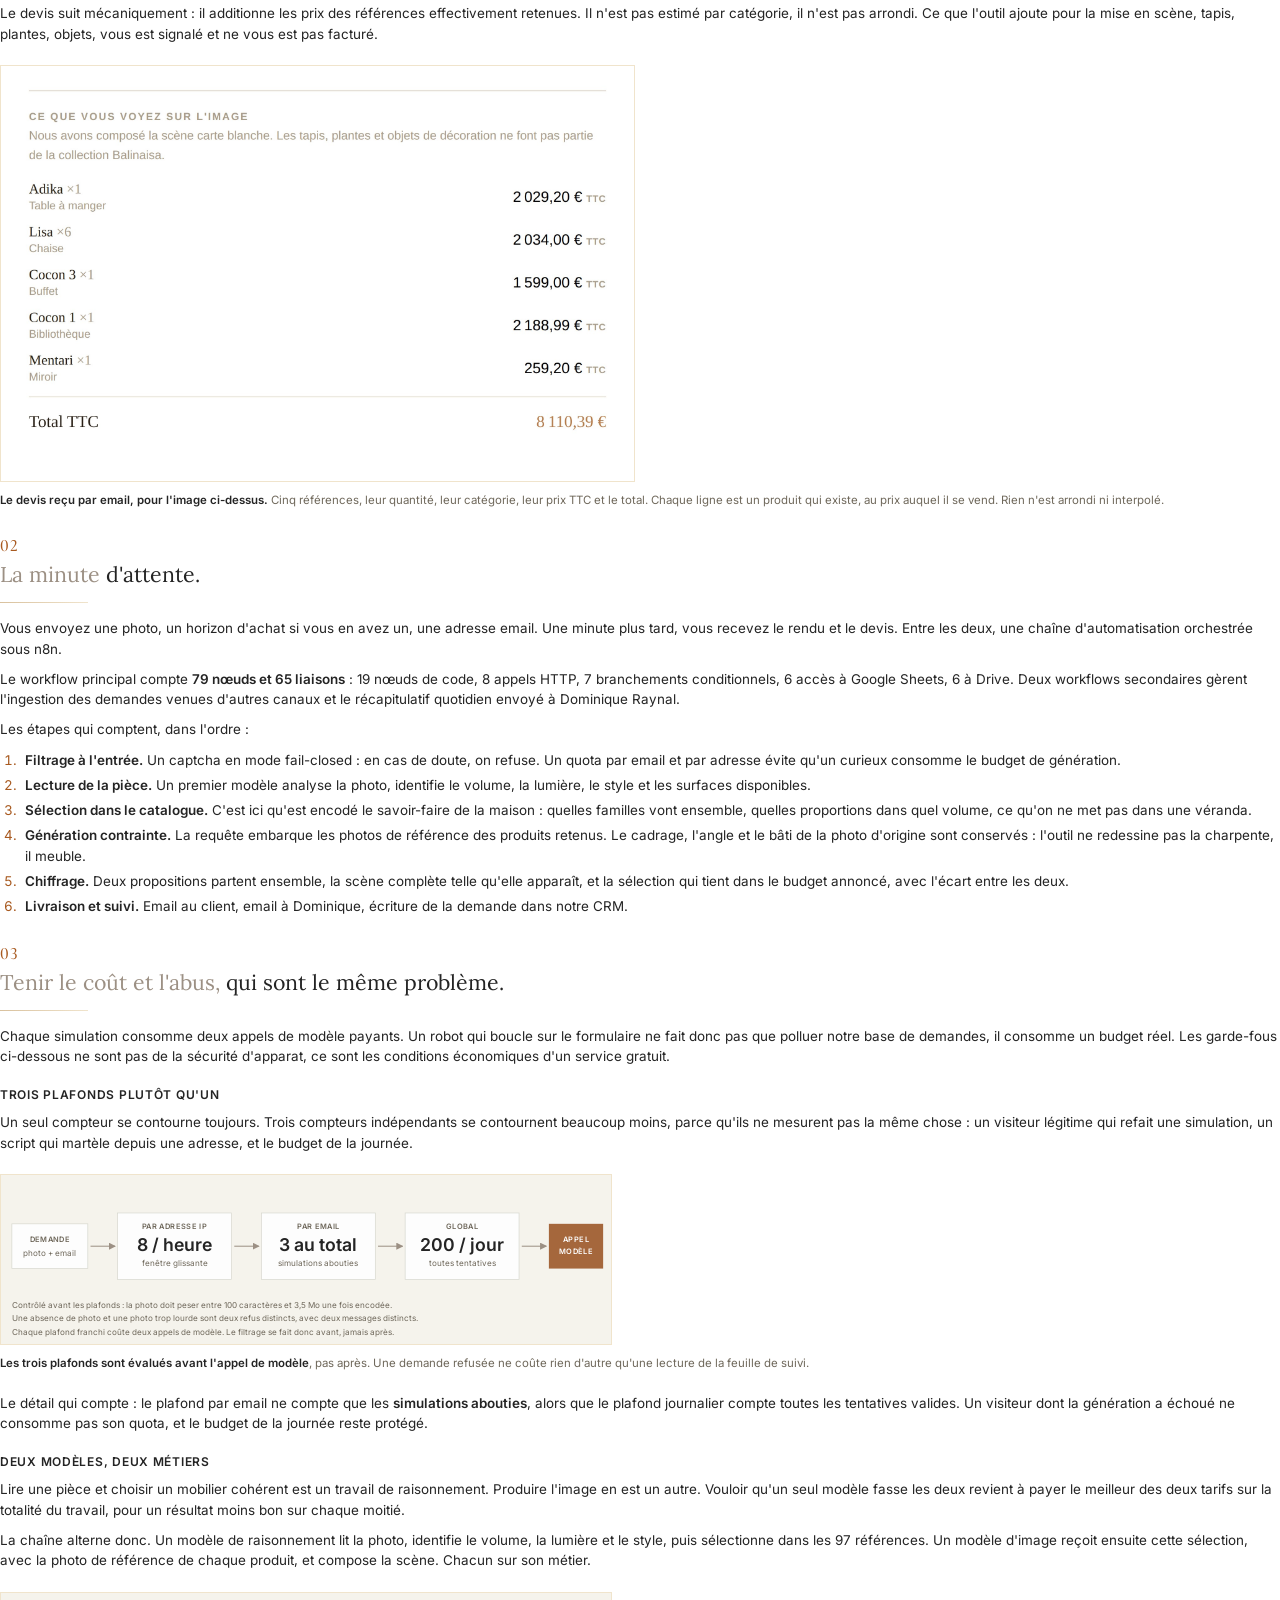
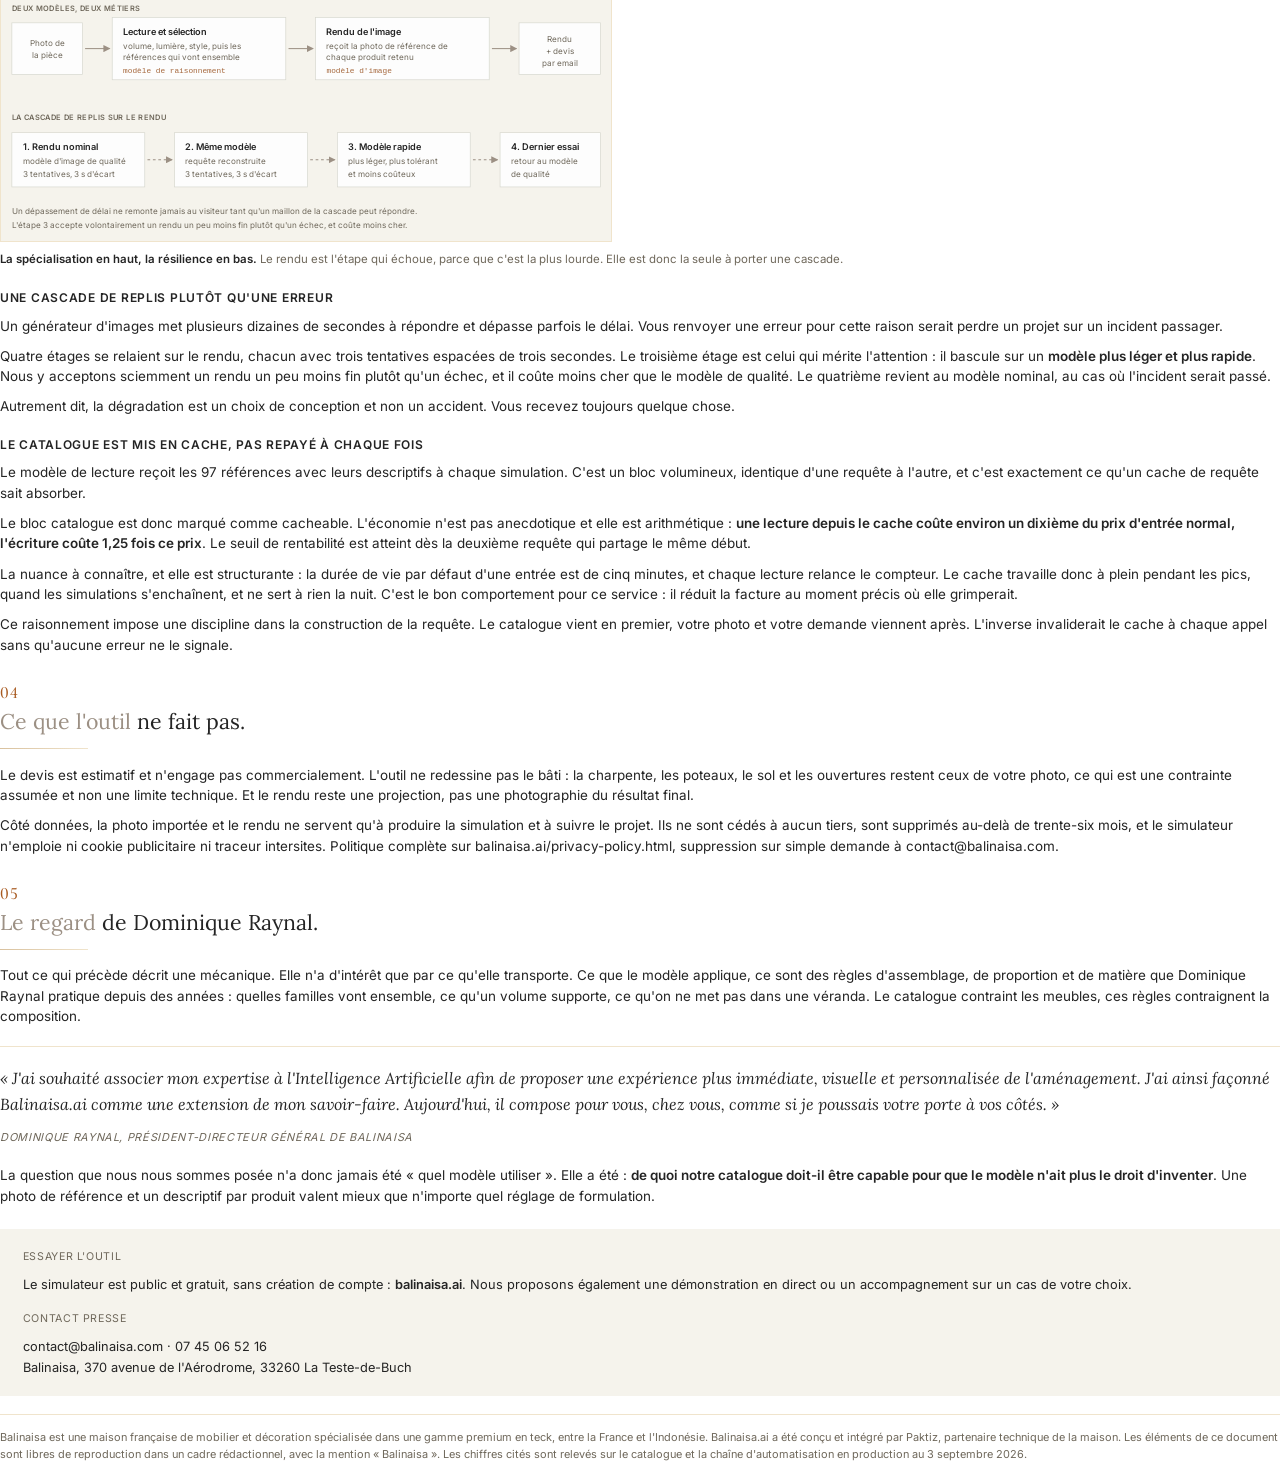
<file: tools/note-technique-print.html>
<!DOCTYPE html>
<html lang="fr">
<head>
<meta charset="utf-8">
<title>Balinaisa.ai, note technique</title>

<!-- Polices auto-hebergees du depot : aucun appel reseau au rendu, donc un PDF
     reproductible et des glyphes reellement embarques (RGPD, meme regle que le site). -->
<link rel="stylesheet" href="../fonts/fonts.css">

<!-- Charte d impression partagee avec les autres masters de tools/. -->
<link rel="stylesheet" href="print-charte-v04.css">

<style>
/* Propre a la note technique de 6 pages : son echelle. */
html { font-size: 10.1pt; }
</style>
</head>
<body>

<!-- ======================= COUVERTURE ======================= -->
<header>
  <div class="marque">
    <img src="../marque/signature_encre_transparent.png" alt="Balinaisa">
  </div>

  <p class="eyebrow">Balinaisa.ai · Note technique · Septembre 2026</p>

  <h1><span class="mut">Ce que Balinaisa.ai</span><br>ne peut pas inventer.</h1>
  <hr class="rule">

  <p class="standfirst">Annexe technique au communiqué de presse. Comment nous obligeons un
    générateur d'images à ne placer chez vous que des meubles qui existent, au prix auquel
    nous les vendons.</p>

  <figure class="paire">
    <div class="vue"><img src="../presse/medias/balinaisa-ai_avant_salle-a-manger-01.jpg"
         alt="Salle à manger sous charpente, photo d'origine"><span class="etiq">Avant</span></div>
    <div class="vue"><img src="../presse/medias/balinaisa-ai_apres_salle-a-manger-01.jpg"
         alt="La même salle à manger meublée par le simulateur"><span class="etiq">Après</span></div>
    <figcaption><b>Rendu brut, non retouché.</b> Table Adika, six chaises Lisa, buffet Cocon 3,
      bibliothèque Cocon 1 et miroir Mentari, cinq références de notre catalogue. La charpente,
      les poutres, le puits de lumière et le sol sont ceux de la photo d'origine : le modèle
      meuble, il ne redessine pas le bâti.</figcaption>
  </figure>
</header>

<section>
  <p>Un générateur d'images produira toujours quelque chose de joli. C'est précisément le
    problème. Demandez-lui de meubler un salon, il dessinera une table élégante qui n'existe
    dans aucun catalogue, à un prix qu'il ne connaît pas. L'image est séduisante et
    commercialement inutilisable : personne ne peut vendre ce meuble, et nous ne saurions pas
    vous le livrer.</p>

  <p>Balinaisa fabrique du mobilier en teck massif entre la France et l'Indonésie. Nos clients
    butaient sur la projection : il est difficile d'acheter une table à deux mille euros sans
    se figurer ce qu'elle donne chez soi. Le besoin était clair. La contrainte l'était tout
    autant.</p>

  <div class="exergue">Chaque meuble visible sur l'image doit être une référence de notre
    catalogue, au prix auquel elle se vend. Sinon l'outil fabrique de la déception à la place
    d'un projet.</div>

  <p>C'est cette contrainte, et non la génération d'image, qui a dicté toute l'architecture de
    Balinaisa.ai. Nous l'avons construite avec Paktiz, notre partenaire technique, qui en a
    assuré la conception et l'intégration.</p>

</section>

<!-- ======================= 1 ======================= -->
<section>
  <h2><span class="num">01</span><span class="mut">Notre catalogue est</span> le garde-fou.</h2>
  <hr class="rule">

  <p>La tentation naturelle est de décrire le style souhaité au générateur et d'espérer. Nous
    avons pris le problème dans l'autre sens : le modèle ne choisit jamais un meuble, il reçoit
    ceux qu'il doit reproduire.</p>

  <p>Le catalogue compte <strong>97 références réparties en 17 familles</strong>, du tabouret à
    74 euros à la table à 4 407 euros hors taxes. Chaque référence porte trois choses, et c'est
    le point qui fait tout basculer :</p>

  <ol>
    <li>son <strong>prix hors taxes réel</strong>, celui de notre tarif commercial ;</li>
    <li>sa <strong>photo de référence</strong>, le meuble tel que nous le fabriquons ;</li>
    <li>son <strong>descriptif</strong>, la matière, le piètement, les proportions.</li>
  </ol>

  <p>Ces trois champs sont renseignés sur <strong>97 références sur 97</strong>. Ce n'est pas un
    détail de complétude : une seule référence sans photo, et le modèle redevient libre
    d'inventer sur celle-là.</p>

  <div class="chiffre">
    <span class="val">97 / 97</span>
    <span class="lab">références du catalogue portant photo, descriptif et prix réel<br>
      c'est la condition pour que le modèle ne puisse rien inventer</span>
  </div>

  <p>Au moment de la génération, la requête ne dit pas « ajoute un fauteuil ». Elle transmet la
    photo du fauteuil retenu et son descriptif, et demande de le placer dans votre pièce. Le
    modèle ne compose plus, il transpose. C'est une contrainte beaucoup plus forte qu'une
    consigne écrite, et beaucoup plus fiable qu'un contrôle après coup.</p>

  <p>Le devis suit mécaniquement : il additionne les prix des références effectivement retenues.
    Il n'est pas estimé par catégorie, il n'est pas arrondi. Ce que l'outil ajoute pour la mise
    en scène, tapis, plantes, objets, vous est signalé et ne vous est pas facturé.</p>

  <figure class="cadre">
    <img src="../presse/medias/balinaisa-ai_devis_salle-a-manger-01.jpg"
         alt="Le devis reçu par email, cinq lignes et un total"
         style="border:1px solid var(--sable-clair)">
    <figcaption><b>Le devis reçu par email, pour l'image ci-dessus.</b> Cinq références, leur
      quantité, leur catégorie, leur prix TTC et le total. Chaque ligne est un produit qui
      existe, au prix auquel il se vend. Rien n'est arrondi ni interpolé.</figcaption>
  </figure>

</section>

<!-- ======================= 2 ======================= -->
<section>
  <h2><span class="num">02</span><span class="mut">La minute</span> d'attente.</h2>
  <hr class="rule">

  <p>Vous envoyez une photo, un horizon d'achat si vous en avez un, une adresse email. Une
    minute plus tard, vous recevez le rendu et le devis. Entre les deux, une chaîne
    d'automatisation orchestrée sous n8n.</p>

  <p>Le workflow principal compte <strong>79 nœuds et 65 liaisons</strong> : 19 nœuds de code,
    8 appels HTTP, 7 branchements conditionnels, 6 accès à Google Sheets, 6 à Drive. Deux
    workflows secondaires gèrent l'ingestion des demandes venues d'autres canaux et le
    récapitulatif quotidien envoyé à Dominique Raynal.</p>

  <p>Les étapes qui comptent, dans l'ordre :</p>

  <ol>
    <li><strong>Filtrage à l'entrée.</strong> Un captcha en mode fail-closed : en cas de doute,
      on refuse. Un quota par email et par adresse évite qu'un curieux consomme le budget de
      génération.</li>
    <li><strong>Lecture de la pièce.</strong> Un premier modèle analyse la photo, identifie le
      volume, la lumière, le style et les surfaces disponibles.</li>
    <li><strong>Sélection dans le catalogue.</strong> C'est ici qu'est encodé le savoir-faire de
      la maison : quelles familles vont ensemble, quelles proportions dans quel volume, ce qu'on
      ne met pas dans une véranda.</li>
    <li><strong>Génération contrainte.</strong> La requête embarque les photos de référence des
      produits retenus. Le cadrage, l'angle et le bâti de la photo d'origine sont conservés :
      l'outil ne redessine pas la charpente, il meuble.</li>
    <li><strong>Chiffrage.</strong> Deux propositions partent ensemble, la scène complète telle
      qu'elle apparaît, et la sélection qui tient dans le budget annoncé, avec l'écart entre les
      deux.</li>
    <li><strong>Livraison et suivi.</strong> Email au client, email à Dominique, écriture de la
      demande dans notre CRM.</li>
  </ol>
</section>

<!-- ======================= 3 ======================= -->
<section>
  <h2><span class="num">03</span><span class="mut">Tenir le coût et l'abus,</span> qui sont le même problème.</h2>
  <hr class="rule">

  <p>Chaque simulation consomme deux appels de modèle payants. Un robot qui boucle sur le
    formulaire ne fait donc pas que polluer notre base de demandes, il consomme un budget réel.
    Les garde-fous ci-dessous ne sont pas de la sécurité d'apparat, ce sont les conditions
    économiques d'un service gratuit.</p>

  <h3>Trois plafonds plutôt qu'un</h3>

  <p>Un seul compteur se contourne toujours. Trois compteurs indépendants se contournent
    beaucoup moins, parce qu'ils ne mesurent pas la même chose : un visiteur légitime qui refait
    une simulation, un script qui martèle depuis une adresse, et le budget de la journée.</p>

  <figure class="cadre">
    <svg viewBox="0 0 900 250" xmlns="http://www.w3.org/2000/svg" role="img"
         aria-label="Trois plafonds successifs filtrent une demande avant qu elle ne consomme un appel modele">
      <style>
        /* Geometrie inchangee, seules les couleurs passent en charte v0.4.
           Inter et non Josefin pour les libelles : a 11 px, la hauteur d x de
           Josefin est trop faible pour tenir a l impression. */
        .t  { font-family: Inter, system-ui, sans-serif; fill: #242424; }
        .lb { font-size: 12px; font-weight: 600; letter-spacing: .04em; text-transform: uppercase; fill: #6F685B; }
        .vl { font-size: 26px; font-weight: 600; fill: #A5673C; }
        .sb { font-size: 12.5px; fill: #6F685B; }
        .bx { fill: #FDFDFD; stroke: #D6D7CE; }
        .fl { stroke: #9C9084; stroke-width: 1.5; fill: none; }
      </style>
      <rect x="0" y="0" width="900" height="250" fill="#F5F3EC"/>

      <rect class="bx" x="16" y="72" width="112" height="66"/>
      <text class="t lb" x="72" y="99" text-anchor="middle">Demande</text>
      <text class="t sb" x="72" y="120" text-anchor="middle">photo + email</text>

      <path class="fl" d="M132 105 H168" marker-end="url(#fa)"/>
      <defs><marker id="fa" markerWidth="7" markerHeight="7" refX="6" refY="3.5" orient="auto">
        <path d="M0 0 L7 3.5 L0 7 z" fill="#9C9084"/></marker></defs>

      <rect class="bx" x="172" y="56" width="168" height="98"/>
      <text class="t lb" x="256" y="80" text-anchor="middle">Par adresse IP</text>
      <text class="t vl" x="256" y="112" text-anchor="middle">8 / heure</text>
      <text class="t sb" x="256" y="134" text-anchor="middle">fenêtre glissante</text>

      <path class="fl" d="M344 105 H380" marker-end="url(#fa)"/>

      <rect class="bx" x="384" y="56" width="168" height="98"/>
      <text class="t lb" x="468" y="80" text-anchor="middle">Par email</text>
      <text class="t vl" x="468" y="112" text-anchor="middle">3 au total</text>
      <text class="t sb" x="468" y="134" text-anchor="middle">simulations abouties</text>

      <path class="fl" d="M556 105 H592" marker-end="url(#fa)"/>

      <rect class="bx" x="596" y="56" width="168" height="98"/>
      <text class="t lb" x="680" y="80" text-anchor="middle">Global</text>
      <text class="t vl" x="680" y="112" text-anchor="middle">200 / jour</text>
      <text class="t sb" x="680" y="134" text-anchor="middle">toutes tentatives</text>

      <path class="fl" d="M768 105 H804" marker-end="url(#fa)"/>
      <rect x="808" y="72" width="80" height="66" fill="#A5673C"/>
      <text class="t lb" x="848" y="99" text-anchor="middle" style="fill:#FDFDFD">Appel</text>
      <text class="t lb" x="848" y="117" text-anchor="middle" style="fill:#FDFDFD">modèle</text>

      <text class="t sb" x="16" y="196">Contrôlé avant les plafonds : la photo doit peser entre 100 caractères et 3,5 Mo une fois encodée.</text>
      <text class="t sb" x="16" y="216">Une absence de photo et une photo trop lourde sont deux refus distincts, avec deux messages distincts.</text>
      <text class="t sb" x="16" y="236">Chaque plafond franchi coûte deux appels de modèle. Le filtrage se fait donc avant, jamais après.</text>
    </svg>
    <figcaption><b>Les trois plafonds sont évalués avant l'appel de modèle</b>, pas après. Une
      demande refusée ne coûte rien d'autre qu'une lecture de la feuille de suivi.</figcaption>
  </figure>

  <p>Le détail qui compte : le plafond par email ne compte que les <strong>simulations
    abouties</strong>, alors que le plafond journalier compte toutes les tentatives valides. Un
    visiteur dont la génération a échoué ne consomme pas son quota, et le budget de la journée
    reste protégé.</p>

  <h3>Deux modèles, deux métiers</h3>

  <p>Lire une pièce et choisir un mobilier cohérent est un travail de raisonnement. Produire
    l'image en est un autre. Vouloir qu'un seul modèle fasse les deux revient à payer le
    meilleur des deux tarifs sur la totalité du travail, pour un résultat moins bon sur chaque
    moitié.</p>

  <p>La chaîne alterne donc. Un modèle de raisonnement lit la photo, identifie le volume, la
    lumière et le style, puis sélectionne dans les 97 références. Un modèle d'image reçoit
    ensuite cette sélection, avec la photo de référence de chaque produit, et compose la scène.
    Chacun sur son métier.</p>

  <figure class="cadre">
    <svg viewBox="0 0 900 366" xmlns="http://www.w3.org/2000/svg" role="img"
         aria-label="Deux modeles specialises, un pour la lecture et la selection, un pour le rendu, avec une cascade de replis sur le rendu">
      <style>
        .t  { font-family: Inter, system-ui, sans-serif; fill: #242424; }
        .h  { font-size: 13.5px; font-weight: 600; }
        .lb { font-size: 11px; font-weight: 600; letter-spacing: .05em; text-transform: uppercase; fill: #6F685B; }
        .sb { font-size: 12px; fill: #6F685B; }
        .mo { font-family: ui-monospace, SFMono-Regular, Menlo, monospace; font-size: 11.5px; fill: #A5673C; }
        .bx { fill: #FDFDFD; stroke: #D6D7CE; }
        .fl { stroke: #9C9084; stroke-width: 1.5; fill: none; }
        .fd { stroke: #9C9084; stroke-width: 1.5; fill: none; stroke-dasharray: 4 4; }
      </style>
      <defs><marker id="a2" markerWidth="7" markerHeight="7" refX="6" refY="3.5" orient="auto">
        <path d="M0 0 L7 3.5 L0 7 z" fill="#9C9084"/></marker></defs>
      <rect x="0" y="0" width="900" height="366" fill="#F5F3EC"/>

      <text class="t lb" x="16" y="26">Deux modèles, deux métiers</text>

      <rect class="bx" x="16" y="44" width="104" height="76"/>
      <text class="t sb" x="68" y="78" text-anchor="middle">Photo de</text>
      <text class="t sb" x="68" y="96" text-anchor="middle">la pièce</text>

      <path class="fl" d="M124 82 H160" marker-end="url(#a2)"/>

      <rect class="bx" x="164" y="36" width="256" height="92"/>
      <text class="t h" x="180" y="62">Lecture et sélection</text>
      <text class="t sb" x="180" y="82">volume, lumière, style, puis les</text>
      <text class="t sb" x="180" y="99">références qui vont ensemble</text>
      <text class="t mo" x="180" y="118">modèle de raisonnement</text>

      <path class="fl" d="M424 82 H460" marker-end="url(#a2)"/>

      <rect class="bx" x="464" y="36" width="256" height="92"/>
      <text class="t h" x="480" y="62">Rendu de l'image</text>
      <text class="t sb" x="480" y="82">reçoit la photo de référence de</text>
      <text class="t sb" x="480" y="99">chaque produit retenu</text>
      <text class="t mo" x="480" y="118">modèle d'image</text>

      <path class="fl" d="M724 82 H760" marker-end="url(#a2)"/>
      <rect class="bx" x="764" y="44" width="120" height="76"/>
      <text class="t sb" x="824" y="72" text-anchor="middle">Rendu</text>
      <text class="t sb" x="824" y="90" text-anchor="middle">+ devis</text>
      <text class="t sb" x="824" y="108" text-anchor="middle">par email</text>

      <text class="t lb" x="16" y="188">La cascade de replis sur le rendu</text>

      <rect class="bx" x="16" y="206" width="196" height="80"/>
      <text class="t h" x="32" y="232">1. Rendu nominal</text>
      <text class="t sb" x="32" y="252">modèle d'image de qualité</text>
      <text class="t sb" x="32" y="272">3 tentatives, 3 s d'écart</text>

      <path class="fd" d="M216 246 H252" marker-end="url(#a2)"/>

      <rect class="bx" x="256" y="206" width="196" height="80"/>
      <text class="t h" x="272" y="232">2. Même modèle</text>
      <text class="t sb" x="272" y="252">requête reconstruite</text>
      <text class="t sb" x="272" y="272">3 tentatives, 3 s d'écart</text>

      <path class="fd" d="M456 246 H492" marker-end="url(#a2)"/>

      <rect class="bx" x="496" y="206" width="196" height="80"/>
      <text class="t h" x="512" y="232">3. Modèle rapide</text>
      <text class="t sb" x="512" y="252">plus léger, plus tolérant</text>
      <text class="t sb" x="512" y="272">et moins coûteux</text>

      <path class="fd" d="M696 246 H732" marker-end="url(#a2)"/>

      <rect class="bx" x="736" y="206" width="148" height="80"/>
      <text class="t h" x="752" y="232">4. Dernier essai</text>
      <text class="t sb" x="752" y="252">retour au modèle</text>
      <text class="t sb" x="752" y="272">de qualité</text>

      <text class="t sb" x="16" y="326">Un dépassement de délai ne remonte jamais au visiteur tant qu'un maillon de la cascade peut répondre.</text>
      <text class="t sb" x="16" y="346">L'étape 3 accepte volontairement un rendu un peu moins fin plutôt qu'un échec, et coûte moins cher.</text>
    </svg>
    <figcaption><b>La spécialisation en haut, la résilience en bas.</b> Le rendu est l'étape qui
      échoue, parce que c'est la plus lourde. Elle est donc la seule à porter une cascade.</figcaption>
  </figure>

  <h3>Une cascade de replis plutôt qu'une erreur</h3>

  <p>Un générateur d'images met plusieurs dizaines de secondes à répondre et dépasse parfois le
    délai. Vous renvoyer une erreur pour cette raison serait perdre un projet sur un incident
    passager.</p>

  <p>Quatre étages se relaient sur le rendu, chacun avec trois tentatives espacées de trois
    secondes. Le troisième étage est celui qui mérite l'attention : il bascule sur un
    <strong>modèle plus léger et plus rapide</strong>. Nous y acceptons sciemment un rendu un
    peu moins fin plutôt qu'un échec, et il coûte moins cher que le modèle de qualité. Le
    quatrième revient au modèle nominal, au cas où l'incident serait passé.</p>

  <p>Autrement dit, la dégradation est un choix de conception et non un accident. Vous recevez
    toujours quelque chose.</p>

  <h3>Le catalogue est mis en cache, pas repayé à chaque fois</h3>

  <p>Le modèle de lecture reçoit les 97 références avec leurs descriptifs à chaque simulation.
    C'est un bloc volumineux, identique d'une requête à l'autre, et c'est exactement ce qu'un
    cache de requête sait absorber.</p>

  <p>Le bloc catalogue est donc marqué comme cacheable. L'économie n'est pas anecdotique et elle
    est arithmétique : <strong>une lecture depuis le cache coûte environ un dixième du prix
    d'entrée normal, l'écriture coûte 1,25 fois ce prix</strong>. Le seuil de rentabilité est
    atteint dès la deuxième requête qui partage le même début.</p>

  <p>La nuance à connaître, et elle est structurante : la durée de vie par défaut d'une entrée
    est de cinq minutes, et chaque lecture relance le compteur. Le cache travaille donc à plein
    pendant les pics, quand les simulations s'enchaînent, et ne sert à rien la nuit. C'est le
    bon comportement pour ce service : il réduit la facture au moment précis où elle
    grimperait.</p>

  <p>Ce raisonnement impose une discipline dans la construction de la requête. Le catalogue
    vient en premier, votre photo et votre demande viennent après. L'inverse invaliderait le
    cache à chaque appel sans qu'aucune erreur ne le signale.</p>
</section>

<!-- ======================= 4 ======================= -->
<section>
  <h2><span class="num">04</span><span class="mut">Ce que l'outil</span> ne fait pas.</h2>
  <hr class="rule">

  <p>Le devis est estimatif et n'engage pas commercialement. L'outil ne redessine pas le bâti :
    la charpente, les poteaux, le sol et les ouvertures restent ceux de votre photo, ce qui est
    une contrainte assumée et non une limite technique. Et le rendu reste une projection, pas
    une photographie du résultat final.</p>

  <p>Côté données, la photo importée et le rendu ne servent qu'à produire la simulation et à
    suivre le projet. Ils ne sont cédés à aucun tiers, sont supprimés au-delà de trente-six
    mois, et le simulateur n'emploie ni cookie publicitaire ni traceur intersites. Politique
    complète sur balinaisa.ai/privacy-policy.html, suppression sur simple demande à
    contact@balinaisa.com.</p>
</section>

<!-- ======================= 5 ======================= -->
<section>
  <h2><span class="num">05</span><span class="mut">Le regard</span> de Dominique Raynal.</h2>
  <hr class="rule">

  <p>Tout ce qui précède décrit une mécanique. Elle n'a d'intérêt que par ce qu'elle transporte.
    Ce que le modèle applique, ce sont des règles d'assemblage, de proportion et de matière que
    Dominique Raynal pratique depuis des années : quelles familles vont ensemble, ce qu'un
    volume supporte, ce qu'on ne met pas dans une véranda. Le catalogue contraint les meubles,
    ces règles contraignent la composition.</p>

  <div class="citation">
    <p>« J'ai souhaité associer mon expertise à l'Intelligence Artificielle afin de proposer une
      expérience plus immédiate, visuelle et personnalisée de l'aménagement. J'ai ainsi façonné
      Balinaisa.ai comme une extension de mon savoir-faire. Aujourd'hui, il compose pour vous,
      chez vous, comme si je poussais votre porte à vos côtés. »</p>
    <p class="qui">Dominique Raynal, président-directeur général de Balinaisa</p>
  </div>

  <p>La question que nous nous sommes posée n'a donc jamais été « quel modèle utiliser ». Elle
    a été : <strong>de quoi notre catalogue doit-il être capable pour que le modèle n'ait plus
    le droit d'inventer</strong>. Une photo de référence et un descriptif par produit valent
    mieux que n'importe quel réglage de formulation.</p>

  <div class="contact">
    <p class="lab">Essayer l'outil</p>
    <p>Le simulateur est public et gratuit, sans création de compte : <b>balinaisa.ai</b>. Nous
      proposons également une démonstration en direct ou un accompagnement sur un cas de votre
      choix.</p>
    <p class="lab" style="margin-top:4mm">Contact presse</p>
    <p>contact@balinaisa.com · 07 45 06 52 16<br>
      Balinaisa, 370 avenue de l'Aérodrome, 33260 La Teste-de-Buch</p>
  </div>

  <p class="mentions">Balinaisa est une maison française de mobilier et décoration spécialisée
    dans une gamme premium en teck, entre la France et l'Indonésie. Balinaisa.ai a été conçu et
    intégré par Paktiz, partenaire technique de la maison. Les éléments de ce document sont
    libres de reproduction dans un cadre rédactionnel, avec la mention « Balinaisa ». Les
    chiffres cités sont relevés sur le catalogue et la chaîne d'automatisation en production au
    3 septembre 2026.</p>
</section>

</body>
</html>
</file>
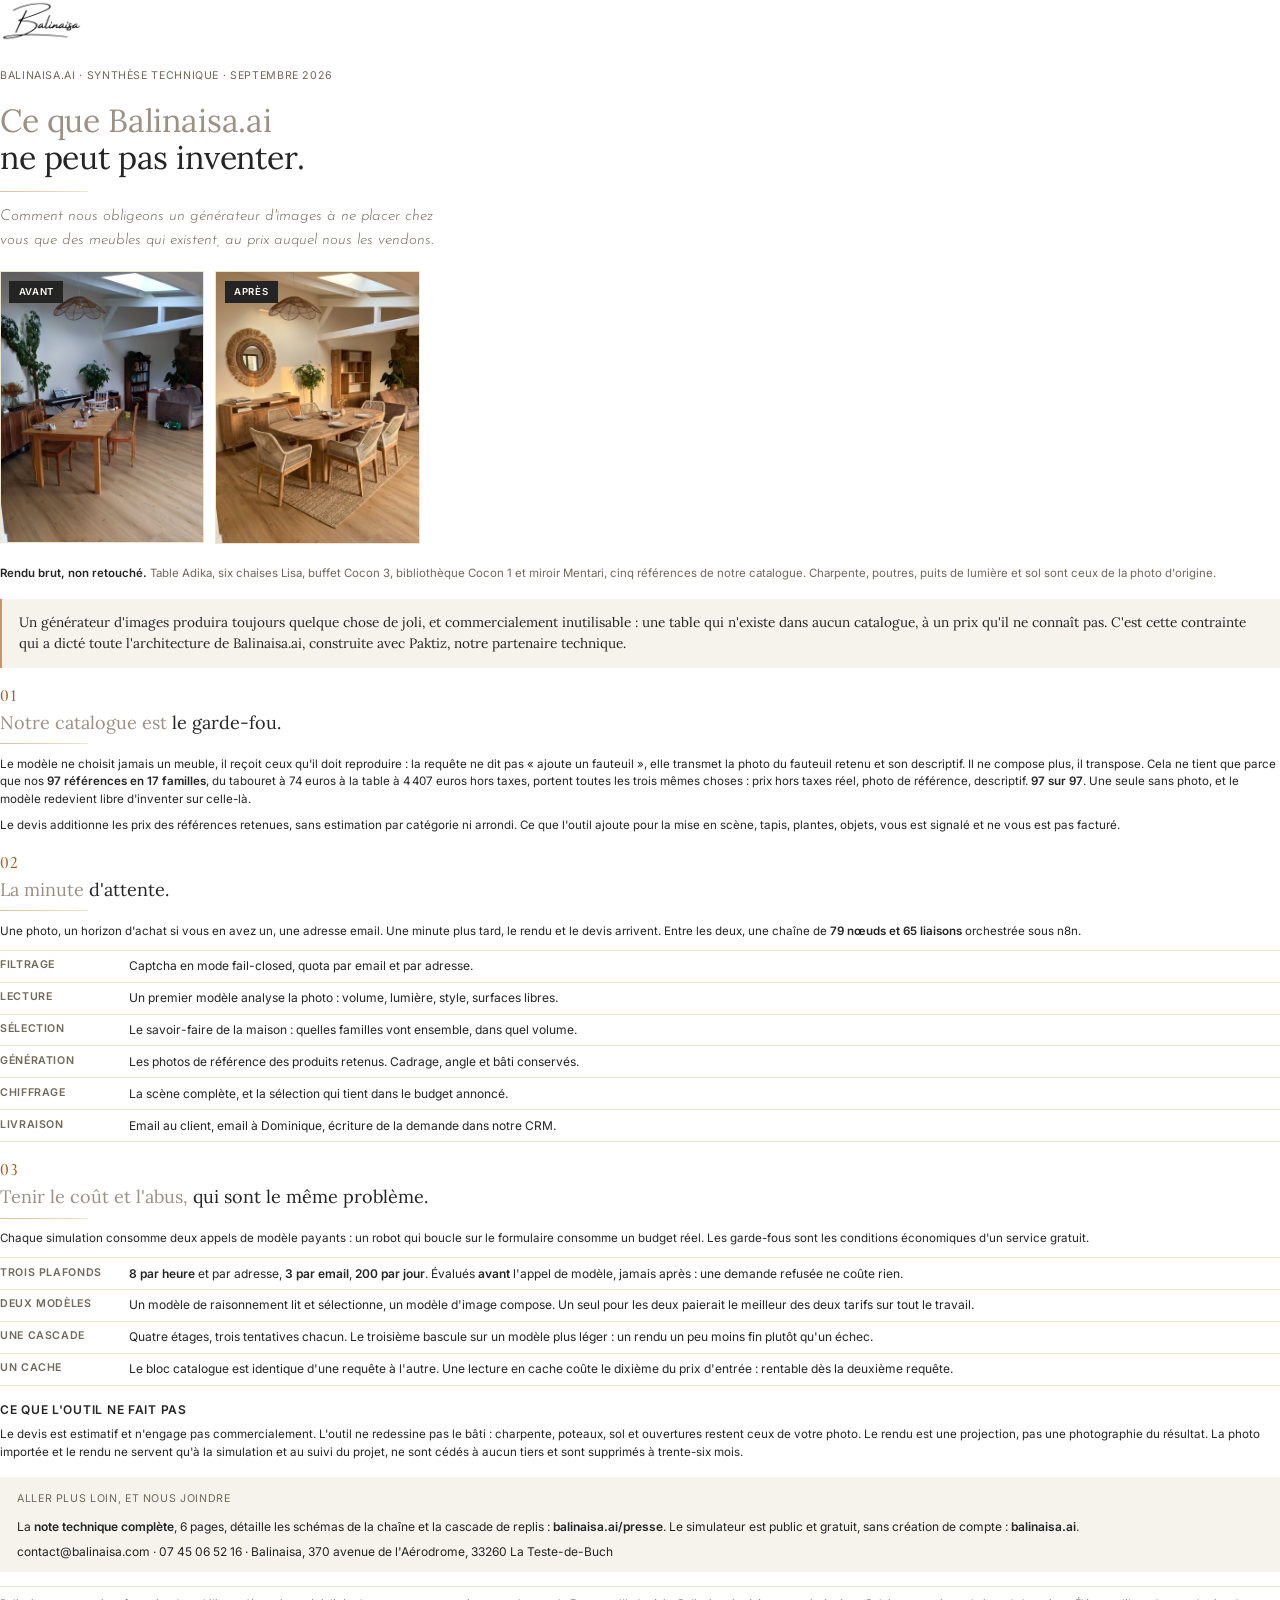
<file: tools/note-technique-synthese-print.html>
<!DOCTYPE html>
<html lang="fr">
<head>
<meta charset="utf-8">
<title>Balinaisa.ai, synthèse technique</title>

<link rel="stylesheet" href="../fonts/fonts.css">
<link rel="stylesheet" href="print-charte-v04.css">

<style>
/* ===========================================================================
   Propre a la synthese de 2 pages.
   Meme charte, meme voix, meme titre que la note complete : c est le meme
   document resserre, pas un autre. L echelle descend d un cran et les blocs
   discursifs deviennent des tableaux de faits, parce que 2 pages ne tiennent
   pas la prose de 6.
   =========================================================================== */
html { font-size: 8.7pt; }

h1 { font-size: 24pt; }
h2 { font-size: 13.5pt; margin-top: 4.5mm; }
h2 + .rule { margin: 2.5mm 0 3mm; }
.rule { margin: 4mm 0 3.5mm; }
h3 { margin: 4mm 0 2mm; }
.standfirst { font-size: 11.4pt; max-width: 116mm; margin-bottom: 5mm; }
.marque img { height: 11mm; }
.marque { margin-bottom: 7mm; }

/* La legende repasse en pleine laisse : bridee a la largeur des photos elle
   tombait sur quatre lignes et laissait une colonne vide a droite. Une
   troisieme colonne absorbe le reste sur la rangee des images, la legende
   garde son grid-column 1 / -1 de la charte et donc les 174 mm. */
.paire { max-width: none; grid-template-columns: 54mm 54mm 1fr; }
figure { margin: 4.5mm 0; }

.exergue { margin: 4mm 0; padding: 3.5mm 4.5mm; font-size: 10.2pt; }
.chiffre { margin: 4.5mm 0; padding: 4mm 0; }
.chiffre .val { font-size: 26pt; }

/* Tableau de faits : le libelle en capitales Josefin, la valeur en Inter.
   Remplace les sous-sections de la note complete, qui ne tiendraient pas. */
.faits {
  width: 100%;
  border-collapse: collapse;
  margin: 2.5mm 0 3mm;
  break-inside: avoid;
}
.faits th {
  width: 34mm;
  text-align: left;
  vertical-align: top;
  padding: 1.7mm 5mm 1.7mm 0;
  border-top: 1px solid var(--sable-clair);
  font-family: var(--sans);
  font-weight: 600;
  font-size: 8pt;
  letter-spacing: .06em;
  text-transform: uppercase;
  color: var(--taupe-aa);
}
.faits td {
  vertical-align: top;
  padding: 1.7mm 0;
  border-top: 1px solid var(--sable-clair);
  font-size: 9pt;
  line-height: 1.5;
}
.faits tr:last-child th, .faits tr:last-child td { border-bottom: 1px solid var(--sable-clair); }
.faits td b { font-weight: 600; }

.citation { margin: 4.5mm 0; padding: 4mm 0 0; }
.citation p { font-size: 10.8pt; }
.contact { margin-top: 4mm; padding: 3.5mm 4.5mm 3mm; }
.contact p { font-size: 9pt; }
.mentions { margin-top: 3.5mm; padding-top: 2.5mm; font-size: 7.8pt; }
</style>
</head>
<body>

<!-- ======================= PAGE 1 ======================= -->
<header>
  <div class="marque">
    <img src="../marque/signature_encre_transparent.png" alt="Balinaisa">
  </div>

  <p class="eyebrow">Balinaisa.ai · Synthèse technique · Septembre 2026</p>

  <h1><span class="mut">Ce que Balinaisa.ai</span><br>ne peut pas inventer.</h1>
  <hr class="rule">

  <p class="standfirst">Comment nous obligeons un générateur d'images à ne placer chez vous que
    des meubles qui existent, au prix auquel nous les vendons.</p>

  <figure class="paire">
    <div class="vue"><img src="../presse/medias/balinaisa-ai_avant_salle-a-manger-01.jpg"
         alt="Salle à manger sous charpente, photo d'origine"><span class="etiq">Avant</span></div>
    <div class="vue"><img src="../presse/medias/balinaisa-ai_apres_salle-a-manger-01.jpg"
         alt="La même salle à manger meublée par le simulateur"><span class="etiq">Après</span></div>
    <figcaption><b>Rendu brut, non retouché.</b> Table Adika, six chaises Lisa, buffet Cocon 3,
      bibliothèque Cocon 1 et miroir Mentari, cinq références de notre catalogue. Charpente,
      poutres, puits de lumière et sol sont ceux de la photo d'origine.</figcaption>
  </figure>

  <div class="exergue">Un générateur d'images produira toujours quelque chose de joli, et
    commercialement inutilisable : une table qui n'existe dans aucun catalogue, à un prix qu'il
    ne connaît pas. C'est cette contrainte qui a dicté toute l'architecture de Balinaisa.ai,
    construite avec Paktiz, notre partenaire technique.</div>
</header>

<section>
  <h2><span class="num">01</span><span class="mut">Notre catalogue est</span> le garde-fou.</h2>
  <hr class="rule">

  <p>Le modèle ne choisit jamais un meuble, il reçoit ceux qu'il doit reproduire : la requête ne
    dit pas « ajoute un fauteuil », elle transmet la photo du fauteuil retenu et son descriptif.
    Il ne compose plus, il transpose. Cela ne tient que parce que nos <strong>97 références en
    17 familles</strong>, du tabouret à 74 euros à la table à 4&#8239;407 euros hors taxes,
    portent toutes les trois mêmes choses : prix hors taxes réel, photo de référence, descriptif.
    <strong>97 sur 97</strong>. Une seule sans photo, et le modèle redevient libre d'inventer sur
    celle-là.</p>

  <p>Le devis additionne les prix des références retenues, sans estimation par catégorie ni
    arrondi. Ce que l'outil ajoute pour la mise en scène, tapis, plantes, objets, vous est
    signalé et ne vous est pas facturé.</p>
</section>

<!-- ======================= PAGE 2 ======================= -->
<section>
  <h2><span class="num">02</span><span class="mut">La minute</span> d'attente.</h2>
  <hr class="rule">

  <p>Une photo, un horizon d'achat si vous en avez un, une adresse email. Une minute plus tard,
    le rendu et le devis arrivent. Entre les deux, une chaîne de <strong>79 nœuds et
    65 liaisons</strong> orchestrée sous n8n.</p>

  <table class="faits">
    <tr><th>Filtrage</th><td>Captcha en mode fail-closed, quota par email et par adresse.</td></tr>
    <tr><th>Lecture</th><td>Un premier modèle analyse la photo : volume, lumière, style, surfaces libres.</td></tr>
    <tr><th>Sélection</th><td>Le savoir-faire de la maison : quelles familles vont ensemble, dans quel volume.</td></tr>
    <tr><th>Génération</th><td>Les photos de référence des produits retenus. Cadrage, angle et bâti conservés.</td></tr>
    <tr><th>Chiffrage</th><td>La scène complète, et la sélection qui tient dans le budget annoncé.</td></tr>
    <tr><th>Livraison</th><td>Email au client, email à Dominique, écriture de la demande dans notre CRM.</td></tr>
  </table>
</section>

<section>
  <h2><span class="num">03</span><span class="mut">Tenir le coût et l'abus,</span> qui sont le même problème.</h2>
  <hr class="rule">

  <p>Chaque simulation consomme deux appels de modèle payants : un robot qui boucle sur le
    formulaire consomme un budget réel. Les garde-fous sont les conditions économiques d'un
    service gratuit.</p>

  <table class="faits">
    <tr><th>Trois plafonds</th><td><b>8 par heure</b> et par adresse, <b>3 par email</b>, <b>200 par jour</b>. Évalués <b>avant</b> l'appel de modèle, jamais après : une demande refusée ne coûte rien.</td></tr>
    <tr><th>Deux modèles</th><td>Un modèle de raisonnement lit et sélectionne, un modèle d'image compose. Un seul pour les deux paierait le meilleur des deux tarifs sur tout le travail.</td></tr>
    <tr><th>Une cascade</th><td>Quatre étages, trois tentatives chacun. Le troisième bascule sur un modèle plus léger : un rendu un peu moins fin plutôt qu'un échec.</td></tr>
    <tr><th>Un cache</th><td>Le bloc catalogue est identique d'une requête à l'autre. Une lecture en cache coûte le dixième du prix d'entrée : rentable dès la deuxième requête.</td></tr>
  </table>

  <h3>Ce que l'outil ne fait pas</h3>

  <p>Le devis est estimatif et n'engage pas commercialement. L'outil ne redessine pas le bâti :
    charpente, poteaux, sol et ouvertures restent ceux de votre photo. Le rendu est une
    projection, pas une photographie du résultat. La photo importée et le rendu ne servent qu'à
    la simulation et au suivi du projet, ne sont cédés à aucun tiers et sont supprimés à
    trente-six mois.</p>

  <div class="contact">
    <p class="lab">Aller plus loin, et nous joindre</p>
    <p>La <b>note technique complète</b>, 6 pages, détaille les schémas de la chaîne et la cascade
      de replis : <b>balinaisa.ai/presse</b>. Le simulateur est public et gratuit, sans création
      de compte : <b>balinaisa.ai</b>.</p>
    <p>contact@balinaisa.com · 07&#160;45&#160;06&#160;52&#160;16 · Balinaisa,
      370 avenue de l'Aérodrome, 33260&#160;La&#160;Teste-de-Buch</p>
  </div>

  <p class="mentions">Balinaisa est une maison française de mobilier et décoration spécialisée
    dans une gamme premium en teck, entre la France et l'Indonésie. Balinaisa.ai a été conçu et
    intégré par Paktiz, partenaire technique de la maison. Éléments libres de reproduction dans un
    cadre rédactionnel, avec la mention « Balinaisa ». Chiffres relevés sur le catalogue et la
    chaîne en production au 3 septembre 2026.</p>
</section>

</body>
</html>
</file>
<file: styles.css>
/* =============================================
   BALINAISA SIMULATOR - Design System
   ============================================= */

:root {
  /* ============================================================
     Design system Balinaisa v0.5 « Doré sauge, contraste » (11/09/2026).
     Source : balinaisa-assets/site/design-system/DESIGN-SYSTEM.md,
     couleurs mesurees sur le Catalogue Collection 2027.
     L accent est le dore #C3875E, mesure sur balinaisa.com (v0.4,
     eclaircit le teck #9A6A33 de la v0.3) ; les gris neutres sont
     remplaces par le taupe #807869 et le sauge #959880 du site.
     Les anciens noms de variables sont CONSERVES : ils sont utilises
     dans 1200 lignes de CSS et dans les pages. Seules leurs valeurs
     changent, ce qui evite une reecriture a risque de chaque regle.
     ============================================================ */

  /* ---- Palette du catalogue ---- */
  --bali-ivoire:      #FAF9F5;
  --bali-ivoire-2:    #F5F3EC;
  --bali-blanc:       #FDFDFD;
  --bali-encre:       #242424;
  /* Premier mot des titres deux tons. Etait #9C9084, qui donnait 2.81 sur l ivoire 2 : sous
     le seuil AA de 3 du GRAND texte, et c est le seul seuil qui s applique ici puisque
     .bali-muted ne sert que dans des h1/h2 d affichage (Lighthouse mobile, 14/09). Assombri
     a teinte constante, les trois canaux gardent leur rapport : 3.30 sur l ivoire 2, 3.48
     sur l ivoire, 3.60 sur le blanc. Il reste plus clair que le taupe, a 3.93, donc le
     contraste des titres deux tons tient. */
  --bali-greige:      #8F8477;
  --bali-gris:        #807869;   /* taupe balinaisa.com : on evite les gris neutres (v0.4) */
  --bali-gris-2:      #959880;   /* vert sauge balinaisa.com, mentions discretes (v0.4) */
  --bali-sable:       #D9C19E;   /* filet dore */
  --bali-sable-clair: #F0E4CC;
  --bali-teck:        #CE9469;   /* dore de marque depuis le 01/10 (decision de Charles, l ancien
                                    dore clair) : aplats des CTA, filets, plaque du monogramme. A
                                    2.47 sur ivoire il ne porte ni petit texte, ni bordure, ni
                                    anneau de focus : ceux-la prennent la variante AA. Ce qu on
                                    ecrit DESSUS est l encre, a 5.96 ; le blanc n y tient qu a 2.60. */
  --bali-teck-survol: #C3875E;   /* l ancien dore de marque, devenu le survol d un aplat de CTA :
                                    il fonce d un cran, l encre y tient encore a 5.14 */
  --bali-teck-hover:  #A96E47;   /* dore sombre, DECOR seul : l encre n y tient qu a 3.70 */
  /* Variante AA du dore, v0.5 du 11/09/2026 : meme teinte que le dore de marque (25 deg contre
     24), mais un tiers de chroma en plus, ce qui la tient cuivree la ou un simple assombrissement
     vire au brun (essai #986039, ecarte le 11/09). C est elle qui porte le texte dore, les
     libelles, les prix, les bordures et les anneaux de focus. Mesures : ivoire 4.81, ivoire 2
     4.56, blanc 4.98, et 5.06 pour du blanc pose dessus. */
  --bali-dore-aa:       #A85A20;
  --bali-dore-aa-hover: #8A4818;   /* survol : 6.60 sur ivoire, 6.95 avec du blanc dessus */
  /* Variante AA du taupe, la meme que les gabarits d email n8n. Le taupe plein
     donne 4.15 sur ivoire et le sauge 2.82, tous deux sous le seuil AA de 4.5
     du texte courant : tout le PETIT texte du site passe par cette valeur,
     a 5.24. Regle du 03/09/2026, cf balinaisa-assets/site/design-system. */
  --bali-taupe-aa:    #6F685B;
  /* Les sauges de balinaisa.com, 11/09/2026. Le sauge se lit a l ENVERS du dore : c est la
     clarte du fond qui decide de la couleur du texte. Sur le sauge fonce on ecrit en blanc
     (9.77), sur le sauge clair en encre (10.70). Le sauge moyen porte l encre a 5.23 et jamais
     du blanc, qui tomberait a 2.97 : c est le defaut d accessibilite du .com, dont une partie
     des boutons pose du blanc sur un sauge clair, a 2.40. Le #444535 est le fond reel des
     boutons du .com ; le #959880 et le #D6D7CE n y servent qu aux puces de carrousel. */
  --bali-sauge-fonce: #444535;
  --bali-sauge:       #959880;
  --bali-sauge-clair: #D6D7CE;

  /* ---- Correspondance avec les noms deja en place ---- */
  --bg:            var(--bali-ivoire);
  --bg-card:       var(--bali-blanc);
  --bg-muted:      var(--bali-ivoire-2);
  --border:        var(--bali-sable-clair);
  --border-strong: var(--bali-sable);
  --text:          var(--bali-encre);
  --text-sub:      var(--bali-taupe-aa);   /* etait le taupe plein : 3.93 sur ivoire 2 a 15 px (Lighthouse, 03/09) */
  --text-muted:    var(--bali-taupe-aa);   /* etait le sauge, 2.82 : jamais un texte a lire */
  --primary:       var(--bali-dore-aa);        /* etait le dore plein : liens a 2.87 (Lighthouse,
                                                  11/09). Un seul jeton a change, les usages
                                                  texte, bordure et focus suivent. */
  --primary-dark:  var(--bali-dore-aa-hover);
  --primary-light: var(--bali-sable-clair);
  /* Les APLATS de CTA gardent le dore de marque, sous un texte ENCRE : 5.14, conforme, la ou le
     blanc ne tenait qu a 3.02. Arbitrage de Charles du 11/09, apres comparaison des deux rendus.
     Leur bordure vaut leur fond : aucun filet d une autre couleur autour d un bouton. Le TEXTE
     dore hors bouton, lui, garde la variante AA. */
  /* Actions SECONDAIRES : le sauge, avec le fonce en etat actif. Le dore reste l action
     principale, et deux actions de meme poids ne se disputent plus le regard. */
  --secondaire:         var(--bali-sauge-clair);
  --secondaire-active:  var(--bali-sauge-fonce);
  --on-secondaire:      var(--bali-encre);
  --on-secondaire-active: #FFFFFF;

  --primary-surface:       var(--bali-teck);
  --primary-surface-hover: var(--bali-teck-survol);  /* l aplat fonce d un cran ; plus sombre (#A96E47), l encre tomberait a 3.70 */
  --on-primary:            var(--bali-encre);
  --accent:        var(--bali-sable);
  --accent-light:  var(--bali-ivoire-2);

  /* Retours fonctionnels : hors charte, ils doivent rester lisibles comme signaux. */
  --success:     #3D7A5A;
  --success-bg:  #EBF5EF;

  /* ---- Angles droits : signature du catalogue ----
     « Aucun arrondi : photos et blocs a angles droits, plein cadre. »
     Les tokens passent a 0 plutot que d etre supprimes, pour ne pas
     casser les 17 regles qui les appellent. */
  --radius-sm: 0;
  --radius-md: 0;
  --radius-lg: 0;
  --radius-xl: 0;

  /* ---- Ombres : le catalogue n en a pas. On les allege sans les
     supprimer, une carte de formulaire a besoin d un peu de relief. */
  --shadow-sm:   0 1px 2px rgba(36,36,36,.05);
  --shadow-md:   0 10px 40px -24px rgba(36,36,36,.35);

  /* ---- Typographie ----
     Trois familles de la charte, plus Inter conserve en CORPS.
     Le design system signale lui-meme que la faible hauteur d x de
     Josefin Sans pose un probleme de lisibilite mesure sur mobile ;
     le simulateur est d abord un formulaire mobile. Josefin porte donc
     les signatures (capitales, boutons, standfirsts, specs), pas la
     saisie. Arbitrage de Charles du 02/09. */
  --font-display: 'Cormorant Garamond', 'EB Garamond', Georgia, serif;
  --font-serif:   'Lora', 'Libre Baskerville', Georgia, serif;
  --font-sans:    'Inter', system-ui, sans-serif;
  --font-caps:    'Josefin Sans', 'Century Gothic', 'Avenir', sans-serif;

  /* ---- Petits textes : la regle du 03/09/2026 ----
     Les libelles, legendes, dates, sources et autres petits textes sont en
     UNE SEULE police, Inter, en graisse normale. Un libelle peut rester en
     capitales, avec un interlettrage discret. Josefin et sa chasse de .18em,
     signatures du catalogue, sont reservees aux BOUTONS et aux STANDFIRSTS
     (arbitrage du 02/09 conserve) : sa hauteur d x est faible (le design
     system le mesure) et en petit texte courant, chassee, elle devient
     illisible. Un bouton a son aplat et son air, un libelle n a rien.
     Posee par Charles sur la page presse, puis etendue a tout le site.
     Et AUCUNE graisse non servie : fonts.css ne sert Lora qu en 400-500 et
     Inter qu en 300/400/500/600, tout 600 sur Lora ou 700 sur Inter est un
     faux gras fabrique par le navigateur (42 cas mesures le 03/09). */
  /* 0.14em : la chasse reellement servie par tous les CTA. Le jeton annoncait 0.18em mais
     n etait appele nulle part, chaque bouton codant sa valeur en dur ; les boutons passent
     par le jeton depuis le 11/09, la valeur retenue etant celle qui est en production. */
  --tracking-caps:  0.14em;
  --tracking-small: 0.06em;   /* capitales d un libelle sous 14 px */
  --rule-w: 88px;            /* longueur du filet dore sous les titres */

  --transition:  0.18s ease;
}

*, *::before, *::after { box-sizing: border-box; margin: 0; padding: 0; }

/* <b> et <strong> demandent 700 par defaut, qu Inter ne sert pas. 600 est la
   graisse forte reellement servie : le navigateur n a plus rien a fabriquer. */
b, strong { font-weight: 600; }

html { font-size: 16px; scroll-behavior: smooth; }

body {
  font-family: var(--font-sans);
  background: var(--bg);
  color: var(--text);
  min-height: 100vh;
  display: flex;
  flex-direction: column;
  line-height: 1.6;
}

img { display: block; max-width: 100%; }
a { color: var(--primary); text-decoration: none; }
a:hover { text-decoration: underline; }
button { cursor: pointer; font-family: var(--font-sans); }
input, textarea, select { font-family: var(--font-sans); }

.hidden { display: none !important; }

/* =============================================
   HEADER
   ============================================= */
.header {
  position: sticky;
  top: 0;
  z-index: 100;
  background: rgba(242,236,227,.94);
  backdrop-filter: blur(12px);
  border-bottom: 1px solid var(--border);
  display: flex;
  align-items: center;
  justify-content: space-between;
  padding: 0 2rem;
  height: 56px;
}

.header-logo {
  display: flex;
  align-items: center;
  gap: 10px;
  font-size: 15px;
  font-weight: 600;
  color: var(--text);
  text-decoration: none;
  letter-spacing: -0.02em;
}

/* =============================================
   HERO - video background, full-screen
   ============================================= */
.hero {
  position: relative;
  min-height: 100vh;
  display: flex;
  align-items: center;
  justify-content: center;
  overflow: hidden;
  color: #fff;
}

/* L'image de fond est un <img> et non le poster de la video : poster n'a pas de srcset,
   donc un seul fichier pour tous les ecrans (PSI, 03/09). L'img porte deux largeurs ; la
   video, sans poster ni source, est transparente tant qu'elle ne joue pas (spec HTML :
   « transparent black ») et la recouvre quand elle joue (bureau seulement). */
.hero-bg-img,
.hero-bg-video {
  position: absolute;
  inset: 0;
  width: 100%;
  height: 100%;
  object-fit: cover;
  z-index: 0;
  /* Invisible tant qu'elle ne joue pas, puis fondu sur l'image du hero (classe posee par
     maybeLoadHeroVideo). */
  opacity: 0;
  transition: opacity 600ms ease;
}
.hero-bg-video.joue { opacity: 1; }

.hero-overlay {
  position: absolute;
  inset: 0;
  background: linear-gradient(
    to bottom,
    rgba(20,12,5,.30) 0%,
    rgba(20,12,5,.55) 60%,
    rgba(20,12,5,.78) 100%
  );
  z-index: 1;
}

.hero-content {
  position: relative;
  z-index: 2;
  text-align: center;
  max-width: 720px;
  padding: 2rem;
  display: flex;
  flex-direction: column;
  align-items: center;
  gap: 1.1rem;
}

.hero-title {
  font-family: var(--font-display);   /* Cormorant : hero et grands displays (charte §2) */
  font-size: clamp(2.4rem, 5vw, 3.8rem);
  font-weight: 500;
  line-height: 1.18;
  color: #fff;
  letter-spacing: -0.01em;
  margin: 0;
}

.hero-title em {
  font-style: italic;
  color: var(--bali-sable);   /* le filet dore du catalogue, pas un jaune */
}

/* Texte sur photo : une ombre portee decolle les lettres du fond quel que soit ce
   qu'il y a derriere (un canape gris clair passait sous le seuil de lisibilite).
   Meme parti pris que le logo du hero, qui porte deja un drop-shadow. */
.hero-sub {
  font-size: 16px;
  color: rgba(255,255,255,.92);
  line-height: 1.65;
  max-width: 480px;
  margin: 0;
  text-shadow: 0 1px 3px rgba(20,12,5,.85), 0 1px 12px rgba(20,12,5,.55);
}

/* La hierarchie vient de la taille (16 vs 15) et de la place, PAS d'une couleur plus
   pale : le process est la phrase qui explique le produit, elle doit rester aussi
   lisible que la signature. Meme couleur, meme ombre. */
.hero-sub-process {
  font-size: 15px;
  color: rgba(255,255,255,.92);
  margin-top: -.5rem;
  text-shadow: 0 1px 3px rgba(20,12,5,.85), 0 1px 12px rgba(20,12,5,.55);
}

/* Hero CTA - same look & animation as the sticky widget, scaled up */
.hero-cta-pulse {
  position: relative;
  display: inline-flex;
  align-items: center;
  gap: 10px;
  margin-top: 0.5rem;
  background: var(--primary-surface);
  color: var(--on-primary);
  border: 1px solid var(--primary-surface);
  border-radius: 0;
  padding: 16px 29px 16px 25px;
  font-family: var(--font-caps);
  font-size: 14px;
  font-weight: 400;
  letter-spacing: var(--tracking-caps);
  text-transform: uppercase;
  white-space: nowrap;
  cursor: pointer;
  overflow: hidden;
  filter: drop-shadow(0 6px 30px rgba(154,106,51,.45));   /* teck dore v0.3 */
  transition: transform .2s ease, background .2s ease;
}

.hero-cta-pulse::before {
  content: '';
  position: absolute;
  inset: -4px;
  border-radius: 0;
  border: 2px solid rgba(36,36,36,.4);   /* etait blanc : invisible sur l aplat dore */
  pointer-events: none;
  animation: widget-ring 2.8s ease-in-out infinite;
}

.hero-cta-pulse:hover { background: var(--primary-surface-hover); transform: translateY(-2px); }
.hero-cta-pulse:active { transform: translateY(0) scale(.98); }
.hero-cta-pulse svg { flex-shrink: 0; }

.hero-note {
  font-size: 12px;
  color: rgba(255,255,255,.50);
  letter-spacing: 0.03em;
}

.hero-scroll-hint {
  position: absolute;
  bottom: 2rem;
  left: 50%;
  transform: translateX(-50%);
  z-index: 2;
  display: flex;
  flex-direction: column;
  align-items: center;
  gap: 6px;
  color: rgba(255,255,255,.40);
  font-family: var(--font-sans);
  font-size: 10px;
  letter-spacing: var(--tracking-small);
  text-transform: uppercase;
  animation: hint-bounce 2.2s ease-in-out infinite;
}

@keyframes hint-bounce {
  0%, 100% { transform: translateX(-50%) translateY(0); }
  50% { transform: translateX(-50%) translateY(7px); }
}

/* =============================================
   STICKY CTA WIDGET
   ============================================= */
.cta-widget {
  position: fixed;
  bottom: 28px;
  right: 28px;
  z-index: 999;
  filter: drop-shadow(0 8px 28px rgba(154,106,51,.50));
}

.cta-widget::before {
  content: '';
  position: absolute;
  inset: -4px;
  border-radius: 0;
  border: 2px solid rgba(154,106,51,.50);
  pointer-events: none;
  animation: widget-ring 2.8s ease-in-out infinite;
}

@keyframes widget-ring {
  0%, 100% { opacity: 1; transform: scale(1); }
  50% { opacity: 0; transform: scale(1.07); }
}

.cta-widget-btn {
  position: relative;
  display: flex;
  align-items: center;
  gap: 9px;
  background: var(--primary-surface);
  color: var(--on-primary);
  border: 1px solid var(--primary-surface);
  border-radius: 0;
  padding: 12px 19px 12px 15px;
  font-size: 13px;
  font-weight: 400;
  letter-spacing: var(--tracking-caps);
  text-transform: uppercase;
  cursor: pointer;
  overflow: hidden;
  transition: transform .2s ease, background .2s ease, box-shadow .2s ease;
  font-family: var(--font-caps);
  white-space: nowrap;
}

.cta-widget-btn:hover {
  background: var(--primary-surface-hover);
  transform: scale(1.04);
}

.cta-widget-btn:active { transform: scale(.97); }

.cta-widget-shimmer {
  position: absolute;
  top: 0;
  left: 0;
  width: 55%;
  height: 100%;
  background: linear-gradient(90deg, transparent, rgba(255,255,255,.38), transparent);
  /* Animee en transform et non en left : left declenche une mise en page a chaque image
     (animation non composee, Lighthouse 03/09). Le reflet fait 55 % du bouton, donc
     -80 % / 160 % du bouton = -145 % / 291 % de sa propre largeur. */
  transform: translateX(-145%) skewX(-15deg);
  animation: widget-shimmer 2.8s ease-in-out infinite;
  pointer-events: none;
}

@keyframes widget-shimmer {
  0% { transform: translateX(-145%) skewX(-15deg); }
  65%, 100% { transform: translateX(291%) skewX(-15deg); }
}


/* =============================================
   BUTTONS
   ============================================= */
.btn-primary {
  display: inline-flex;
  align-items: center;
  gap: 8px;
  background: var(--primary-surface);
  color: var(--on-primary);
  border: 1px solid var(--primary-surface);
  border-radius: 0;
  padding: 13px 27px;
  font-family: var(--font-caps);
  font-size: 13px;
  font-weight: 400;
  letter-spacing: var(--tracking-caps);
  text-transform: uppercase;
  transition: background var(--transition), transform var(--transition);
}

.btn-primary:hover { background: var(--primary-surface-hover); transform: translateY(-1px); }
.btn-primary:active { transform: translateY(0); }
/* Etat inactif : un aplat de sable, SANS contour. Le bouton gardait la bordure doree de son
   etat actif, qui dessinait un cadre d une autre couleur autour d un aplat pale, exactement ce
   qu on a supprime partout ailleurs. Le texte reste au taupe, qui signale l inactivite : a 3.17
   sur le sable il est sous le seuil AA, mais un composant desactive en est explicitement
   exempte (WCAG 1.4.3), et l encre a 8.92 le ferait lire comme actif. */
.btn-primary:disabled {
  background: var(--border-strong);
  color: var(--text-muted);
  border-color: var(--border-strong);
  cursor: not-allowed;
  transform: none;
}

.btn-lg { padding: 16px 30px; font-size: 15.5px; border-radius: 0; }
.btn-full { width: 100%; justify-content: center; }

.btn-ghost {
  display: inline-flex;
  align-items: center;
  gap: 8px;
  background: transparent;
  /* Un seul filet dans la maison depuis le 11/09 : le sauge fonce. Il y avait un filet encre
     pour la navigation et un filet sauge pour l action tertiaire, indiscernables de loin. */
  color: var(--secondaire-active);
  border: 1px solid var(--secondaire-active);
  border-radius: 0;
  padding: 13px 23px;
  font-family: var(--font-caps);
  font-size: 13px;
  font-weight: 400;
  letter-spacing: var(--tracking-caps);
  text-transform: uppercase;
  transition: background var(--transition), color var(--transition);
}

.btn-ghost:hover, .btn-ghost:focus-visible { background: var(--secondaire-active); color: var(--on-secondaire-active); }

/* =============================================
   SIMULATOR TOP BAR (back button)
   ============================================= */
.sim-topbar {
  padding: 10px 2rem 0;
  max-width: 860px;
  margin: 0 auto;
  width: 100%;
  display: flex;
  align-items: center;
  justify-content: space-between;
  gap: 12px;
}

/* Badge de confiance (note Google) affiché à toutes les étapes, non cliquable */
.sim-trust {
  display: inline-flex;
  align-items: center;
  gap: 7px;
  pointer-events: none;
  user-select: none;
  white-space: nowrap;
}
.sim-trust-stars { color: #E3A008; font-size: 13px; letter-spacing: 1px; }
.sim-trust-text { font-size: 12.5px; color: var(--text-sub); }
.sim-trust-text strong { color: var(--text); font-weight: 600; }
@media (max-width: 480px) {
  .sim-topbar { padding-left: 1rem; padding-right: 1rem; }
  .sim-trust-full { display: none; }
}

.btn-back-home {
  display: inline-flex;
  align-items: center;
  gap: 5px;
  background: transparent;
  border: none;
  color: var(--text-sub);
  font-size: 13px;
  font-family: var(--font-sans);
  cursor: pointer;
  padding: 4px 0;
  transition: color var(--transition);
}

.btn-back-home:hover { color: var(--primary); }

/* =============================================
   PROGRESS BAR (top of simulator)
   ============================================= */
.progress-bar-wrap {
  height: 3px;
  background: var(--border);
  position: relative;
  overflow: hidden;
}

.progress-bar {
  height: 100%;
  background: var(--primary);
  transition: width 0.4s ease;
  width: 20%;
}

/* =============================================
   STEP COUNTER
   ============================================= */
.steps-nav {
  display: flex;
  align-items: center;
  justify-content: center;
  padding: 2rem 2rem 0;
  width: 100%;
}

.steps-counter {
  font-family: var(--font-sans);
  font-size: 12.5px;
  font-weight: 600;
  letter-spacing: var(--tracking-small);
  text-transform: uppercase;
  color: var(--text-muted);
}

/* =============================================
   STEP PANELS
   ============================================= */
.simulator {
  flex: 1;
  display: flex;
  flex-direction: column;
}

.step-panel {
  max-width: 860px;
  margin: 0 auto;
  padding: 1.5rem 2rem 4rem;
  width: 100%;
}

/* Étapes du formulaire (Profil / Coordonnées / Horizon) : colonne resserrée
   et centrée, pour que titre, carte et actions s'alignent parfaitement. */
.step-panel--form { max-width: 660px; }

.step-header { margin-bottom: 2.25rem; text-align: center; }

.step-title {
  font-family: var(--font-serif);
  font-size: clamp(1.75rem, 3vw, 2.25rem);
  font-weight: 500;
  color: var(--text);
  margin-bottom: 0.5rem;
}

.step-desc { font-size: 15px; color: var(--text-sub); }

#step-1 .step-header,
#step-1 .step-desc { text-align: left; }

.step-actions {
  display: flex;
  align-items: center;
  justify-content: space-between;
  gap: 12px;
  margin-top: 2.5rem;
  padding-top: 1.75rem;
  border-top: 1px solid var(--border);
}

/* Step 1 has a single button - right-align it */
#step-1 .step-actions { justify-content: flex-end; }

/* Sticky bottom bar - activated by JS */
.step-actions.is-sticky {
  position: fixed;
  bottom: 0;
  left: 0;
  right: 0;
  z-index: 200;
  margin-top: 0;
  padding: 12px max(1rem, calc((100vw - 860px) / 2 + 2rem));
  border-top: 1px solid var(--border);
  background: rgba(249, 246, 241, 0.96);
  backdrop-filter: blur(10px);
  -webkit-backdrop-filter: blur(10px);
  box-shadow: 0 -4px 28px rgba(0, 0, 0, 0.10);
}

/* Extra bottom padding so content isn't hidden behind sticky bar */
.has-sticky-bar { padding-bottom: 88px !important; }

/* =============================================
   UPLOAD ZONE
   ============================================= */
.upload-zone {
  border: 2px dashed var(--border-strong);
  border-radius: 0;
  background: var(--bg-card);
  min-height: 280px;
  display: flex;
  align-items: center;
  justify-content: center;
  cursor: pointer;
  transition: border-color var(--transition), background var(--transition);
  position: relative;
  overflow: hidden;
}

.upload-zone:hover { border-color: var(--primary); background: var(--primary-light); }
.upload-zone.has-file { border-style: solid; border-color: var(--primary); }

/* Bouton retirer/changer la photo (sur l'apercu), surtout utile sur mobile. */
.preview-remove {
  position: absolute;
  top: 10px;
  right: 10px;
  width: 36px;
  height: 36px;
  border-radius: 50%;   /* bouton de fermeture : rond, ce n est ni une photo ni un bloc */
  border: none;
  cursor: pointer;
  background: rgba(42, 31, 20, .62);
  color: #fff;
  display: flex;
  align-items: center;
  justify-content: center;
  z-index: 3;
  box-shadow: 0 2px 8px rgba(0, 0, 0, .25);
  transition: background var(--transition);
}
.preview-remove:hover { background: rgba(42, 31, 20, .85); }
.preview-remove.hidden { display: none; }

.upload-zone-inner {
  display: flex;
  flex-direction: column;
  align-items: center;
  gap: 10px;
  text-align: center;
  padding: 2.5rem;
}

.upload-icon { color: var(--text-muted); margin-bottom: 4px; }
.upload-main { font-size: 16px; font-weight: 500; color: var(--text); }
.upload-sub { font-size: 13.5px; color: var(--text-muted); }

#preview-img {
  width: 100%;
  height: 100%;
  object-fit: contain;
  max-height: 360px;
  border-radius: 0;
}

.upload-actions {
  display: flex;
  gap: 10px;
  justify-content: center;
  flex-wrap: wrap;
  margin-top: 14px;
}

.btn-upload, .btn-camera {
  display: inline-flex;
  align-items: center;
  gap: 8px;
  border-radius: 0;
  padding: 11px 18px;
  font-family: var(--font-caps);
  font-size: 13px;
  font-weight: 400;
  letter-spacing: var(--tracking-caps);
  text-transform: uppercase;
  cursor: pointer;
  transition: background var(--transition), color var(--transition), border-color var(--transition);
}

.btn-upload {
  background: transparent;
  color: var(--text-sub);
  border: 1px solid var(--text-sub);   /* etait le sable, a 1.65 sur ivoire : un filet invisible */
}
.btn-upload:hover { background: var(--bg-muted); color: var(--text); }

.btn-camera {
  background: var(--primary-surface);
  color: var(--on-primary);
  border: 1px solid var(--primary-surface);
}
.btn-camera:hover { background: var(--primary-surface-hover); }

.upload-hint { font-size: 12px; color: var(--text-muted); text-align: center; margin-top: 10px; opacity: .7; }
.upload-error { font-size: 13px; color: #B03A2E; text-align: center; margin-top: 6px; font-weight: 500; }

.upload-tips {
  display: flex;
  gap: 1.5rem;
  margin-top: 1.25rem;
  flex-wrap: wrap;
}

.tip {
  display: flex;
  align-items: center;
  gap: 6px;
  font-size: 12.5px;
  color: var(--text-sub);
}

.tip-icon { color: var(--success); font-style: normal; }

/* Champ préférences client (optionnel) */
.client-note { margin-top: 1.75rem; }

.client-note-label {
  display: block;
  font-size: 13px;
  font-weight: 500;
  color: var(--text-sub);
  margin-bottom: 6px;
}
.client-note-label span { color: var(--text-muted); font-weight: 400; }

.client-note-input {
  width: 100%;
  border: 1px solid var(--border-strong);
  border-radius: 0;
  background: var(--bg-card);
  padding: 12px 14px;
  font-size: 14px;
  color: var(--text);
  line-height: 1.5;
  resize: vertical;
  transition: border-color var(--transition);
}
.client-note-input::placeholder { color: var(--text-muted); }
.client-note-input:focus { outline: none; border-color: var(--primary); }

/* CONTACT CARD */
.contact-card {
  background: var(--bg-card);
  border: 1px solid var(--border);
  border-radius: 0;
  padding: 1.75rem;
  box-shadow: var(--shadow-sm);
}

.form-row { display: grid; grid-template-columns: 1fr 1fr; gap: 14px; margin-bottom: 14px; }
.form-row:has(.form-group:only-child) { grid-template-columns: 1fr; }

.form-group { display: flex; flex-direction: column; gap: 6px; margin-bottom: 14px; }
.form-group:last-child { margin-bottom: 0; }

.form-group label { font-size: 13px; font-weight: 500; color: var(--text-sub); }

.form-group input,
.form-group textarea {
  border: 1px solid var(--border);
  border-radius: 0;
  padding: 12px 14px;
  font-size: 14.5px;
  color: var(--text);
  background: var(--bg);
  transition: border-color var(--transition);
  outline: none;
  resize: none;
}

.form-group input:focus,
.form-group textarea:focus {
  border-color: var(--primary);
}

.checkbox-row {
  display: flex;
  align-items: flex-start;
  gap: 10px;
  font-size: 13px;
  color: var(--text-sub);
  margin: 1.25rem 0;
  cursor: pointer;
  line-height: 1.55;
}

.checkbox-row input[type="checkbox"] {
  margin-top: 2px;
  width: 16px; height: 16px;
  accent-color: var(--primary);
  flex-shrink: 0;
}

/* Profil : particulier / professionnel */
.profile-toggle {
  display: grid;
  grid-template-columns: 1fr 1fr;
  gap: 12px;
}

.profile-btn {
  border: 1px solid var(--border);
  border-radius: 0;
  background: var(--bg);
  color: var(--text-sub);
  padding: 16px 14px;
  font-size: 14.5px;
  font-weight: 500;
  font-family: var(--font-sans);
  cursor: pointer;
  transition: border-color var(--transition), background var(--transition), color var(--transition);
}

.profile-btn:hover { border-color: var(--primary); color: var(--primary); }

.profile-btn.active {
  background: var(--primary-surface);
  color: var(--on-primary);
  border-color: var(--primary-surface);
}

.profile-error {
  font-size: 12.5px;
  color: var(--danger, #c0392b);
  margin: 10px 0 0;
}

/* =============================================
   LEAD FORM (step 3)
   ============================================= */
.lead-form-wrap {
  width: 100%;
}

.lead-recap-card {
  display: flex;
  align-items: center;
  gap: 14px;
  background: var(--bg-card);
  border: 1px solid var(--border);
  border-radius: 0;
  padding: 14px 18px;
  margin-bottom: 1.5rem;
}

.lead-recap-info { flex: 1; }

.lead-recap-name { font-size: 14px; font-weight: 600; color: var(--text); }
.lead-recap-mat  { font-size: 12px; color: var(--text-muted); margin-top: 1px; }
.lead-recap-photo {
  display: flex;
  flex-direction: column;
  align-items: center;
  gap: 4px;
  flex-shrink: 0;
}

.lead-recap-photo img {
  width: 52px; height: 44px;
  object-fit: cover;
  border-radius: 0;
  border: 1px solid var(--border);
}

.lead-recap-photo span {
  font-size: 10px;
  color: var(--text-muted);
}

/* SELECT / DROPDOWN */
.form-group select {
  width: 100%;
  border: 1px solid var(--border);
  border-radius: 0;
  padding: 12px 36px 12px 14px;
  font-size: 14.5px;
  color: var(--text);
  background-color: var(--bg);
  background-image: url("data:image/svg+xml,%3Csvg xmlns='http://www.w3.org/2000/svg' width='12' height='12' viewBox='0 0 24 24' fill='none' stroke='%237C6A54' stroke-width='2' stroke-linecap='round' stroke-linejoin='round'%3E%3Cpolyline points='6 9 12 15 18 9'/%3E%3C/svg%3E");
  background-repeat: no-repeat;
  background-position: right 12px center;
  appearance: none;
  -webkit-appearance: none;
  outline: none;
  cursor: pointer;
  transition: border-color var(--transition);
  font-family: var(--font-sans);
}

.form-group select:focus { border-color: var(--primary); }

/* =============================================
   CONFIRMATION PAGE / RÉSULTAT ALTERNATIF
   ============================================= */
.confirmation-wrap {
  max-width: 560px;
  margin: 3rem auto;
  text-align: center;
  padding: 0 1rem;
}

.confirmation-icon {
  width: 72px; height: 72px;
  background: var(--success-bg);
  border-radius: 50%;   /* pastille de confirmation */
  display: flex;
  align-items: center;
  justify-content: center;
  color: var(--success);
  margin: 0 auto 1.5rem;
}

.confirmation-icon--info {
  background: var(--primary-light);
  color: var(--primary);
}

.confirmation-actions {
  display: flex;
  gap: 12px;
  justify-content: center;
  flex-wrap: wrap;
}

.confirmation-title {
  font-family: var(--font-serif);
  font-size: 2rem;
  font-weight: 500;
  color: var(--text);
  margin-bottom: 0.75rem;
}

.confirmation-sub {
  font-size: 15px;
  color: var(--text-sub);
  line-height: 1.7;
  margin-bottom: 2rem;
}

.confirmation-details {
  background: var(--bg-card);
  border: 1px solid var(--border);
  border-radius: 0;
  padding: 1.25rem 1.5rem;
  text-align: left;
  display: flex;
  flex-direction: column;
  gap: 1.25rem;
  margin-bottom: 1.5rem;
}

.confirmation-detail {
  display: flex;
  gap: 14px;
  align-items: flex-start;
}

.confirmation-detail-icon {
  width: 36px; height: 36px;
  background: var(--primary-light);
  border-radius: 0;
  display: flex;
  align-items: center;
  justify-content: center;
  color: var(--primary);
  flex-shrink: 0;
}

.confirmation-detail-body h4 {
  font-size: 14px;
  font-weight: 600;
  color: var(--text);
  margin-bottom: 3px;
}

.confirmation-detail-body p {
  font-size: 13px;
  color: var(--text-sub);
  line-height: 1.55;
}

/* =============================================
   FOOTER
   ============================================= */
.footer {
  border-top: 1px solid var(--border);
  padding: 1.5rem 2rem;
  background: var(--bg-card);
}

.footer-inner {
  max-width: 1100px;
  margin: 0 auto;
  display: flex;
  justify-content: space-between;
  align-items: center;
  font-size: 12px;
  color: var(--text-muted);
}

.footer-sub { color: var(--text-muted); }
/* Liens dans du texte courant : sans soulignement, seule la couleur les distingue
   (axe link-in-text-block, 03/09), et le dore a 12 px ne fait que 2.97 sur blanc. Ils
   heritent donc du taupe AA du pied de page, soulignes d'un filet sable, dores au survol. */
.footer-inner a { color: inherit; text-decoration: underline; text-decoration-color: var(--bali-sable); text-underline-offset: 3px; }
.footer-inner a:hover { color: var(--primary); text-decoration-color: currentColor; }

/* =============================================
   LEGAL PAGE (privacy policy)
   ============================================= */
.legal-page {
  flex: 1;
  max-width: 720px;
  margin: 0 auto;
  padding: 3rem 2rem 5rem;
  width: 100%;
}

.legal-back {
  display: inline-block;
  font-size: 13px;
  color: var(--text-sub);
  margin-bottom: 1.5rem;
}

.legal-title {
  font-family: var(--font-serif);
  font-size: 2rem;
  font-weight: 500;
  margin-bottom: 0.4rem;
}

.legal-updated {
  font-size: 13px;
  color: var(--text-muted);
  margin-bottom: 2rem;
}

.legal-section { margin-bottom: 1.75rem; }

.legal-section h2 {
  font-family: var(--font-serif);
  font-size: 1.2rem;
  font-weight: 500;
  margin-bottom: 0.5rem;
}

/* Un h3 sans classe herite du gras par defaut du navigateur, 700, qu Inter ne
   sert pas : c etait le dernier faux gras du site, sur la page de
   confidentialite. Meme traitement que les h2 de ces pages, Lora 500. */
.legal-section h3, .legal-page h3 {
  font-family: var(--font-serif);
  font-weight: 500;
}

.legal-section p, .legal-section li {
  font-size: 14px;
  color: var(--text-sub);
  line-height: 1.7;
}

.legal-section ul { padding-left: 1.25rem; margin-top: 0.4rem; }
.legal-section li { margin-bottom: 0.3rem; }

/* =============================================
   RESPONSIVE
   ============================================= */
@media (max-width: 860px) {
  .hero-title { font-size: 2.4rem; }
  .hero-sub { font-size: 15px; }
  .form-row { grid-template-columns: 1fr; }
  .cta-widget { bottom: 20px; right: 16px; }
}

@media (max-width: 560px) {
  .header { padding: 0 1rem; }
  .sim-topbar { padding: 10px 1rem 0; }
  .steps-nav { padding: 1.5rem 1rem 0; }
  .step-panel { padding: 1rem 1rem 3rem; }
  .contact-card { padding: 1.25rem; }
  .step-title { margin-bottom: 0.4rem; }
  .step-header { margin-bottom: 1.75rem; }
  .footer-inner { flex-direction: column; gap: 4px; text-align: center; }

  /* Sticky bar on mobile: tighter padding, label hidden to save space */
  .step-actions.is-sticky {
    padding: 10px 1rem;
    gap: 8px;
  }
  .has-sticky-bar { padding-bottom: 76px !important; }
}

/* ── Balinaisa.ai - l'œil de Dominique (home) ── */
.balinaisa-ai-intro { background: var(--bg-muted); padding: 76px 24px; }
.balinaisa-ai-inner { max-width: 940px; margin: 0 auto; display: flex; gap: 52px; align-items: center; }
.balinaisa-ai-portrait { margin: 0; flex: 0 0 330px; }
.balinaisa-ai-portrait img { width: 100%; max-width: 330px; height: auto; border-radius: 0; display: block; box-shadow: 0 18px 44px rgba(60,42,24,.16); }
.balinaisa-ai-portrait.is-placeholder img { display: none; }
.balinaisa-ai-portrait.is-placeholder::before { content: "DR"; display: flex; align-items: center; justify-content: center; width: 100%; max-width: 330px; height: 200px; border-radius: 0; background: var(--primary); color: #fff; font-family: Georgia, serif; font-size: 46px; letter-spacing: .08em; }
.balinaisa-ai-text { flex: 1; min-width: 0; }
.balinaisa-ai-quote { font-family: var(--font-display); font-size: 31px; line-height: 1.38; color: var(--text); font-style: italic; font-weight: 500; margin: 0 0 20px; }
/* La signature est passee SOUS la photo (figcaption) : centree, marge en haut et non en
   bas. En mobile le conteneur est en colonne, elle tombe donc entre la photo et la citation. */
.balinaisa-ai-sign { font-family: var(--font-sans); font-size: 13px; color: var(--text-muted); letter-spacing: var(--tracking-small); text-transform: uppercase; text-align: center; margin: 16px 0 0; }
.balinaisa-ai-explain { font-size: 15px; line-height: 1.8; color: var(--text-sub); margin: 0; max-width: 48ch; }
@media (max-width: 760px) {
  .balinaisa-ai-intro { padding: 52px 24px; }
  .balinaisa-ai-inner { flex-direction: column; gap: 30px; text-align: center; }
  .balinaisa-ai-portrait { flex-basis: auto; width: 100%; }
  .balinaisa-ai-portrait img, .balinaisa-ai-portrait.is-placeholder::before { max-width: 460px; margin-left: auto; margin-right: auto; }
  .balinaisa-ai-quote { font-size: 25px; }
  .balinaisa-ai-explain { max-width: 42ch; margin-left: auto; margin-right: auto; }
}

/* ── Upload mobile-first : 2 boutons (photo d'abord), dropzone = desktop uniquement ── */
.upload-zone:not(.has-file) { display: none; }
.upload-actions { display: flex; flex-direction: column; gap: 10px; margin-top: 16px; flex-wrap: nowrap; }
.upload-zone.has-file { margin-bottom: 4px; }
.upload-actions .btn-camera, .upload-actions .btn-upload { width: 100%; justify-content: center; padding: 14px 18px; font-size: 14px; }
@media (min-width: 768px) {
  .upload-zone:not(.has-file) { display: flex; }
  .upload-actions { flex-direction: row; justify-content: center; }
  .upload-actions .btn-camera, .upload-actions .btn-upload { width: auto; }
}

/* ── Bouton outline (CTA secondaire, ex. écran de fin) ── */
.btn-outline {
  background: transparent;
  color: var(--primary);
  border: 1px solid var(--primary);
  border-radius: 0;
  padding: 11px 19px;
  font-family: var(--font-caps);
  font-size: 13px;
  font-weight: 400;
  letter-spacing: var(--tracking-caps);
  text-transform: uppercase;
  cursor: pointer;
  transition: background var(--transition), color var(--transition);
}
.btn-outline:hover { background: var(--primary-light); }

/* ── Action secondaire, en sauge ──
   Meme signature que les autres CTA : un aplat sauge clair qui porte l encre, et qui bascule
   sur le sauge fonce a l etat actif, avec du blanc dessus. C est la clarte du fond qui decide
   du texte. L action tertiaire, elle, est le filet de la maison, .btn-ghost. */
.btn-secondaire {
  display: inline-flex;
  align-items: center;
  justify-content: center;
  gap: 8px;
  border: 1px solid;
  border-radius: 0;
  padding: 13px 23px;
  font-family: var(--font-caps);
  font-size: 13px;
  font-weight: 400;
  letter-spacing: var(--tracking-caps);
  text-transform: uppercase;
  cursor: pointer;
  transition: background var(--transition), color var(--transition), border-color var(--transition);
}
.btn-secondaire {
  background: var(--secondaire);
  color: var(--on-secondaire);
  border-color: var(--secondaire);
}
.btn-secondaire:hover, .btn-secondaire:focus-visible {
  background: var(--secondaire-active);
  color: var(--on-secondaire-active);
  border-color: var(--secondaire-active);
}

/* ── CTA header : apparaît quand le CTA du hero sort de l'écran ── */
.header-cta {
  display: inline-flex;
  align-items: center;
  gap: 7px;
  background: var(--primary-surface);
  color: var(--on-primary);
  border: 1px solid var(--primary-surface);
  border-radius: 0;
  padding: 8px 15px;
  font-family: var(--font-caps);
  font-size: 12px;
  font-weight: 400;
  letter-spacing: var(--tracking-caps);
  text-transform: uppercase;
  white-space: nowrap;
  cursor: pointer;
  opacity: 0;
  transform: translateY(-6px);
  pointer-events: none;
  transition: opacity .25s ease, transform .25s ease, background .18s ease;
}
.header-cta.is-visible { opacity: 1; transform: none; pointer-events: auto; }
.header-cta:hover { background: var(--primary-surface-hover); }
.header-cta svg { flex-shrink: 0; }
@media (max-width: 400px) {
  .header-cta { font-size: 12px; padding: 7px 12px; gap: 5px; }
}

/* ── Balinaisa, la maison (home, 3e section) ── */
.brand-intro { background: var(--bg-card); padding: 74px 0 78px; }
.brand-inner { max-width: 1000px; margin: 0 auto; padding: 0 24px; display: flex; gap: 50px; align-items: center; }
.brand-lead { flex: 1; min-width: 0; }
.brand-eyebrow { font-family: var(--font-sans); font-size: 12px; text-transform: uppercase; letter-spacing: var(--tracking-small); color: var(--primary); font-weight: 600; margin: 0 0 18px; }
.brand-title { font-family: var(--font-serif); font-size: 34px; line-height: 1.2; font-weight: 500; color: var(--text); margin: 0 0 20px; }
.brand-text { font-size: 15px; line-height: 1.8; color: var(--text-sub); margin: 0 0 22px; max-width: 46ch; }
.brand-points { list-style: none; margin: 0 0 20px; padding: 0; display: flex; flex-direction: column; gap: 10px; }
.brand-points li { font-size: 15px; color: var(--text); display: flex; align-items: center; gap: 10px; }
.brand-points li span { color: var(--primary); font-size: 12px; }
.brand-ref { font-size: 13px; font-style: italic; color: var(--text-muted); margin: 0; }
.brand-visual { flex: 0 0 42%; margin: 0; }
.brand-visual img { width: 100%; aspect-ratio: 4 / 3; object-fit: cover; border-radius: 0; display: block; box-shadow: 0 18px 44px rgba(60,42,24,.14); }

.brand-slider-head { max-width: 1000px; margin: 48px auto 16px; padding: 0 24px; display: flex; align-items: baseline; justify-content: space-between; gap: 12px; flex-wrap: wrap; }
.brand-slider-title { font-family: var(--font-serif); font-size: 21px; font-weight: 500; color: var(--text); margin: 0; }
.brand-slider-sub { font-family: var(--font-sans); font-size: 12px; text-transform: uppercase; letter-spacing: var(--tracking-small); color: var(--text-muted); margin: 0; }
.brand-slider { display: flex; gap: 14px; overflow-x: auto; scroll-snap-type: x mandatory; max-width: 1000px; margin: 0 auto; padding: 4px 24px 10px; -webkit-overflow-scrolling: touch; scrollbar-width: thin; }
.brand-slider::-webkit-scrollbar { height: 6px; }
.brand-slider::-webkit-scrollbar-thumb { background: var(--border-strong); border-radius: 0; }
.prod-card { scroll-snap-align: start; flex: 0 0 190px; background: var(--bg-muted); border-radius: 0; padding: 14px 16px 18px; }
.prod-media { height: 150px; display: flex; align-items: center; justify-content: center; margin-bottom: 14px; }
.prod-media img { max-width: 100%; max-height: 150px; object-fit: contain; }
.prod-cat { font-size: 11px; text-transform: uppercase; letter-spacing: var(--tracking-small); color: var(--text-muted); }
.prod-name { font-family: var(--font-serif); font-size: 21px; font-weight: 500; color: var(--text); margin: 4px 0 12px; }
.prod-price { font-size: 19px; font-weight: 600; color: var(--primary); margin: 0; }
.prod-price span { font-size: 12px; font-weight: 500; color: var(--text-muted); }

/* Bande de prix compacte, dans l'etape 1, sous l'upload (ancrage prix, self-qualification budget) */
.label-opt { color: var(--text-muted); font-weight: 400; font-size: 0.9em; }

@media (max-width: 760px) {
  .brand-intro { padding: 50px 0 54px; }
  .brand-inner { flex-direction: column; gap: 28px; padding: 0 22px; }
  .brand-visual { flex-basis: auto; width: 100%; order: -1; }
  .brand-title { font-size: 27px; }
  .brand-text { max-width: none; }
  .brand-slider-head { margin-top: 34px; padding: 0 22px; }
  .brand-slider { padding-left: 22px; padding-right: 22px; }
}

/* ── FAQ (home only) ───────────────────────────────────────────── */
.faq { background: var(--bg-muted); padding: 74px 0 82px; }
.faq-inner { max-width: 760px; margin: 0 auto; padding: 0 24px; }
.faq-title { font-family: var(--font-serif); font-size: 34px; line-height: 1.2; font-weight: 500; color: var(--text); text-align: center; margin: 0 0 34px; }
.faq-list { display: flex; flex-direction: column; gap: 12px; }
.faq-item { background: var(--bg-card); border: 1px solid var(--border); border-radius: 0; }
.faq-item summary { list-style: none; cursor: pointer; padding: 18px 22px; font-size: 16px; font-weight: 600; color: var(--text); display: flex; align-items: center; justify-content: space-between; gap: 16px; }
.faq-item summary::-webkit-details-marker { display: none; }
.faq-item summary::after { content: '+'; color: var(--primary); font-size: 24px; line-height: 1; flex: none; transition: transform .2s ease; }
.faq-item[open] summary::after { transform: rotate(45deg); }
.faq-item summary:focus-visible { outline: 2px solid var(--primary); outline-offset: 2px; border-radius: 0; }
.faq-item p { margin: 0; padding: 0 22px 20px; font-size: 15px; line-height: 1.75; color: var(--text-sub); }

@media (max-width: 760px) {
  .faq { padding: 56px 0 60px; }
  .faq-title { font-size: 27px; }
  .faq-item summary { font-size: 15px; padding: 16px 18px; }
  .faq-item p { padding: 0 18px 18px; }
}

/* ── Accessibilité : focus clavier visible + mouvement réduit ───── */
a:focus-visible,
button:focus-visible,
summary:focus-visible,
input:focus-visible,
textarea:focus-visible,
select:focus-visible,
[tabindex]:focus-visible {
  outline: 2px solid var(--primary);
  outline-offset: 2px;
  border-radius: 0;
}

@media (prefers-reduced-motion: reduce) {
  *, *::before, *::after {
    animation-duration: .001ms !important;
    animation-iteration-count: 1 !important;
    transition-duration: .001ms !important;
    scroll-behavior: auto !important;
  }
  .hero-scroll-hint { display: none; }
}

/* ── Mention presse (Marie Claire) ─────────────────────────────── */
.press-ref { display: inline-flex; flex-direction: column; gap: 5px; text-decoration: none;
  border-left: 3px solid var(--primary); padding: 6px 0 6px 16px; margin: 2px 0 0; max-width: 44ch; transition: border-color .18s ease; }
.press-ref:hover { border-left-color: var(--primary-dark); }
.press-ref-label { font-size: 10px; text-transform: uppercase; letter-spacing: var(--tracking-small); color: var(--primary); font-weight: 600; }
.press-ref-head { display: flex; align-items: center; gap: 10px; }
/* Le cercle est fait ici, pas dans l'image : l'asset reste le logo brut de Marie Claire,
   et le masque est du style. Meme parti pris que la vignette des resultats Google. */
.press-ref-logo { width: 34px; height: 34px; border-radius: 50%;   /* contient un logo rond */ flex-shrink: 0; background: #fff;
  border: 1px solid var(--border); }
.press-ref-pub { font-family: var(--font-serif); font-size: 21px; font-weight: 500; color: var(--text); line-height: 1.1; }
.press-ref-quote { font-size: 14px; font-style: italic; color: var(--text-sub); line-height: 1.55; }
.press-ref-cta { font-size: 13px; font-weight: 500; color: var(--primary); }
.press-ref:hover .press-ref-cta { color: var(--primary-dark); }
.press-ref:focus-visible { outline: 2px solid var(--primary); outline-offset: 3px; border-radius: 0; }

/* ── Avis clients (Google) ─────────────────────────────────────── */
.reviews { background: var(--bg-muted); padding: 66px 0 72px; }
.reviews-inner { max-width: 1000px; margin: 0 auto; padding: 0 24px; }
.reviews-head { text-align: center; margin-bottom: 34px; }
.reviews-eyebrow { display: block; font-size: 12px; text-transform: uppercase; letter-spacing: var(--tracking-small); color: var(--primary); font-weight: 600; margin-bottom: 14px; }
.reviews-rating { display: inline-flex; align-items: baseline; gap: 12px; flex-wrap: wrap; justify-content: center; }
.reviews-score { font-family: var(--font-serif); font-size: 44px; font-weight: 500; color: var(--text); line-height: 1; }
.reviews-stars { color: #E3A008; font-size: 22px; letter-spacing: 2px; }
.reviews-count { font-size: 14px; color: var(--text-sub); }
.reviews-grid { display: grid; grid-template-columns: repeat(3, 1fr); gap: 18px; }
.review-card { background: var(--bg-card); border: 1px solid var(--border); border-radius: 0; padding: 22px 20px; margin: 0; display: flex; flex-direction: column; gap: 12px; }
.review-stars { color: #E3A008; font-size: 15px; letter-spacing: 2px; }
.review-card blockquote { margin: 0; font-family: var(--font-serif); font-size: 17px; line-height: 1.55; color: var(--text); font-style: italic; flex: 1 1 auto; }
.review-card figcaption { font-size: 12px; font-weight: 600; color: var(--text-muted); text-transform: uppercase; letter-spacing: var(--tracking-small); }
.reviews-cta { display: block; text-align: center; margin-top: 28px; font-size: 14px; font-weight: 500; color: var(--primary); text-decoration: none; }
.reviews-cta:hover { color: var(--primary-dark); }
.reviews-cta:focus-visible { outline: 2px solid var(--primary); outline-offset: 3px; border-radius: 0; }

@media (max-width: 760px) {
  .reviews { padding: 52px 0 56px; }
  .reviews-grid { grid-template-columns: 1fr; }
  .reviews-score { font-size: 38px; }
}

/* ── Bloc de confiance sur l'écran de fin ──────────────────────── */
.confirmation-trust { text-align: center; margin: 26px auto 4px; padding: 18px 22px; max-width: 420px;
  background: var(--bg-muted); border: 1px solid var(--border); border-radius: 0; }
.confirmation-trust-stars { color: #E3A008; font-size: 17px; letter-spacing: 2px; }
.confirmation-trust-score { margin: 6px 0 8px; font-size: 13.5px; color: var(--text-sub); }
.confirmation-trust-score strong { color: var(--text); font-weight: 600; }
.confirmation-trust-quote { margin: 0; font-family: var(--font-serif); font-size: 15px; font-style: italic; line-height: 1.5; color: var(--text); }

/* ── Anti-bot Turnstile ────────────────────────────────────────── */
.turnstile-box { margin: 4px 0 14px; }
.turnstile-box:empty { margin: 0; }
.captcha-error { color: var(--danger, #C0392B); font-size: 13px; margin: 0 0 12px; }

/* ── Coordonnées Balinaisa (écran limite de simulations) ───────── */
.confirmation-contact { display: flex; flex-direction: column; gap: 10px; margin: 6px auto 26px; max-width: 430px; text-align: left; }
.cc-item { display: flex; align-items: center; gap: 14px; padding: 13px 16px; border: 1px solid var(--border); border-radius: 0; background: var(--bg-card); color: var(--text); text-decoration: none; transition: border-color var(--transition), background var(--transition); }
.cc-item:hover { border-color: var(--primary); background: var(--bg-muted); }
.cc-item svg { color: var(--primary); flex: 0 0 auto; }
.cc-item > span { display: flex; flex-direction: column; font-size: 15px; line-height: 1.3; }
.cc-label { font-size: 11px; text-transform: uppercase; letter-spacing: var(--tracking-small); color: var(--text-muted); margin-bottom: 2px; font-weight: 500; }

/* Disclaimer budget (simulation inspirationnelle, RDV3) */
.field-hint { font-size: 12.5px; line-height: 1.5; color: var(--text-muted); margin: 6px 0 0; }
.confirmation-note { font-size: 13.5px; line-height: 1.6; color: var(--text-sub); max-width: 46ch; margin: 20px auto 0; }


/* =============================================
   MOTIFS SIGNATURES DU CATALOGUE (design system v0.3)
   Ajoutes le 02/09/2026. Ces trois classes portent l identite ;
   le reste de la charte passe par les tokens.
   ============================================= */

/* Filet dore sous les titres : 1 px, 88 px, degrade sable -> sable clair. */
.bali-rule {
  border: 0;
  width: var(--rule-w);
  height: 1px;
  margin: 14px 0 24px;
  background: linear-gradient(90deg, var(--bali-sable), var(--bali-sable-clair));
}
.bali-rule--center { margin-left: auto; margin-right: auto; }

/* Titre deux tons : premier segment greige, second encre, point final systematique.
   « La collection Cocon. » Le point fait partie du motif, il s ecrit dans le HTML. */
.bali-muted { color: var(--bali-greige); }

/* Libelle capitales. Etait Josefin chassee a .18em, la signature du catalogue :
   sous 14 px c est illisible, regle du 03/09. Inter, chasse discrete. */
.bali-label {
  font-family: var(--font-sans);
  font-weight: 400;
  font-size: 0.72rem;
  letter-spacing: var(--tracking-small);
  text-transform: uppercase;
  color: var(--text-muted);
}

/* Standfirst italique light sous les titres de section. */
.bali-standfirst {
  font-family: var(--font-caps);
  font-style: italic;
  font-weight: 300;
  font-size: 1.1rem;
  line-height: 1.6;
  color: var(--text-sub);
  max-width: 62ch;
}
</file>
<file: fonts/fonts.css>
/* Polices auto-hebergees (RGPD : plus d'appel a Google Fonts / gstatic).
   Sous-ensembles latin + latin-ext uniquement (FR/EN). Genere depuis Google Fonts css2.

   TOUT EST EN POLICE VARIABLE DEPUIS LE 14/09/2026.
   Josefin Sans et Lora l'etaient deja (02/09). Inter et Cormorant Garamond etaient encore
   servies en fichiers STATIQUES, un par graisse : Inter partait en quatre exemplaires
   (300, 400, 500, 600) de 48 Ko chacun pour le seul sous-ensemble latin, Cormorant en trois
   de 38 Ko. Or Google sert les deux en variable : un seul fichier couvre toute la plage, avec
   une plage dans font-weight. L'accueil chargeait 297 Ko de polices, dont 145 Ko d'Inter en
   trois copies du meme dessin ; il en charge 200 Ko, la copie unique d'Inter pesant 48 Ko.
   Mesure Lighthouse mobile du 14/09 : 97 Ko de moins sur la page, sans rien changer au rendu.

   Regle qui en decoule : ne JAMAIS rajouter un @font-face par graisse. Une graisse qui manque
   se demande a la plage font-weight du bloc variable de sa famille, pas a un fichier de plus.

   Graisses reellement utilisees (styles.css + pages) : 300, 400, 500, 600. Les plages ci-dessous
   les couvrent toutes ; Cormorant s'arrete a 600, aucune page n'ecrit au-dela. */

@font-face {
  font-family: 'Cormorant Garamond';
  font-style: italic;
  font-weight: 400;
  font-display: swap;
  src: url(./cormorant-garamond-400-italic-latin-ext.woff2) format('woff2');
  unicode-range: U+0100-02BA, U+02BD-02C5, U+02C7-02CC, U+02CE-02D7, U+02DD-02FF, U+0304, U+0308, U+0329, U+1D00-1DBF, U+1E00-1E9F, U+1EF2-1EFF, U+2020, U+20A0-20AB, U+20AD-20C0, U+2113, U+2C60-2C7F, U+A720-A7FF;
}

@font-face {
  font-family: 'Cormorant Garamond';
  font-style: italic;
  font-weight: 400;
  font-display: swap;
  src: url(./cormorant-garamond-400-italic-latin.woff2) format('woff2');
  unicode-range: U+0000-00FF, U+0131, U+0152-0153, U+02BB-02BC, U+02C6, U+02DA, U+02DC, U+0304, U+0308, U+0329, U+2000-206F, U+20AC, U+2122, U+2191, U+2193, U+2212, U+2215, U+FEFF, U+FFFD;
}

@font-face {
  font-family: 'Cormorant Garamond';
  font-style: normal;
  font-weight: 400 600;
  font-display: swap;
  src: url(./cormorant-garamond-normal-latin-ext.woff2) format('woff2');
  unicode-range: U+0100-02BA, U+02BD-02C5, U+02C7-02CC, U+02CE-02D7, U+02DD-02FF, U+0304, U+0308, U+0329, U+1D00-1DBF, U+1E00-1E9F, U+1EF2-1EFF, U+2020, U+20A0-20AB, U+20AD-20C0, U+2113, U+2C60-2C7F, U+A720-A7FF;
}

@font-face {
  font-family: 'Cormorant Garamond';
  font-style: normal;
  font-weight: 400 600;
  font-display: swap;
  src: url(./cormorant-garamond-normal-latin.woff2) format('woff2');
  unicode-range: U+0000-00FF, U+0131, U+0152-0153, U+02BB-02BC, U+02C6, U+02DA, U+02DC, U+0304, U+0308, U+0329, U+2000-206F, U+20AC, U+2122, U+2191, U+2193, U+2212, U+2215, U+FEFF, U+FFFD;
}

@font-face {
  font-family: 'Inter';
  font-style: normal;
  font-weight: 300 600;
  font-display: swap;
  src: url(./inter-normal-latin-ext.woff2) format('woff2');
  unicode-range: U+0100-02BA, U+02BD-02C5, U+02C7-02CC, U+02CE-02D7, U+02DD-02FF, U+0304, U+0308, U+0329, U+1D00-1DBF, U+1E00-1E9F, U+1EF2-1EFF, U+2020, U+20A0-20AB, U+20AD-20C0, U+2113, U+2C60-2C7F, U+A720-A7FF;
}

@font-face {
  font-family: 'Inter';
  font-style: normal;
  font-weight: 300 600;
  font-display: swap;
  src: url(./inter-normal-latin.woff2) format('woff2');
  unicode-range: U+0000-00FF, U+0131, U+0152-0153, U+02BB-02BC, U+02C6, U+02DA, U+02DC, U+0304, U+0308, U+0329, U+2000-206F, U+20AC, U+2122, U+2191, U+2193, U+2212, U+2215, U+FEFF, U+FFFD;
}

@font-face {
  font-family: 'Josefin Sans';
  font-style: italic;
  font-weight: 300;
  font-display: swap;
  src: url(./josefin-sans-italic-latin-ext.woff2) format('woff2');
  unicode-range: U+0100-02BA, U+02BD-02C5, U+02C7-02CC, U+02CE-02D7, U+02DD-02FF, U+0304, U+0308, U+0329, U+1D00-1DBF, U+1E00-1E9F, U+1EF2-1EFF, U+2020, U+20A0-20AB, U+20AD-20C0, U+2113, U+2C60-2C7F, U+A720-A7FF;
}

@font-face {
  font-family: 'Josefin Sans';
  font-style: italic;
  font-weight: 300;
  font-display: swap;
  src: url(./josefin-sans-italic-latin.woff2) format('woff2');
  unicode-range: U+0000-00FF, U+0131, U+0152-0153, U+02BB-02BC, U+02C6, U+02DA, U+02DC, U+0304, U+0308, U+0329, U+2000-206F, U+20AC, U+2122, U+2191, U+2193, U+2212, U+2215, U+FEFF, U+FFFD;
}

@font-face {
  font-family: 'Josefin Sans';
  font-style: normal;
  font-weight: 300 600;
  font-display: swap;
  src: url(./josefin-sans-normal-latin-ext.woff2) format('woff2');
  unicode-range: U+0100-02BA, U+02BD-02C5, U+02C7-02CC, U+02CE-02D7, U+02DD-02FF, U+0304, U+0308, U+0329, U+1D00-1DBF, U+1E00-1E9F, U+1EF2-1EFF, U+2020, U+20A0-20AB, U+20AD-20C0, U+2113, U+2C60-2C7F, U+A720-A7FF;
}

@font-face {
  font-family: 'Josefin Sans';
  font-style: normal;
  font-weight: 300 600;
  font-display: swap;
  src: url(./josefin-sans-normal-latin.woff2) format('woff2');
  unicode-range: U+0000-00FF, U+0131, U+0152-0153, U+02BB-02BC, U+02C6, U+02DA, U+02DC, U+0304, U+0308, U+0329, U+2000-206F, U+20AC, U+2122, U+2191, U+2193, U+2212, U+2215, U+FEFF, U+FFFD;
}

@font-face {
  font-family: 'Lora';
  font-style: italic;
  font-weight: 400;
  font-display: swap;
  src: url(./lora-italic-latin-ext.woff2) format('woff2');
  unicode-range: U+0100-02BA, U+02BD-02C5, U+02C7-02CC, U+02CE-02D7, U+02DD-02FF, U+0304, U+0308, U+0329, U+1D00-1DBF, U+1E00-1E9F, U+1EF2-1EFF, U+2020, U+20A0-20AB, U+20AD-20C0, U+2113, U+2C60-2C7F, U+A720-A7FF;
}

@font-face {
  font-family: 'Lora';
  font-style: italic;
  font-weight: 400;
  font-display: swap;
  src: url(./lora-italic-latin.woff2) format('woff2');
  unicode-range: U+0000-00FF, U+0131, U+0152-0153, U+02BB-02BC, U+02C6, U+02DA, U+02DC, U+0304, U+0308, U+0329, U+2000-206F, U+20AC, U+2122, U+2191, U+2193, U+2212, U+2215, U+FEFF, U+FFFD;
}

@font-face {
  font-family: 'Lora';
  font-style: normal;
  font-weight: 400 500;
  font-display: swap;
  src: url(./lora-normal-latin-ext.woff2) format('woff2');
  unicode-range: U+0100-02BA, U+02BD-02C5, U+02C7-02CC, U+02CE-02D7, U+02DD-02FF, U+0304, U+0308, U+0329, U+1D00-1DBF, U+1E00-1E9F, U+1EF2-1EFF, U+2020, U+20A0-20AB, U+20AD-20C0, U+2113, U+2C60-2C7F, U+A720-A7FF;
}

@font-face {
  font-family: 'Lora';
  font-style: normal;
  font-weight: 400 500;
  font-display: swap;
  src: url(./lora-normal-latin.woff2) format('woff2');
  unicode-range: U+0000-00FF, U+0131, U+0152-0153, U+02BB-02BC, U+02C6, U+02DA, U+02DC, U+0304, U+0308, U+0329, U+2000-206F, U+20AC, U+2122, U+2191, U+2193, U+2212, U+2215, U+FEFF, U+FFFD;
}
</file>
<file: tools/print-charte-v04.css>
/* ===========================================================================
   Balinaisa · charte d impression v0.4 « Dore sauge »
   Partagee par les masters de tools/, rendus par build-pdf-presse.js.
   Palette qui fait foi : ../styles.css et ../marque/README.md, PAS le
   tokens.css du dossier design-system de balinaisa-assets.
   Chaque master surcharge ensuite son echelle et ses blocs propres.
   =========================================================================== */

:root {
  --ivoire:      #FAF9F5;
  --ivoire-2:    #F5F3EC;
  --blanc:       #FDFDFD;
  --encre:       #242424;
  --greige:      #9C9084;
  --taupe:       #807869;
  --sauge:       #959880;
  --sauge-clair: #D6D7CE;
  --sable:       #D9C19E;
  --sable-clair: #F0E4CC;
  --dore:        #CE9469;   /* aplats et boutons, avec l encre dessus (dore de marque du 01/10) */
  --dore-survol: #A96E47;   /* decor sombre */

  /* Variantes AA, memes valeurs que les gabarits d email n8n. Mesures sur
     ivoire, seuil AA 4.5 : taupe plein 4.15 et dore plein 2.87 echouent tous
     les deux. Le papier ne rattrape pas un texte trop clair, donc tout ce qui
     porte du sens ici prend l encre ou l une de ces deux variantes. */
  --taupe-aa:    #6F685B;   /* 5.24 sur ivoire */
  --dore-aa:     #A85A20;   /* v0.5 : 4.81 sur ivoire, 4.98 sur blanc. Etait #A5673C,
                               a 4.33, sous le seuil sur les fonds de la marque. */

  --display: 'Cormorant Garamond', Georgia, serif;
  --serif:   'Lora', Georgia, serif;
  --caps:    'Josefin Sans', 'Century Gothic', sans-serif;   /* standfirst seulement, regle du 03/09 */
  --sans:    'Inter', system-ui, sans-serif;
}

/* Sans ceci, Chromium retire les aplats a l impression et le document sort
   blanc sur blanc : plus de panneaux ivoire, plus de filets dores. */
*, *::before, *::after {
  -webkit-print-color-adjust: exact;
  print-color-adjust: exact;
  box-sizing: border-box;
}

@page {
  size: A4;
  margin: 19mm 18mm 17mm;
}

/* L ECHELLE appartient a chaque master : une note de 6 pages et une synthese
   de 2 pages ne se composent pas au meme corps. Ce fichier ne pose donc PAS de
   html { font-size }, il est obligatoire cote master. Les largeurs de figures
   plus bas sont des valeurs par defaut, qu un master surcharge librement. */

body {
  margin: 0;
  background: #FFFFFF;
  color: var(--encre);
  font-family: var(--sans);
  font-weight: 400;
  line-height: 1.52;
  -webkit-font-smoothing: antialiased;
}

p { margin: 0 0 .72em; orphans: 3; widows: 3; }
strong, b { font-weight: 600; }
a { color: var(--dore-aa); text-decoration: none; }

/* ---- Chrome de couverture ------------------------------------------------ */
.marque { margin: 0 0 13mm; }
.marque img { height: 13mm; width: auto; display: block; }

.eyebrow {
  font-family: var(--sans);
  font-weight: 400;
  font-size: 8pt;
  letter-spacing: .06em;
  text-transform: uppercase;
  color: var(--taupe-aa);
  margin: 0 0 5mm;
}

h1 {
  font-family: var(--serif);
  font-weight: 400;
  font-size: 27pt;
  line-height: 1.14;
  margin: 0;
  letter-spacing: -.005em;
}
h1 .mut { color: var(--greige); }

/* Filet dore de 88 px, signature de la charte. */
.rule {
  border: 0;
  width: 88px;
  height: 1px;
  margin: 5mm 0 4.5mm;
  background: linear-gradient(90deg, var(--sable), var(--sable-clair));
}

.standfirst {
  font-family: var(--caps);
  font-style: italic;
  font-weight: 300;
  font-size: 12.4pt;
  line-height: 1.55;
  color: var(--taupe-aa);
  max-width: 108mm;
  margin: 0 0 8mm;
}

/* ---- Sections ------------------------------------------------------------ */
section { break-inside: auto; }

h2 {
  font-family: var(--serif);
  font-weight: 400;
  font-size: 16pt;
  line-height: 1.24;
  margin: 7mm 0 0;
  break-after: avoid;
  break-inside: avoid;
}
h2 .mut { color: var(--greige); }
h2 .num {
  display: block;
  font-family: var(--display);
  font-weight: 500;
  font-size: 13pt;
  color: var(--dore-aa);
  font-variant-numeric: lining-nums;
  letter-spacing: .06em;
  margin: 0 0 1.5mm;
}
h2 + .rule { margin: 3.5mm 0 4mm; }

h3 {
  font-family: var(--sans);
  font-weight: 600;
  font-size: 9pt;
  letter-spacing: .06em;
  text-transform: uppercase;
  color: var(--encre);
  margin: 5mm 0 2.2mm;
  break-after: avoid;
}

ol, ul { margin: 0 0 .85em; padding-left: 5.5mm; }
li { margin: 0 0 .35em; padding-left: 1mm; }
ol { list-style: decimal; }
ol::marker, li::marker { color: var(--dore-aa); }

/* ---- Encadre de mise en exergue ------------------------------------------ */
.exergue {
  background: var(--ivoire-2);
  border-left: 2px solid var(--dore);
  padding: 4.5mm 6mm;
  margin: 5mm 0;
  font-family: var(--serif);
  font-size: 11.6pt;
  line-height: 1.55;
  break-inside: avoid;
}

/* ---- Bloc chiffre --------------------------------------------------------- */
.chiffre {
  border-top: 1px solid var(--sable);
  border-bottom: 1px solid var(--sable);
  padding: 4.5mm 0;
  margin: 5mm 0;
  text-align: center;
  break-inside: avoid;
}
.chiffre .val {
  display: block;
  font-family: var(--display);
  font-weight: 500;
  font-size: 29pt;
  line-height: 1;
  color: var(--dore-aa);
}
.chiffre .lab {
  display: block;
  font-family: var(--sans);
  font-size: 8.4pt;
  letter-spacing: .06em;
  text-transform: uppercase;
  color: var(--taupe-aa);
  margin-top: 3mm;
  line-height: 1.7;
}

/* ---- Figures -------------------------------------------------------------- */
figure { margin: 5.5mm 0; break-inside: avoid; }
figure img, figure svg { display: block; width: 100%; height: auto; }
.paire { display: grid; grid-template-columns: 1fr 1fr; gap: 3mm; max-width: 158mm; }
.paire figcaption { grid-column: 1 / -1; }
.vue { position: relative; }
.vue img { border: 1px solid var(--sable-clair); }
.etiq {
  position: absolute;
  top: 2.5mm; left: 2.5mm;
  background: var(--encre);
  color: var(--ivoire);
  font-family: var(--sans);
  font-size: 7.2pt;
  font-weight: 600;
  letter-spacing: .06em;
  text-transform: uppercase;
  padding: 1mm 2.5mm;
}
figcaption {
  margin-top: 2.5mm;
  font-size: 8.6pt;
  line-height: 1.5;
  color: var(--taupe-aa);
}
figcaption b { color: var(--encre); font-weight: 600; }
.cadre svg { border: 1px solid var(--sable-clair); max-width: 162mm; }
.cadre img { max-width: 168mm; }

/* ---- Citation de Dominique ------------------------------------------------ */
.citation {
  break-inside: avoid;
  margin: 5mm 0;
  padding: 5mm 0 0;
  border-top: 1px solid var(--sable-clair);
}
.citation p {
  font-family: var(--serif);
  font-style: italic;
  font-size: 12pt;
  line-height: 1.62;
  color: var(--encre);
  margin: 0 0 3mm;
}
.citation .qui {
  font-family: var(--sans);
  font-size: 8.2pt;
  letter-spacing: .06em;
  text-transform: uppercase;
  color: var(--taupe-aa);
}

/* ---- Pied de document ----------------------------------------------------- */
.contact {
  break-inside: avoid;
  margin: 6mm 0 0;
  padding: 5mm 6mm 4.5mm;
  background: var(--ivoire-2);
}
.contact .lab {
  font-family: var(--sans);
  font-size: 8pt;
  letter-spacing: .06em;
  text-transform: uppercase;
  color: var(--taupe-aa);
  margin: 0 0 2.5mm;
}
.contact p { font-size: 9.6pt; line-height: 1.62; margin: 0 0 .45em; }
.contact p:last-child { margin-bottom: 0; }

.mentions {
  margin: 5mm 0 0;
  padding-top: 3.5mm;
  border-top: 1px solid var(--sable-clair);
  font-size: 8.2pt;
  line-height: 1.55;
  color: var(--taupe-aa);
}

.saut { break-before: page; }
</file>
